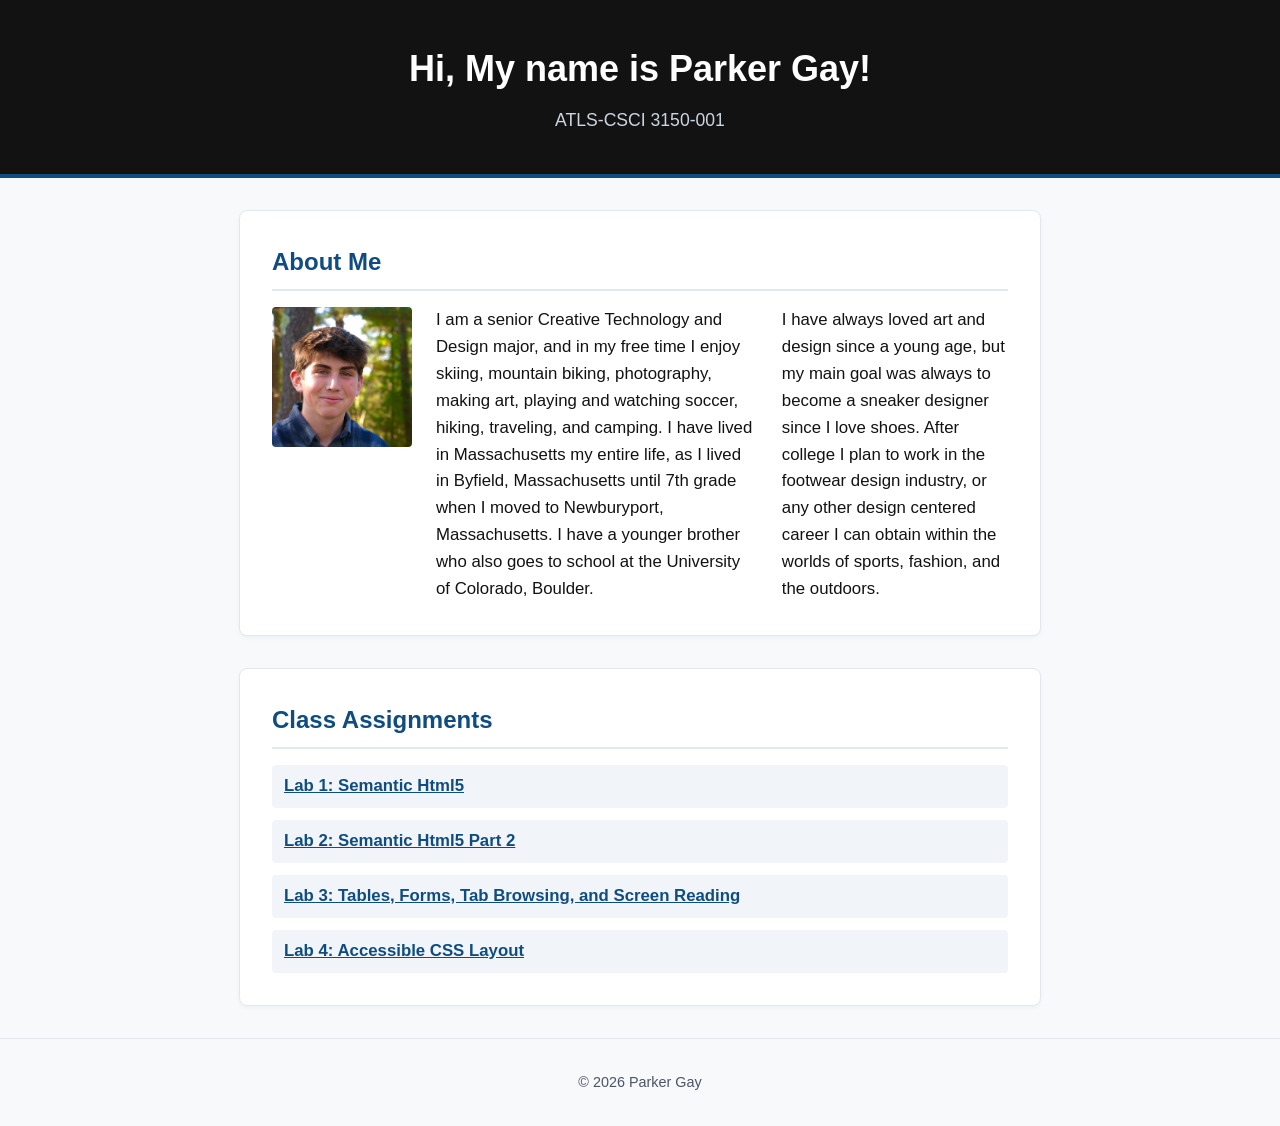
<file: index.html>
<!DOCTYPE html>
<html lang="en">
<head>
    <meta charset="UTF-8">
    <meta name="viewport" content="width=device-width, initial-scale=1.0">
    <title>Parker Gay Landing Site</title>

    <style>
        :root {
            --bg-color: #f8f9fa;
            --card-bg: #ffffff;
            --text-dark: #121212;
            --text-muted: #4a5568;
            --primary-blue: #0f4c81;
            --primary-blue-hover: #0a3256;
            --border-gray: #e2e8f0;
            --focus-ring: #2563eb;
        }

        * {
            box-sizing: border-box;
            margin: 0;
            padding: 0;
        }

        body {
            font-family: -apple-system, BlinkMacSystemFont, "Segoe UI", Roboto, Helvetica, Arial, sans-serif;
            line-height: 1.6;
            color: var(--text-dark);
            background-color: var(--bg-color);
        }

        .skip-link {
            position: absolute;
            top: -50px;
            left: 1rem;
            background: var(--text-dark);
            color: #ffffff;
            padding: 0.75rem 1.25rem;
            z-index: 100;
            text-decoration: none;
            font-weight: 600;
            border-radius: 4px;
            transition: top 0.2s ease-in-out;
        }

        .skip-link:focus {
            top: 1rem;
            outline: 3px solid var(--focus-ring);
        }

        a:focus, button:focus {
            outline: 3px solid var(--focus-ring);
            outline-offset: 3px;
        }

        .sr-only {
            position: absolute;
            width: 1px;
            height: 1px;
            padding: 0;
            margin: -1px;
            overflow: hidden;
            clip: rect(0, 0, 0, 0);
            white-space: nowrap;
            border: 0;
        }

        header {
            background-color: var(--text-dark);
            color: #ffffff;
            text-align: center;
            padding: 2.5rem 1rem;
            border-bottom: 4px solid var(--primary-blue);
        }

        h1 {
            font-size: 2.25rem;
            font-weight: 700;
            margin-bottom: 0.5rem;
        }

        header p {
            font-size: 1.1rem;
            color: #cbd5e0;
            font-weight: 500;
        }

        main {
            max-width: 850px;
            margin: 2rem auto;
            padding: 0 1.5rem;
            display: grid;
            grid-template-columns: 1fr;
            gap: 2rem;
        }

        section, nav {
            background: var(--card-bg);
            border: 1px solid var(--border-gray);
            border-radius: 8px;
            padding: 2rem;
            box-shadow: 0 2px 4px rgba(0, 0, 0, 0.04);
        }

        h2 {
            font-size: 1.5rem;
            color: var(--primary-blue);
            margin-bottom: 1rem;
            border-bottom: 2px solid var(--border-gray);
            padding-bottom: 0.5rem;
        }

        article {
            display: flex;
            flex-direction: column;
            gap: 1.5rem;
            align-items: flex-start;
        }

        article p {
            font-size: 1.05rem;
            color: var(--text-dark);
        }

        figure {
            margin: 0;
            flex-shrink: 0;
        }

        .profile-avatar {
            width: 140px;
            height: 140px;
            object-fit: cover;
            border-radius: 4px;
            background-color: var(--border-gray);
        }

        @media (min-width: 600px) {
            article {
                flex-direction: row;
                align-items: flex-start;
            }
        }

        nav ul {
            list-style: none;
            display: flex;
            flex-direction: column;
            gap: 0.75rem;
        }

        nav li a {
            display: block;
            color: var(--primary-blue);
            font-weight: 600;
            text-decoration: underline;
            font-size: 1.05rem;
            padding: 0.5rem 0.75rem;
            border-radius: 4px;
            background-color: #f1f5f9;
            transition: background-color 0.15s ease, color 0.15s ease;
        }

        nav li a:hover {
            background-color: var(--primary-blue);
            color: #ffffff;
            text-decoration: none;
        }

        footer {
            text-align: center;
            padding: 2rem 1rem;
            color: var(--text-muted);
            font-size: 0.9rem;
            border-top: 1px solid var(--border-gray);
            margin-top: 2rem;
        }
    </style>
</head>

<body>

    <a href="#main-content" class="skip-link">Skip to main content</a>

    <header>
        <h1>Hi, My name is Parker Gay!</h1>
        <p>ATLS-CSCI 3150-001</p>
    </header>

    <main id="main-content">

        <section aria-labelledby="about-heading">
            <h2 id="about-heading">About Me</h2>

            <article>
                <h3 class="sr-only">My Biography</h3>

                <figure>
                    <img src="ParkerGayPortrait.jpeg"
                         alt="Photo of me"
                         class="profile-avatar">
                </figure>

                <p>
                    I am a senior Creative Technology and Design major, and in my free time I enjoy skiing, mountain biking, photography, making art, playing and watching soccer, hiking, traveling, and camping. I have lived in Massachusetts my entire life, as I lived in Byfield, Massachusetts until 7th grade when I moved to Newburyport, Massachusetts. I have a younger brother who also goes to school at the University of Colorado, Boulder.
                </p>

                <p>
                    I have always loved art and design since a young age, but my main goal was always to become a sneaker designer since I love shoes. After college I plan to work in the footwear design industry, or any other design centered career I can obtain within the worlds of sports, fashion, and the outdoors.
                </p>
            </article>
        </section>

        <nav aria-label="Class Assignments Navigation">
            <h2>Class Assignments</h2>

            <ul>
                <li>
                    <a href="https://parkerg8165.github.io/universal-design/wikipediapage/">Lab 1: Semantic Html5</a>
                </li>

                <li>
                    <a href="wikipediapage/part2.html">Lab 2: Semantic Html5 Part 2</a>
                </li>

                <li>
                    <a href="Assignment5/index.html">Lab 3: Tables, Forms, Tab Browsing, and Screen Reading</a>
                </li>

                <li>
                    <a href="Assignment6/index.html">Lab 4: Accessible CSS Layout</a>
                </li>
            </ul>
        </nav>

    </main>

    <footer>
        <p>&copy; 2026 Parker Gay</p>
    </footer>

</body>
</html>
</file>
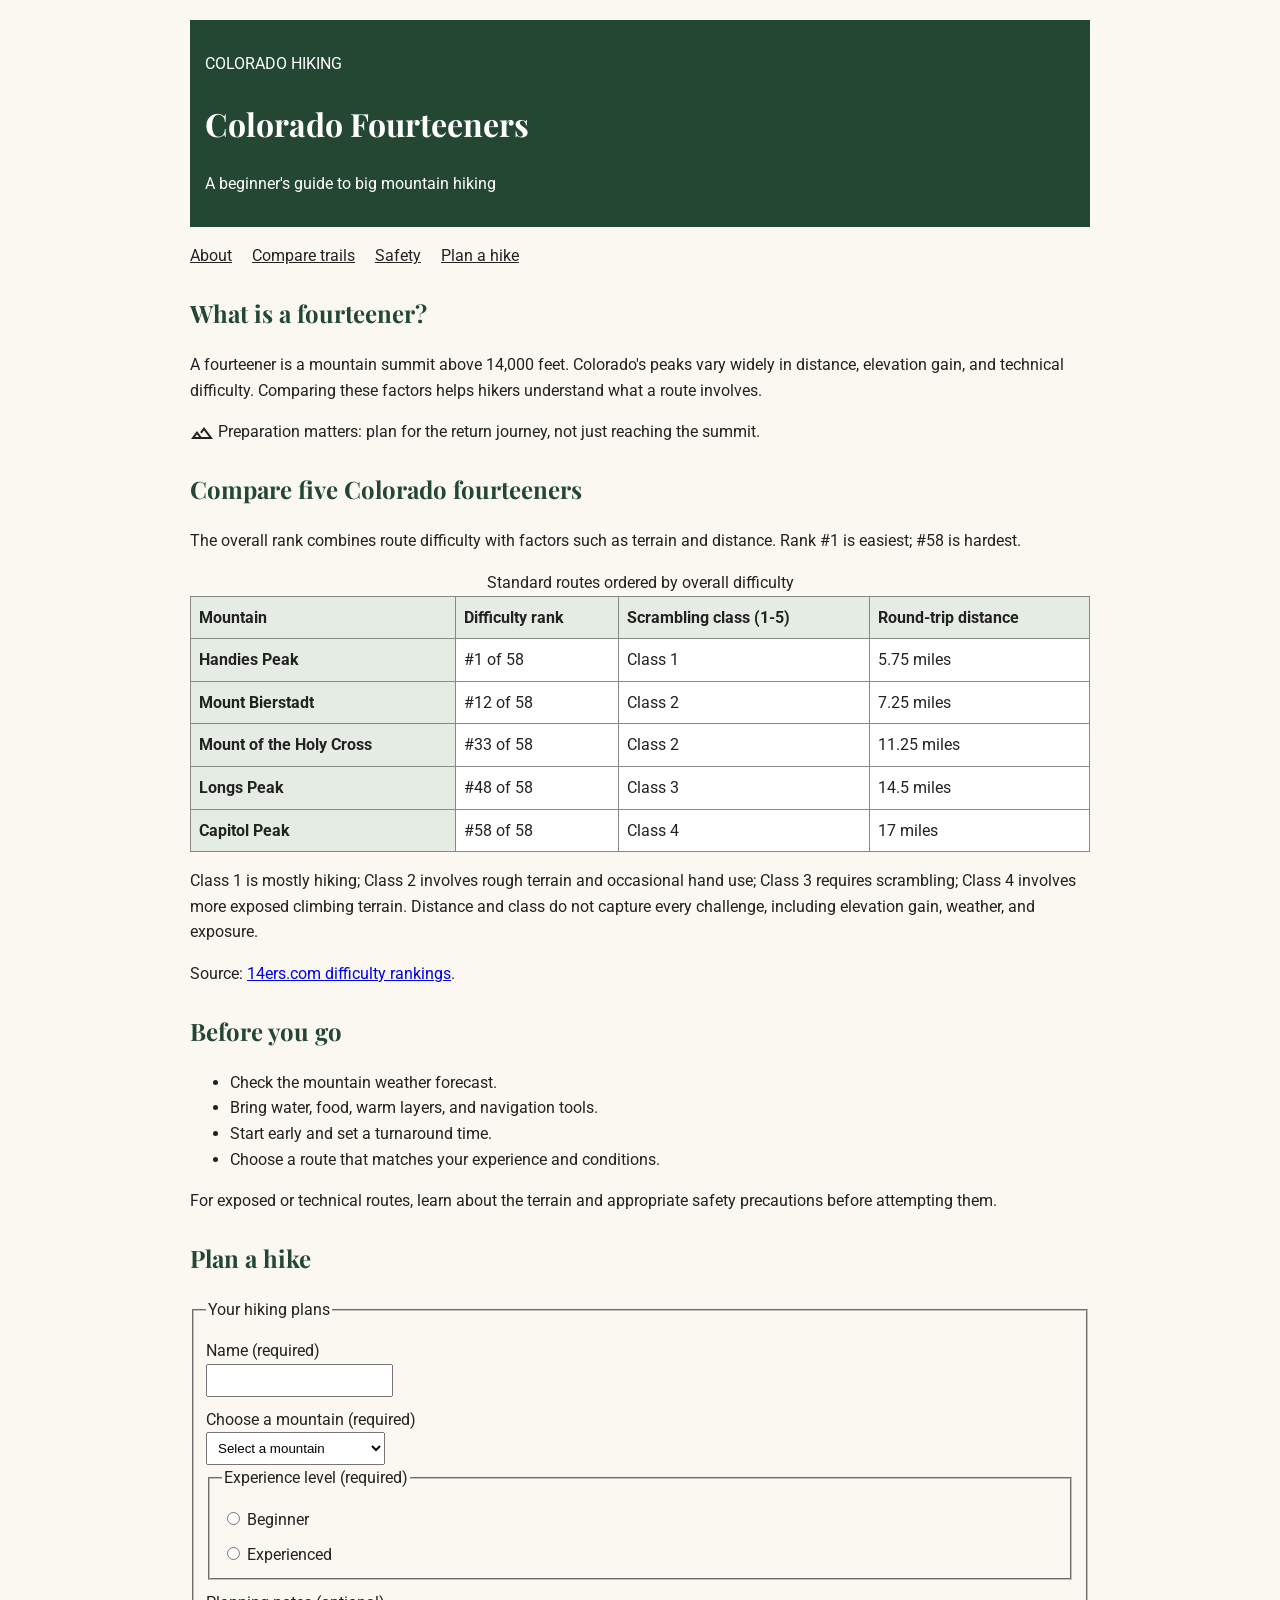
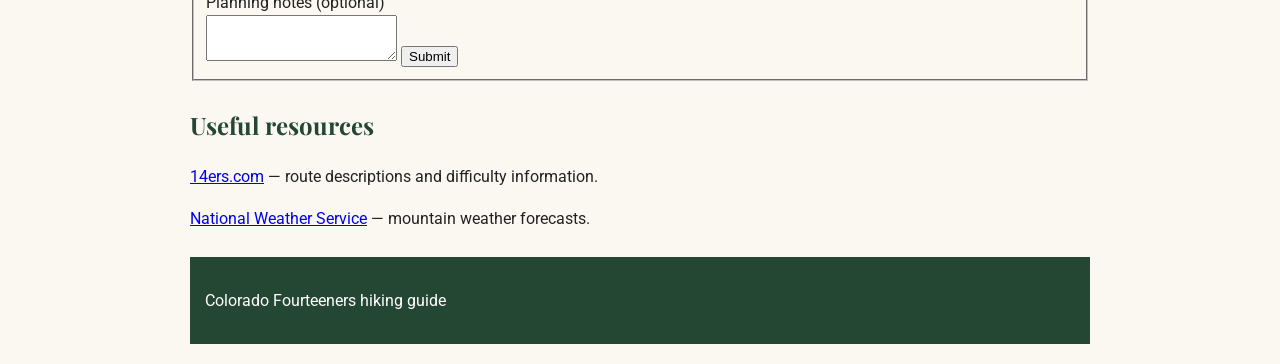
<file: Assignment 5/index.html>
<!DOCTYPE html>
<html lang="en">
<head>
<meta charset="UTF-8">
<meta name="viewport" content="width=device-width, initial-scale=1">
<title>Colorado Fourteeners</title>
<link href="https://fonts.googleapis.com/css2?family=Roboto&family=Playfair+Display&display=swap" rel="stylesheet">
<link href="https://fonts.googleapis.com/css2?family=Material+Symbols+Outlined" rel="stylesheet">
<style>
body { font-family:Roboto,sans-serif; max-width:900px; margin:auto; padding:20px; background:#faf8f1; color:#222; line-height:1.6; }
h1,h2 { font-family:"Playfair Display",serif; color:#244734; }
header,footer { background:#244734; color:white; padding:15px; }
header h1 { color:white; }
nav ul { display:flex; flex-wrap:wrap; gap:20px; padding:0; list-style:none; }
nav a { color:inherit; }
.skip { position:absolute; top:-100px; background:white; padding:10px; }
.skip:focus { top:0; }
.visually-hidden {
  position:absolute;
  width:1px;
  height:1px;
  padding:0;
  margin:-1px;
  overflow:hidden;
  clip-path:inset(50%);
  white-space:nowrap;
  border:0;
}
a:focus-visible,input:focus-visible,select:focus-visible,textarea:focus-visible,button:focus-visible { outline:3px solid #a04a00; }
section { margin:25px 0; }
table { border-collapse:collapse; width:100%; background:white; }
th,td { border:1px solid #888; padding:8px; text-align:left; }
th { background:#e5ece3; }
label { display:block; margin-top:10px; }
input,select,textarea { max-width:100%; padding:7px; }
.material-symbols-outlined { vertical-align:middle; }
@media(max-width:600px) {
  body { padding:10px; }
  table { font-size:0.85rem; }
  th,td { padding:5px; }
}
</style>
</head>
<body>
<a class="skip" href="#main">Skip to main content</a>

<header>
<p>COLORADO HIKING</p>
<h1>Colorado Fourteeners</h1>
<p>A beginner's guide to big mountain hiking</p>
</header>

<nav aria-label="Main navigation">
<h2 class="visually-hidden">Main navigation</h2>
<ul>
<li><a href="#about">About</a></li>
<li><a href="#trails">Compare trails</a></li>
<li><a href="#safety">Safety</a></li>
<li><a href="#planning">Plan a hike</a></li>
</ul>
</nav>

<main id="main" tabindex="-1">
<section id="about">
<h2>What is a fourteener?</h2>
<p>A fourteener is a mountain summit above 14,000 feet. Colorado's peaks vary widely in distance, elevation gain, and technical difficulty. Comparing these factors helps hikers understand what a route involves.</p>
<p><span class="material-symbols-outlined" aria-hidden="true">landscape</span> Preparation matters: plan for the return journey, not just reaching the summit.</p>
</section>

<section id="trails">
<h2>Compare five Colorado fourteeners</h2>
<p>The overall rank combines route difficulty with factors such as terrain and distance. Rank #1 is easiest; #58 is hardest.</p>
<table>
<caption>Standard routes ordered by overall difficulty</caption>
<thead>
<tr>
<th scope="col">Mountain</th>
<th scope="col">Difficulty rank</th>
<th scope="col">Scrambling class (1-5)</th>
<th scope="col">Round-trip distance</th>
</tr>
</thead>
<tbody>
<tr><th scope="row">Handies Peak</th><td>#1 of 58</td><td>Class 1</td><td>5.75 miles</td></tr>
<tr><th scope="row">Mount Bierstadt</th><td>#12 of 58</td><td>Class 2</td><td>7.25 miles</td></tr>
<tr><th scope="row">Mount of the Holy Cross</th><td>#33 of 58</td><td>Class 2</td><td>11.25 miles</td></tr>
<tr><th scope="row">Longs Peak</th><td>#48 of 58</td><td>Class 3</td><td>14.5 miles</td></tr>
<tr><th scope="row">Capitol Peak</th><td>#58 of 58</td><td>Class 4</td><td>17 miles</td></tr>
</tbody>
</table>
<p>Class 1 is mostly hiking; Class 2 involves rough terrain and occasional hand use; Class 3 requires scrambling; Class 4 involves more exposed climbing terrain. Distance and class do not capture every challenge, including elevation gain, weather, and exposure.</p>
<p>Source: <a href="https://www.14ers.com/routes_bydifficulty.php">14ers.com difficulty rankings</a>.</p>
</section>

<section id="safety">
<h2>Before you go</h2>
<ul>
<li>Check the mountain weather forecast.</li>
<li>Bring water, food, warm layers, and navigation tools.</li>
<li>Start early and set a turnaround time.</li>
<li>Choose a route that matches your experience and conditions.</li>
</ul>
<p>For exposed or technical routes, learn about the terrain and appropriate safety precautions before attempting them.</p>
</section>

<section id="planning">
<h2>Plan a hike</h2>
<form action="#planning" method="get">
<fieldset>
<legend>Your hiking plans</legend>
<label for="name">Name (required)</label>
<input id="name" name="name" autocomplete="name" required>

<label for="mountain">Choose a mountain (required)</label>
<select id="mountain" name="mountain" required>
<option value="">Select a mountain</option>
<option>Handies Peak</option>
<option>Mount Bierstadt</option>
<option>Mount of the Holy Cross</option>
<option>Longs Peak</option>
<option>Capitol Peak</option>
</select>

<fieldset>
<legend>Experience level (required)</legend>
<label><input type="radio" name="experience" value="beginner" required> Beginner</label>
<label><input type="radio" name="experience" value="experienced"> Experienced</label>
</fieldset>

<label for="notes">Planning notes (optional)</label>
<textarea id="notes" name="notes"></textarea>
<button type="submit">Submit</button>
</fieldset>
</form>
</section>

<section id="resources">
<h2>Useful resources</h2>
<p><a href="https://www.14ers.com/">14ers.com</a> — route descriptions and difficulty information.</p>
<p><a href="https://www.weather.gov/">National Weather Service</a> — mountain weather forecasts.</p>
</section>
</main>

<footer>
<p>Colorado Fourteeners hiking guide</p>
</footer>
</body>
</html>
</file>
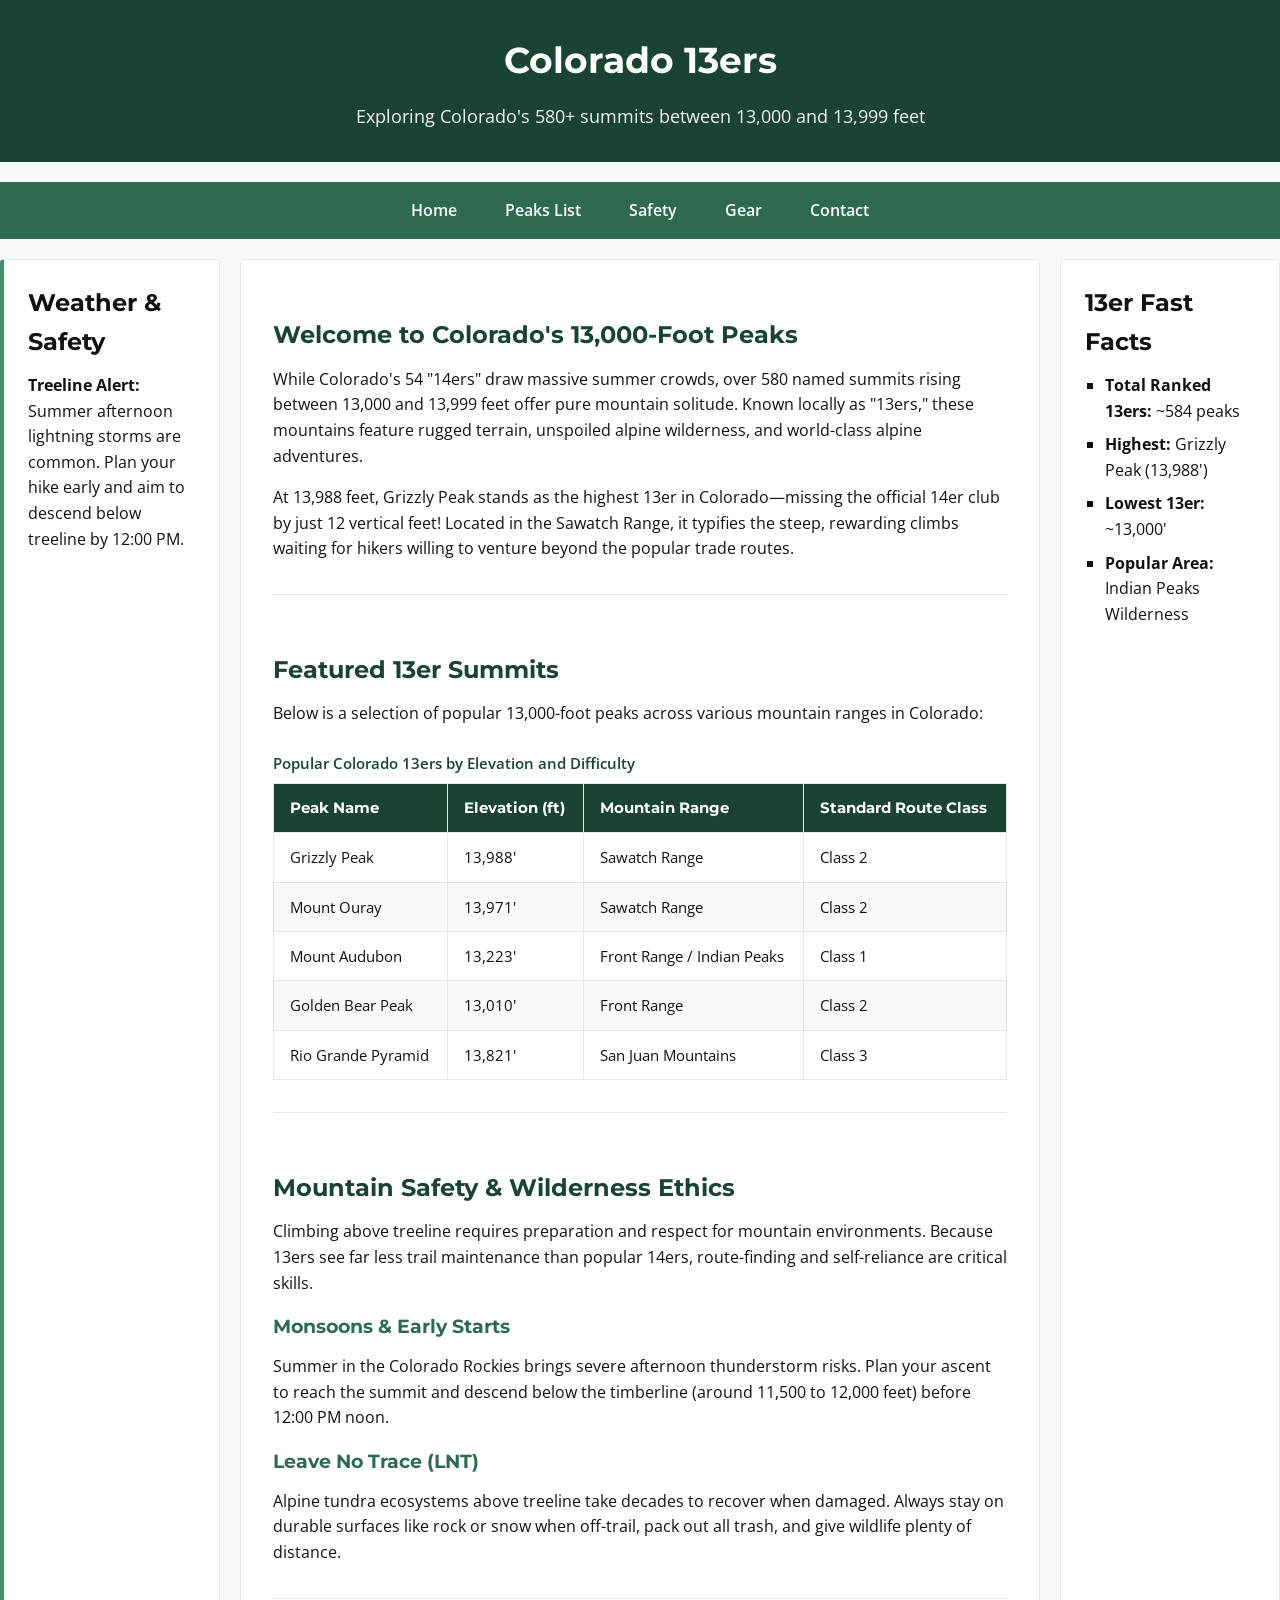
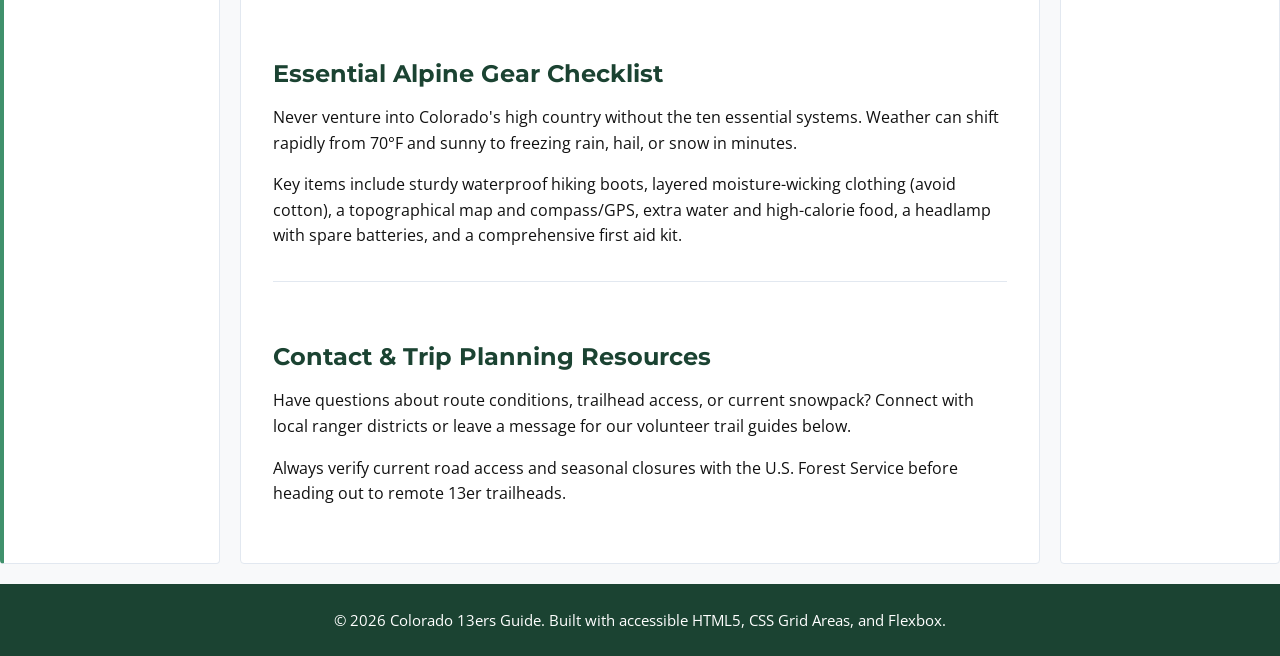
<file: Assignment 6/index.html>
<!DOCTYPE html>
<html lang="en">
<head>
    <meta charset="UTF-8">
    <meta name="viewport" content="width=device-width, initial-scale=1.0">
    <title>Colorado 13ers | Guide & Resource</title>
    <link rel="preconnect" href="https://fonts.googleapis.com">
    <link rel="preconnect" href="https://fonts.gstatic.com" crossorigin>
    <link href="https://fonts.googleapis.com/css2?family=Montserrat:wght@600;700&family=Open+Sans:wght@400;600&display=swap" rel="stylesheet">
    <link rel="stylesheet" href="styles.css">
</head>
<body>

    <header>
        <h1>Colorado 13ers</h1>
        <p>Exploring Colorado's 580+ summits between 13,000 and 13,999 feet</p>
    </header>

    <nav aria-label="Main Navigation">
        <h2 class="visually-hidden">Main Navigation</h2>
        <ul>
            <li><a href="#home">Home</a></li>
            <li><a href="#peaks">Peaks List</a></li>
            <li><a href="#safety">Safety</a></li>
            <li><a href="#gear">Gear</a></li>
            <li><a href="#contact">Contact</a></li>
        </ul>
    </nav>

    <main id="main-content">
        <section id="home">
            <h2>Welcome to Colorado's 13,000-Foot Peaks</h2>
            <p>While Colorado's 54 "14ers" draw massive summer crowds, over 580 named summits rising between 13,000 and 13,999 feet offer pure mountain solitude. Known locally as "13ers," these mountains feature rugged terrain, unspoiled alpine wilderness, and world-class alpine adventures.</p>
            
            <p>At 13,988 feet, Grizzly Peak stands as the highest 13er in Colorado—missing the official 14er club by just 12 vertical feet! Located in the Sawatch Range, it typifies the steep, rewarding climbs waiting for hikers willing to venture beyond the popular trade routes.</p>
        </section>

        <hr class="section-divider">

        <section id="peaks">
            <h2>Featured 13er Summits</h2>
            <p>Below is a selection of popular 13,000-foot peaks across various mountain ranges in Colorado:</p>
            
            <div class="table-container">
                <table>
                    <caption>Popular Colorado 13ers by Elevation and Difficulty</caption>
                    <thead>
                        <tr>
                            <th scope="col">Peak Name</th>
                            <th scope="col">Elevation (ft)</th>
                            <th scope="col">Mountain Range</th>
                            <th scope="col">Standard Route Class</th>
                        </tr>
                    </thead>
                    <tbody>
                        <tr>
                            <td>Grizzly Peak</td>
                            <td>13,988'</td>
                            <td>Sawatch Range</td>
                            <td>Class 2</td>
                        </tr>
                        <tr>
                            <td>Mount Ouray</td>
                            <td>13,971'</td>
                            <td>Sawatch Range</td>
                            <td>Class 2</td>
                        </tr>
                        <tr>
                            <td>Mount Audubon</td>
                            <td>13,223'</td>
                            <td>Front Range / Indian Peaks</td>
                            <td>Class 1</td>
                        </tr>
                        <tr>
                            <td>Golden Bear Peak</td>
                            <td>13,010'</td>
                            <td>Front Range</td>
                            <td>Class 2</td>
                        </tr>
                        <tr>
                            <td>Rio Grande Pyramid</td>
                            <td>13,821'</td>
                            <td>San Juan Mountains</td>
                            <td>Class 3</td>
                        </tr>
                    </tbody>
                </table>
            </div>
        </section>

        <hr class="section-divider">

        <section id="safety">
            <h2>Mountain Safety & Wilderness Ethics</h2>
            <p>Climbing above treeline requires preparation and respect for mountain environments. Because 13ers see far less trail maintenance than popular 14ers, route-finding and self-reliance are critical skills.</p>
            
            <h3>Monsoons & Early Starts</h3>
            <p>Summer in the Colorado Rockies brings severe afternoon thunderstorm risks. Plan your ascent to reach the summit and descend below the timberline (around 11,500 to 12,000 feet) before 12:00 PM noon.</p>
            
            <h3>Leave No Trace (LNT)</h3>
            <p>Alpine tundra ecosystems above treeline take decades to recover when damaged. Always stay on durable surfaces like rock or snow when off-trail, pack out all trash, and give wildlife plenty of distance.</p>
        </section>

        <hr class="section-divider">

        <section id="gear">
            <h2>Essential Alpine Gear Checklist</h2>
            <p>Never venture into Colorado's high country without the ten essential systems. Weather can shift rapidly from 70°F and sunny to freezing rain, hail, or snow in minutes.</p>
            <p>Key items include sturdy waterproof hiking boots, layered moisture-wicking clothing (avoid cotton), a topographical map and compass/GPS, extra water and high-calorie food, a headlamp with spare batteries, and a comprehensive first aid kit.</p>
        </section>

        <hr class="section-divider">

        <section id="contact">
            <h2>Contact & Trip Planning Resources</h2>
            <p>Have questions about route conditions, trailhead access, or current snowpack? Connect with local ranger districts or leave a message for our volunteer trail guides below.</p>
            <p>Always verify current road access and seasonal closures with the U.S. Forest Service before heading out to remote 13er trailheads.</p>
        </section>
    </main>

    <aside class="sidebar-left" aria-label="Safety Alerts">
        <h2>Weather & Safety</h2>
        <p><strong>Treeline Alert:</strong> Summer afternoon lightning storms are common. Plan your hike early and aim to descend below treeline by 12:00 PM.</p>
    </aside>

    <aside class="sidebar-right" aria-label="Peak Statistics">
        <h2>13er Fast Facts</h2>
        <ul>
            <li><strong>Total Ranked 13ers:</strong> ~584 peaks</li>
            <li><strong>Highest:</strong> Grizzly Peak (13,988')</li>
            <li><strong>Lowest 13er:</strong> ~13,000'</li>
            <li><strong>Popular Area:</strong> Indian Peaks Wilderness</li>
        </ul>
    </aside>

    <footer>
        <p>&copy; 2026 Colorado 13ers Guide. Built with accessible HTML5, CSS Grid Areas, and Flexbox.</p>
    </footer>

</body>
</html>
</file>
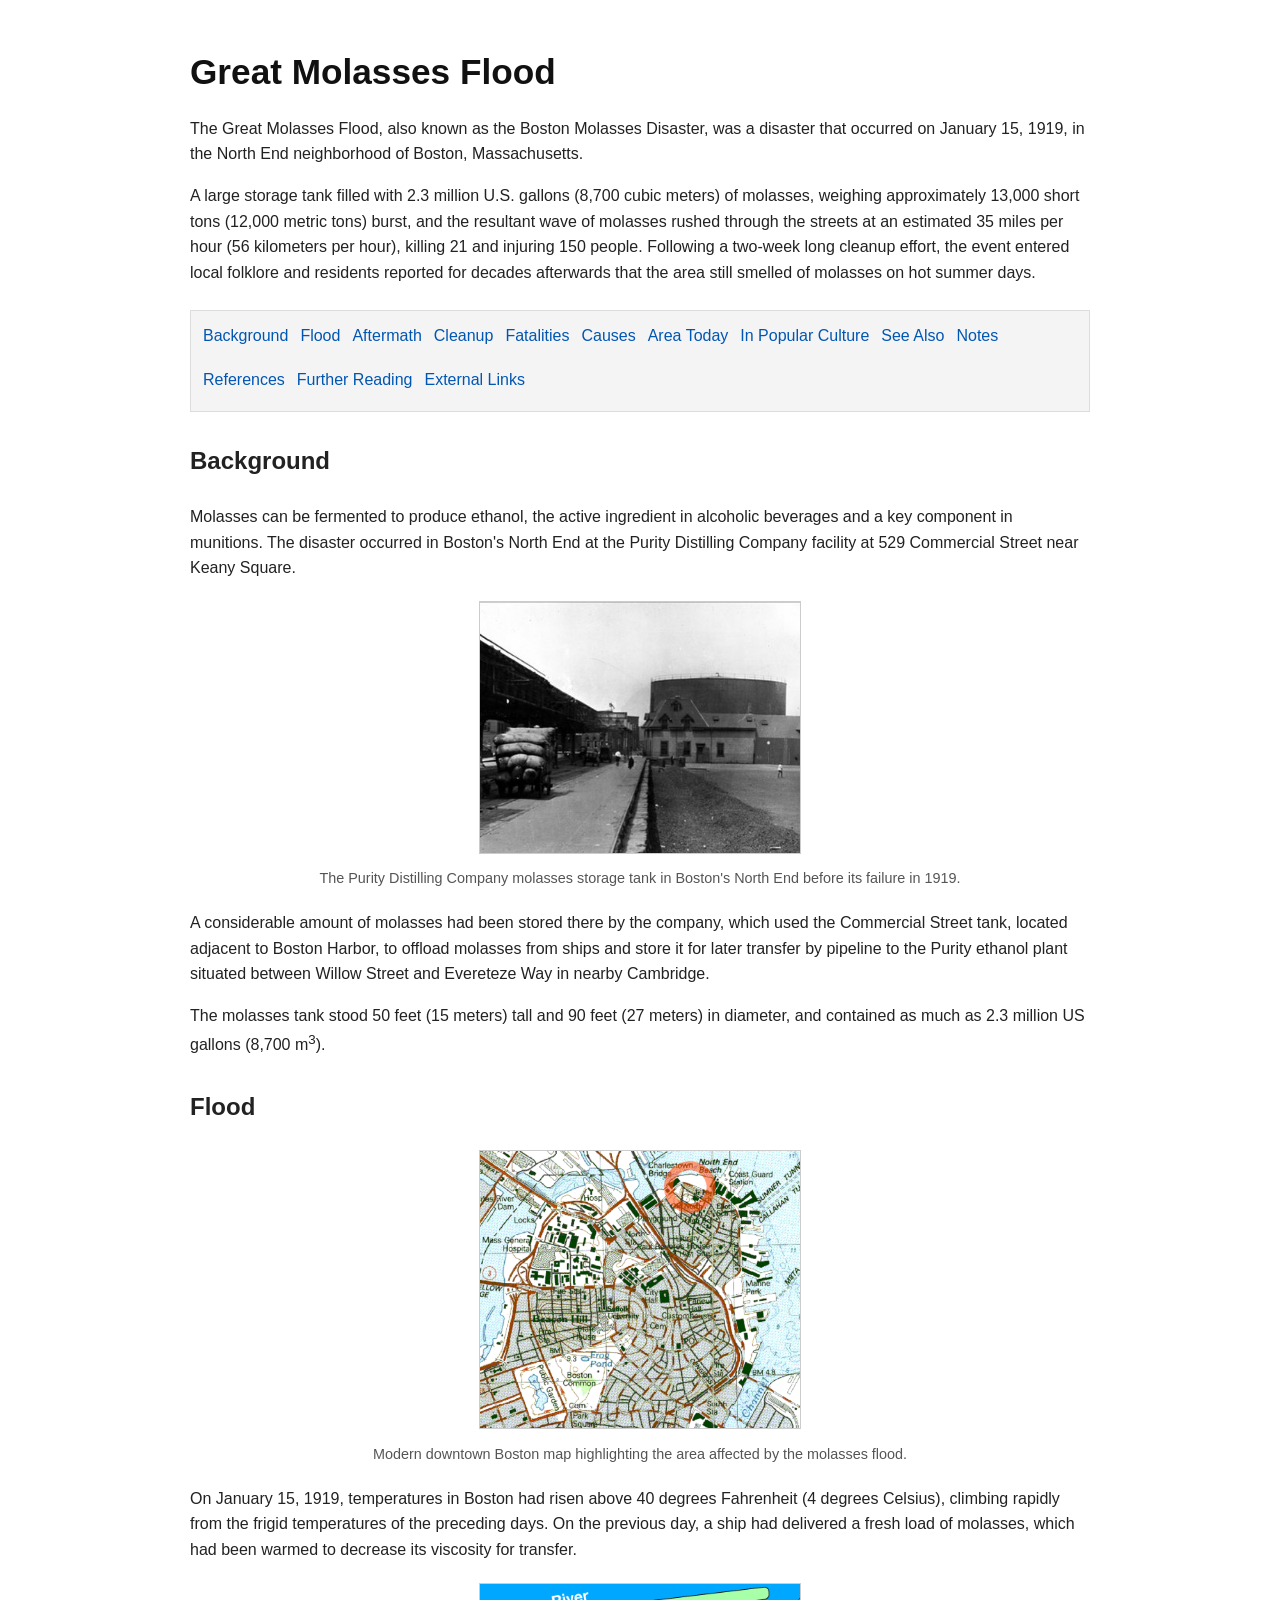
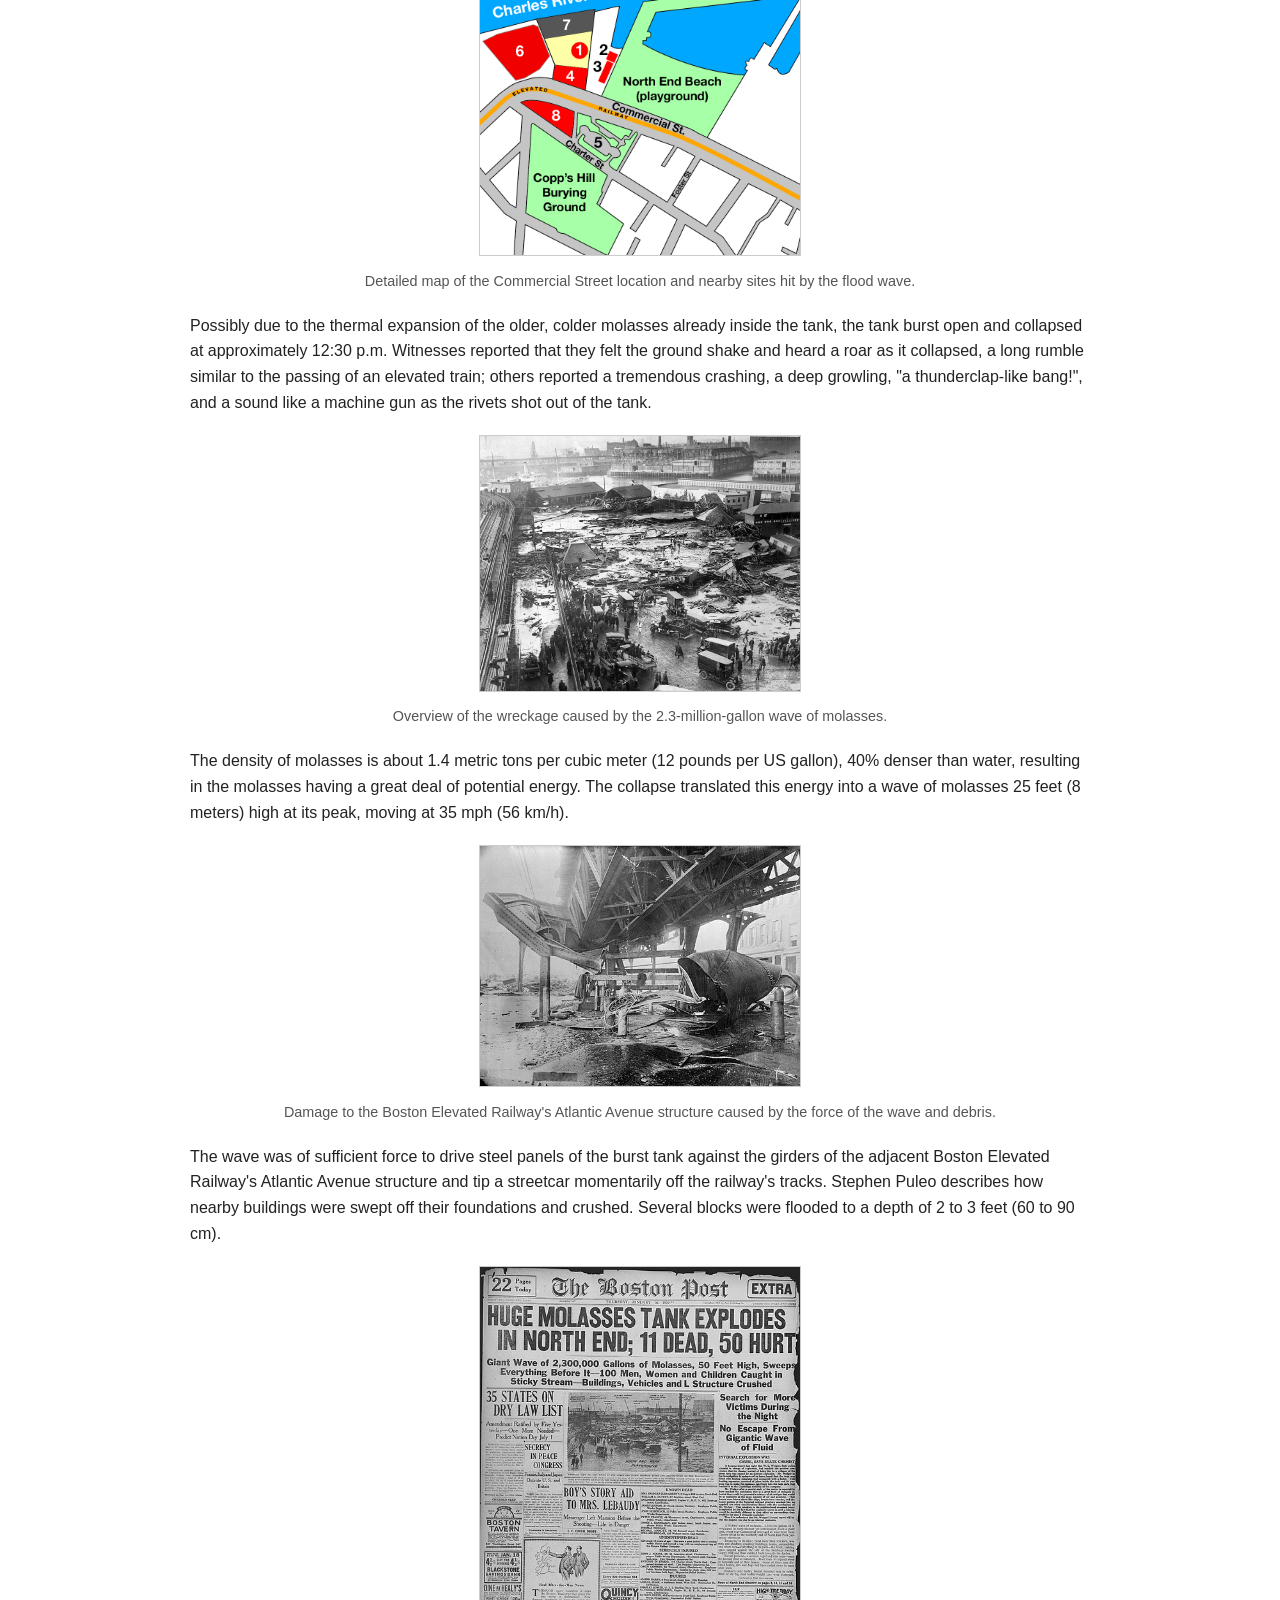
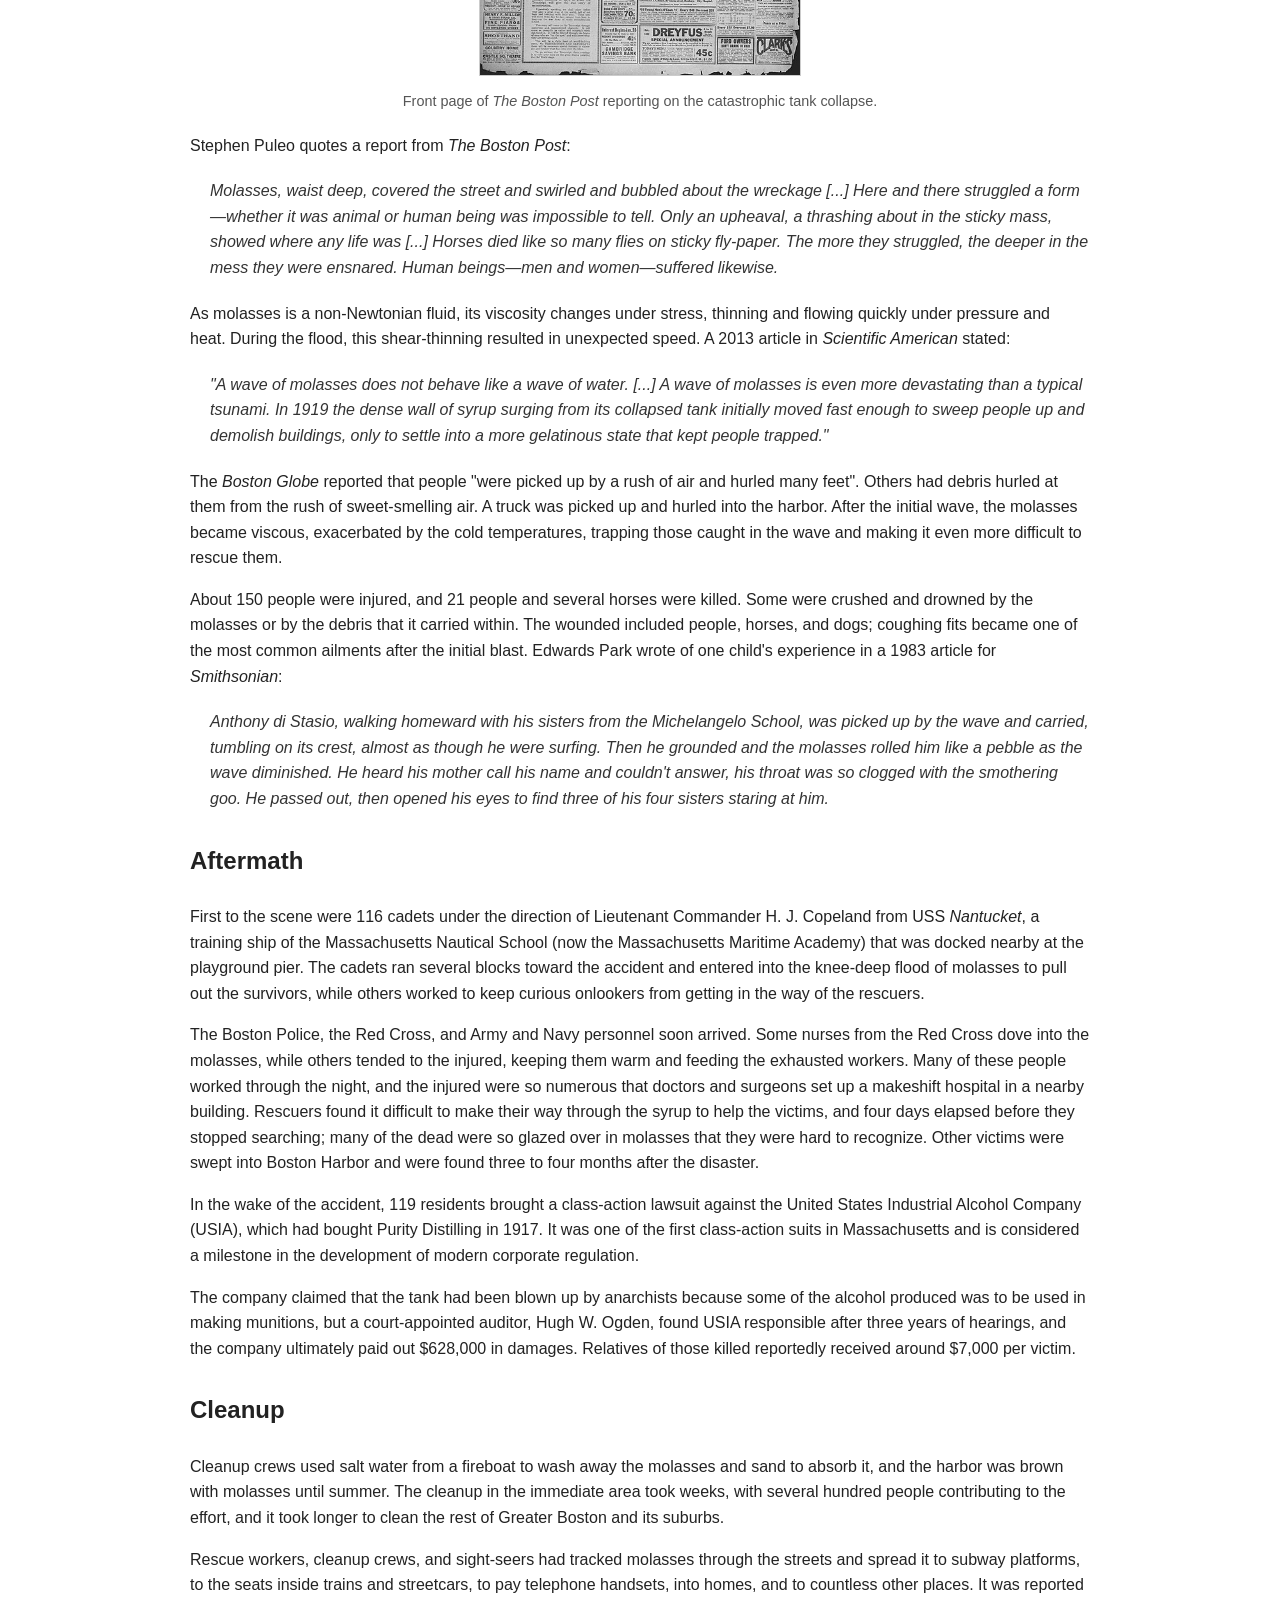
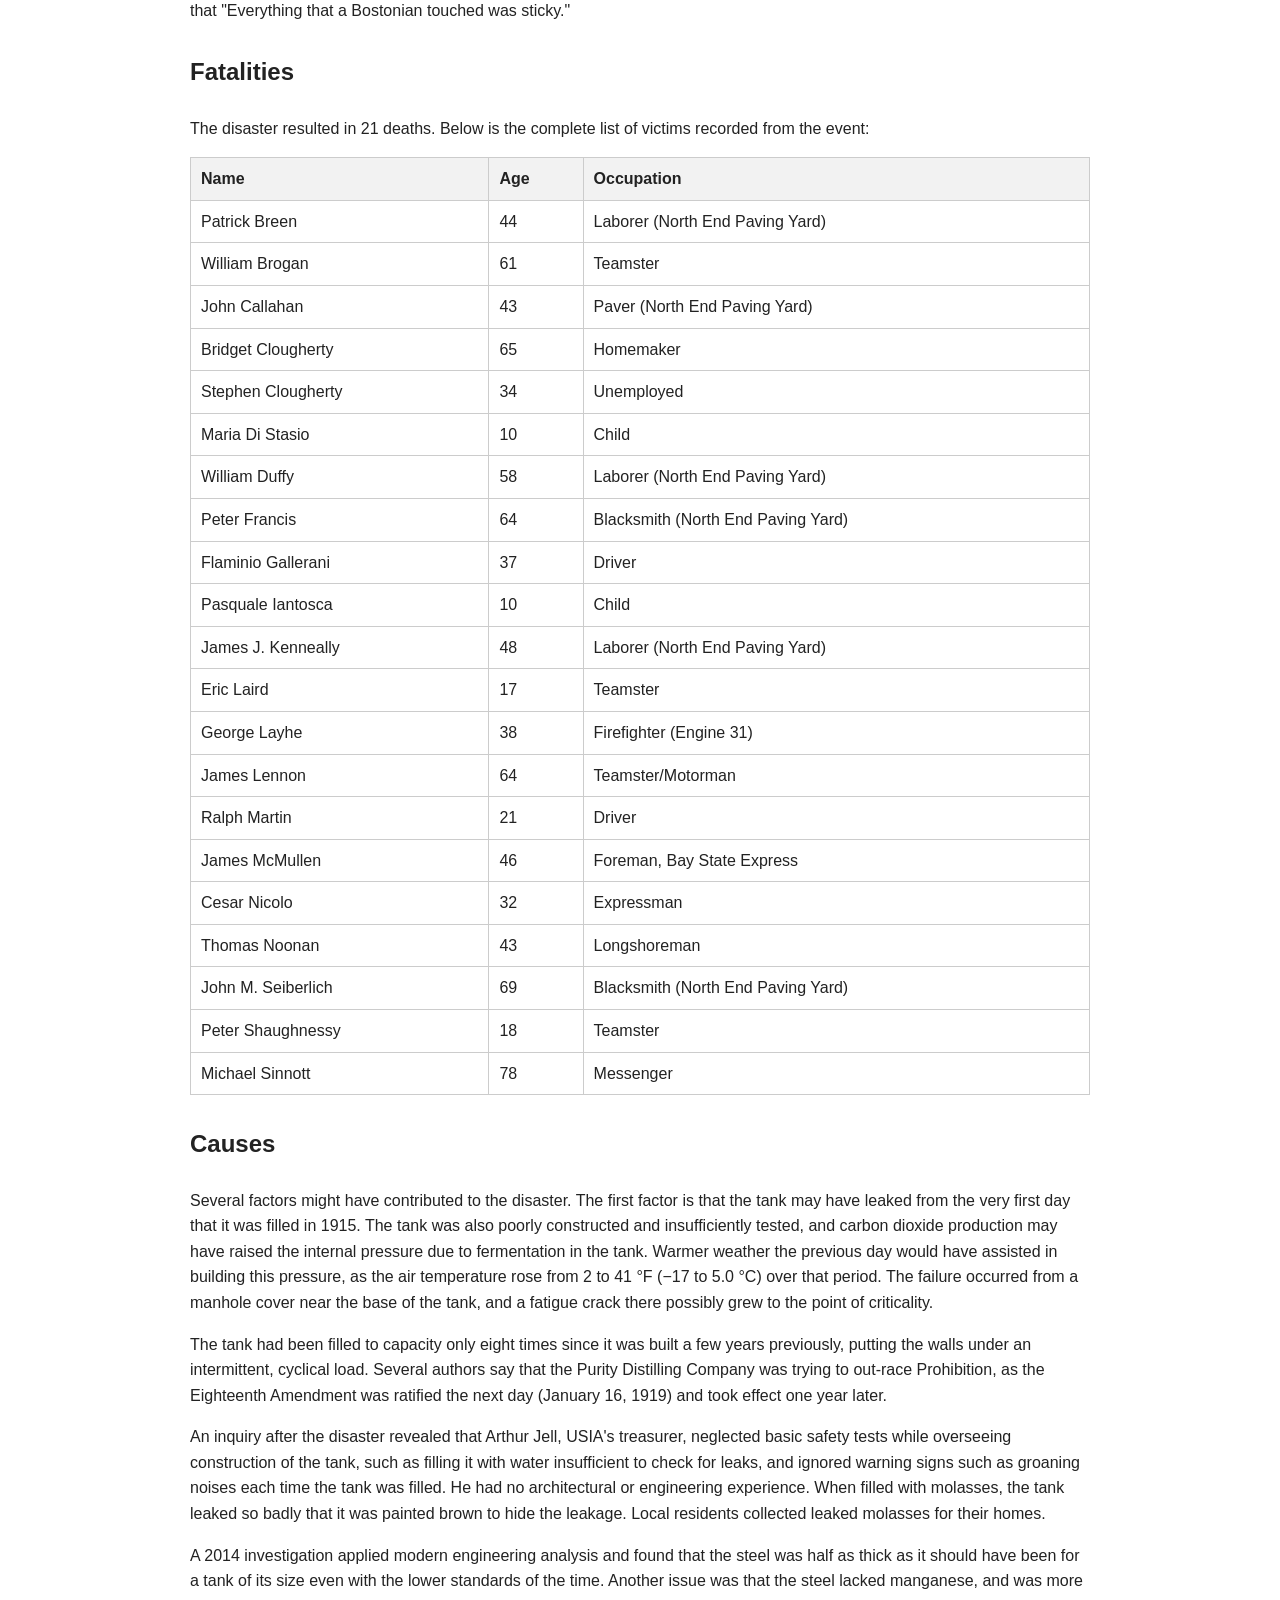
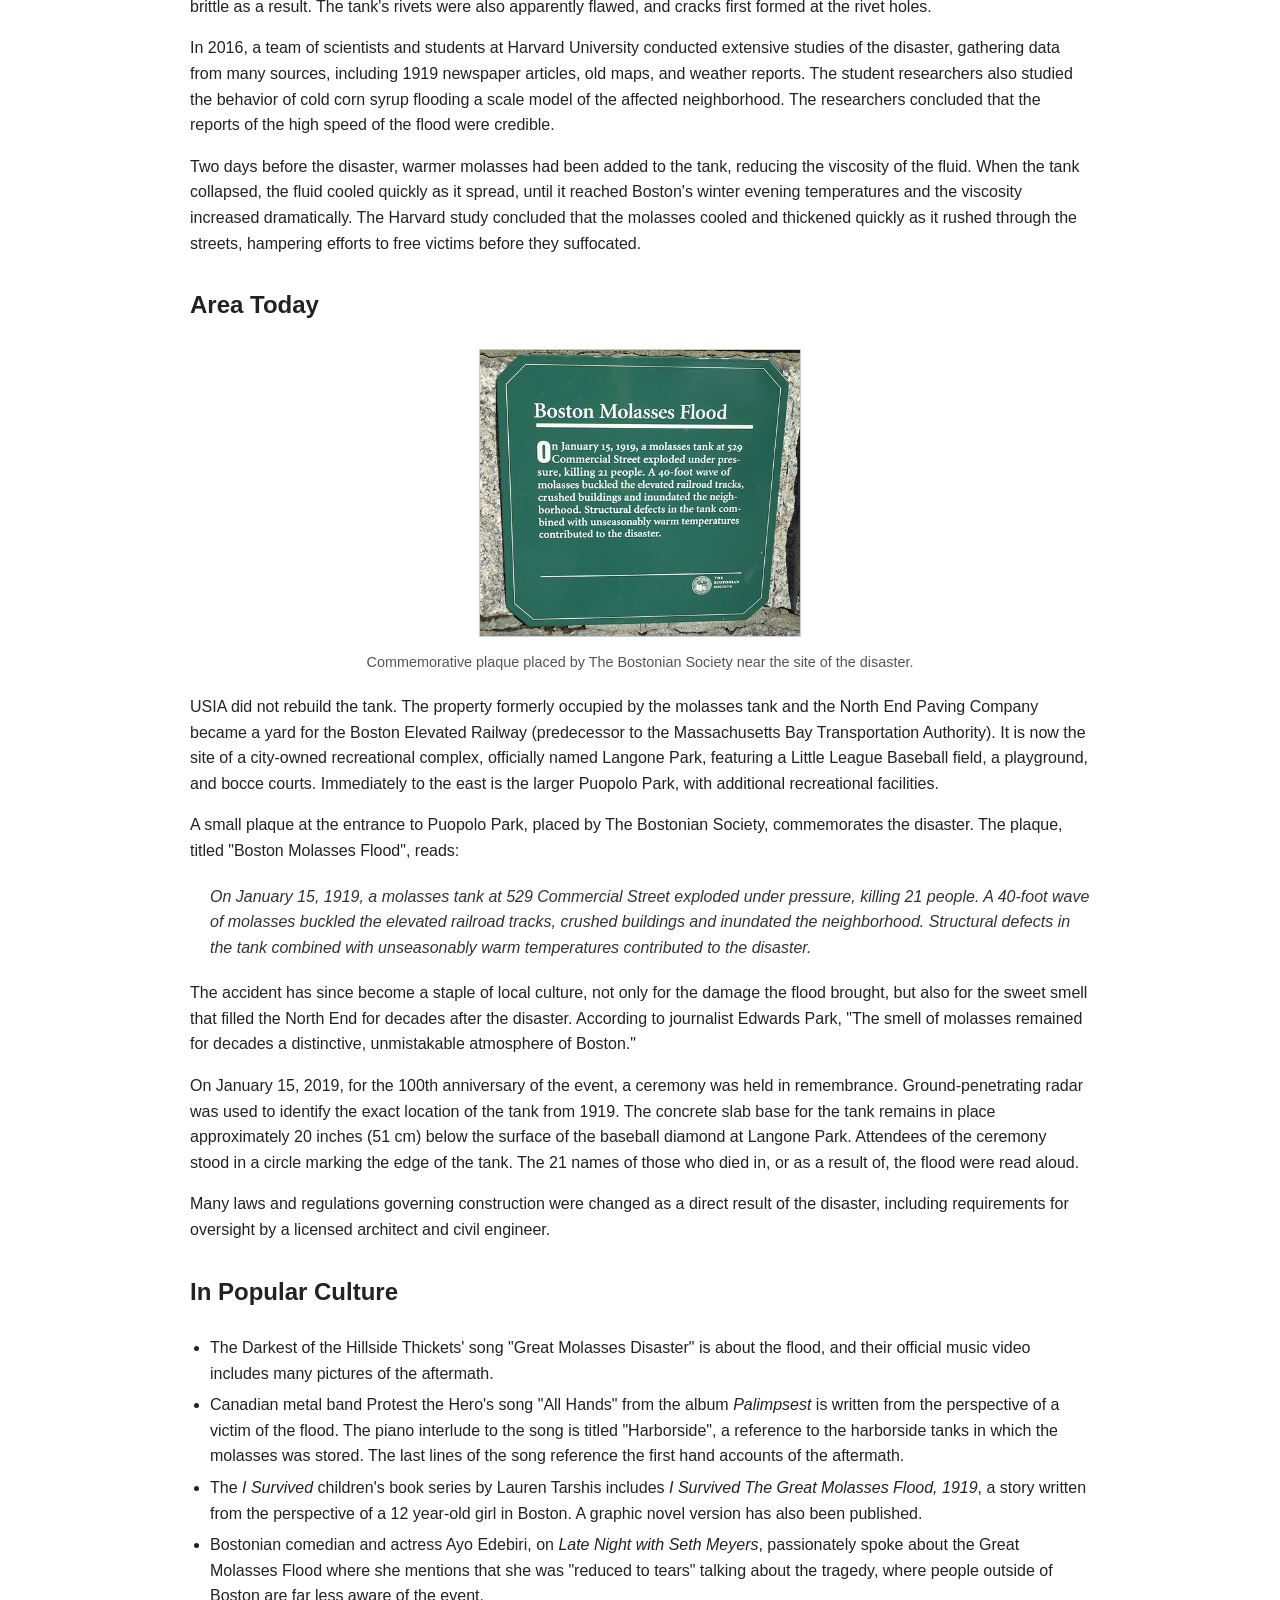
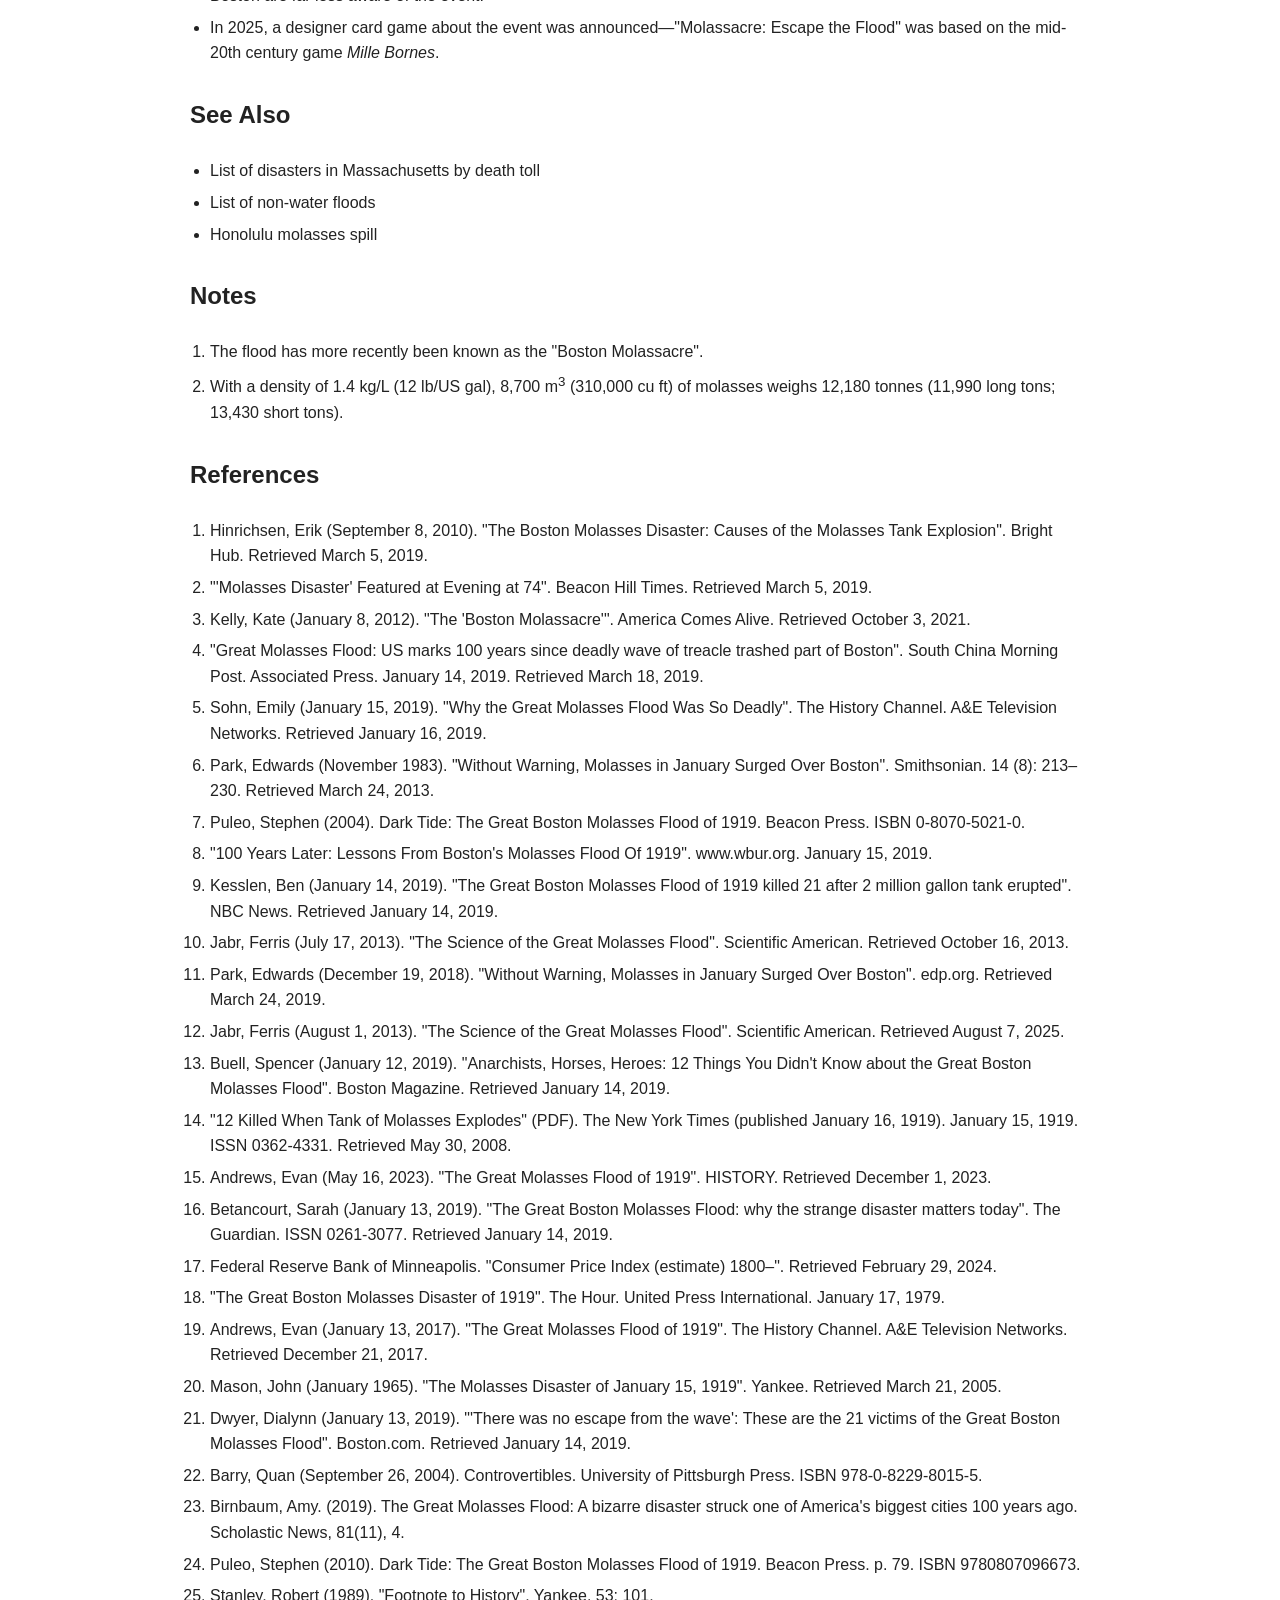
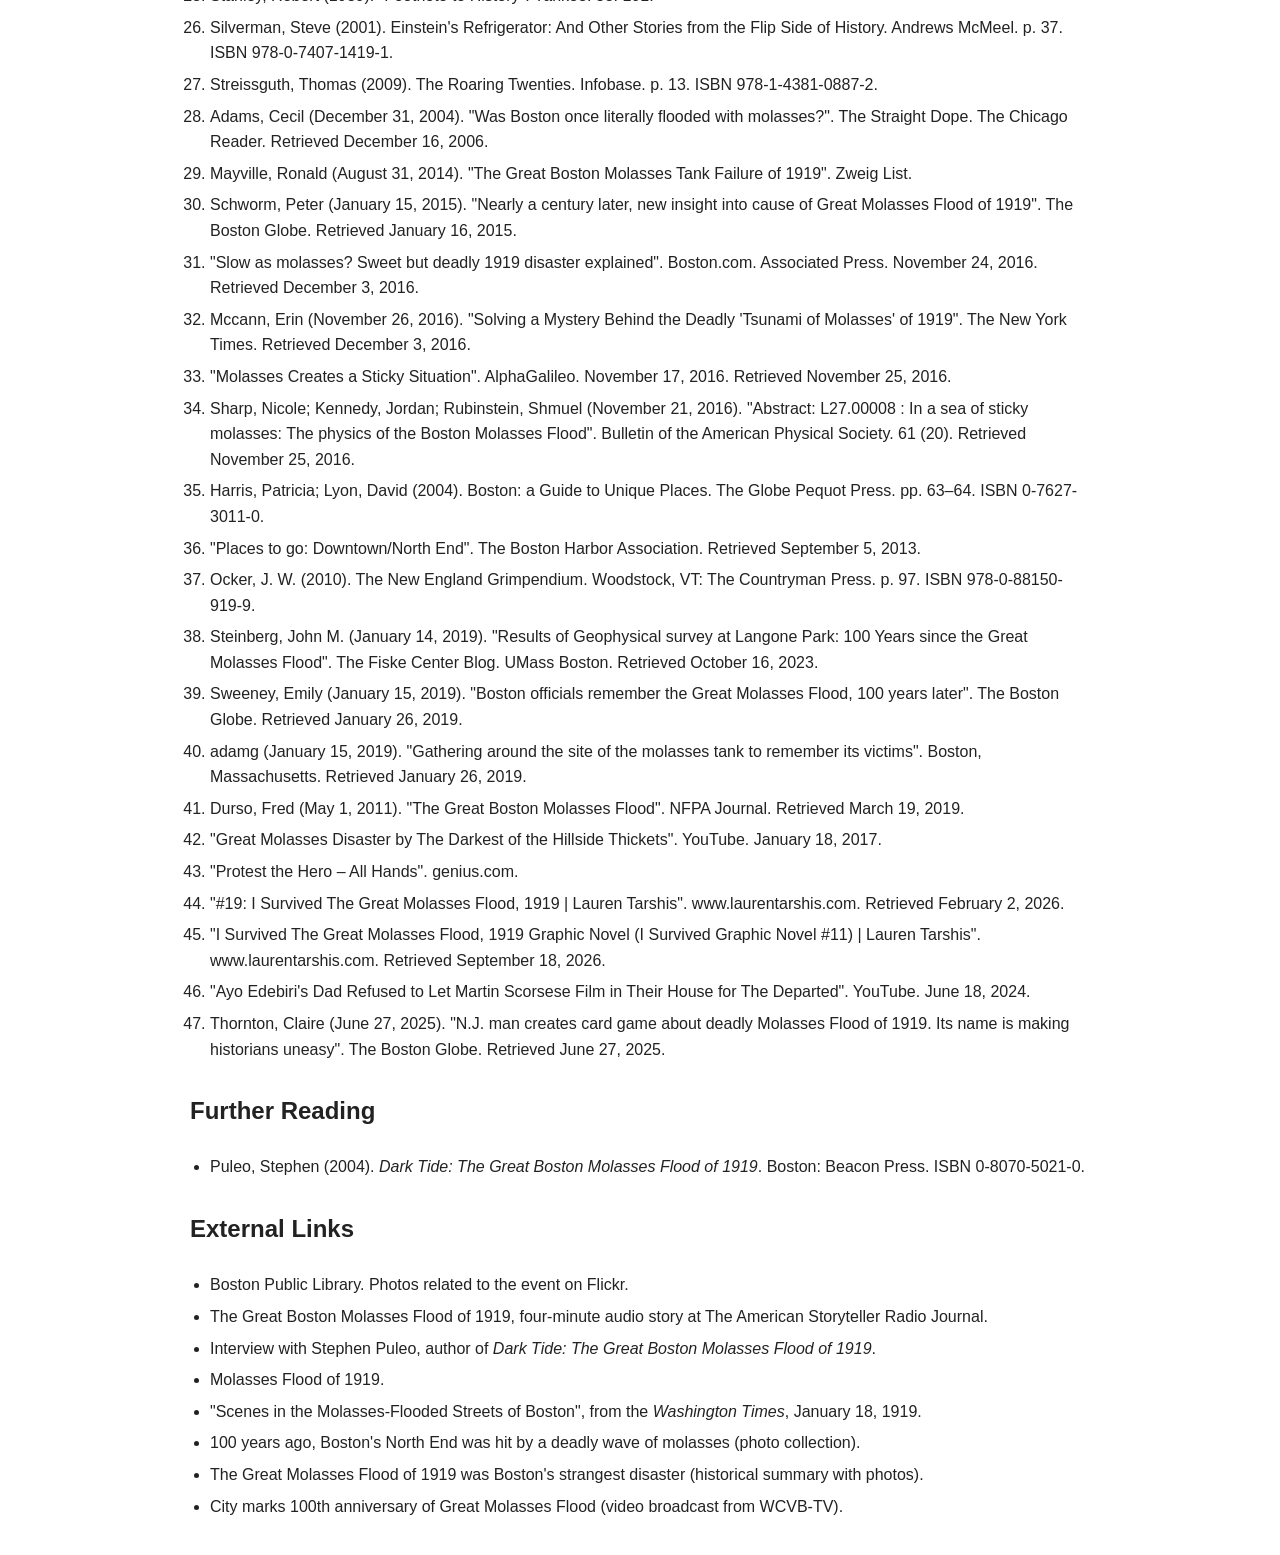
<file: wikipediapage/index.html>
<!DOCTYPE html>
<html lang="en">
<head>
    <meta charset="UTF-8">
    <title>Great Molasses Flood</title>
    <style>
        body {
            font-family: Arial, Helvetica, sans-serif;
            line-height: 1.6;
            max-width: 900px;
            margin: 0 auto;
            padding: 20px;
            background-color: #ffffff;
            color: #222222;
        }

        header {
            margin-bottom: 25px;
        }

        h1 {
            font-size: 2.2rem;
            color: #111111;
            margin-bottom: 10px;
        }

        h2 {
            font-size: 1.5rem;
            padding-bottom: 4px;
            margin-top: 30px;
            color: #222222;
        }

        nav {
            background-color: #f4f4f4;
            padding: 12px;
            margin-bottom: 25px;
            border: 1px solid #ddd;
        }

        nav ul {
            list-style: none;
            padding: 0;
            margin: 0;
            display: flex;
            flex-wrap: wrap;
            gap: 12px;
        }

        nav a {
            color: #0056b3;
            text-decoration: none;
        }

        nav a:hover {
            text-decoration: underline;
        }

        figure {
            margin: 20px 0;
            text-align: center;
        }

        figure img {
            max-width: 320px;
            width: 100%;
            height: auto;
            border: 1px solid #ccc;
            display: inline-block;
        }

        figcaption {
            font-size: 0.9rem;
            color: #555555;
            margin-top: 6px;
        }

        blockquote {
            margin: 20px 0 20px 20px;
            padding-left: 0;
            font-style: italic;
            color: #333333;
        }

        table {
            width: 100%;
            border-collapse: collapse;
            margin-top: 15px;
        }

        th, td {
            border: 1px solid #ccc;
            padding: 8px 10px;
            text-align: left;
        }

        th {
            background-color: #f2f2f2;
        }

        ul, ol {
            padding-left: 20px;
        }

        li {
            margin-bottom: 6px;
        }

        /* Hide only visually, but have it available for screen readers: */
        .sr-only {
            border: 0;
            clip: rect(0, 0, 0, 0);
            height: 1px;
            margin: -1px;
            overflow: hidden;
            padding: 0;
            position: absolute;
            white-space: nowrap;
            width: 1px;
        }
    </style>
</head>
<body>

    <header>
        <h1>Great Molasses Flood</h1>
        <h2 class="sr-only">Header Introduction</h2>

        <p>
            The Great Molasses Flood, also known as the Boston Molasses Disaster,
            was a disaster that occurred on January 15, 1919, in the North End
            neighborhood of Boston, Massachusetts.
        </p>

        <p>
            A large storage tank filled with 2.3 million U.S. gallons (8,700 cubic meters) of molasses,
            weighing approximately 13,000 short tons (12,000 metric tons) burst, and the resultant wave
            of molasses rushed through the streets at an estimated 35 miles per hour (56 kilometers per hour),
            killing 21 and injuring 150 people. Following a two-week long cleanup effort, the event entered
            local folklore and residents reported for decades afterwards that the area still smelled of molasses on hot summer days.
        </p>
    </header>
<nav aria-label="Main navigation">
    <h2 class="sr-only">Navigation Menu</h2>
    <ul>
        <li><a href="#background">Background</a></li>
        <li><a href="#flood">Flood</a></li>
        <li><a href="#aftermath">Aftermath</a></li>
        <li><a href="#cleanup">Cleanup</a></li>
        <li><a href="#fatalities">Fatalities</a></li>
        <li><a href="#causes">Causes</a></li>
        <li><a href="#area-today">Area Today</a></li>
        <li><a href="#popular-culture">In Popular Culture</a></li>
        <li><a href="#see-also">See Also</a></li>
        <li><a href="#notes">Notes</a></li>
        <li><a href="#references">References</a></li>
        <li><a href="#further-reading">Further Reading</a></li>
        <li><a href="#external-links">External Links</a></li>
    </ul>
</nav>
    <main>

        <section id="background">
            <h2>Background</h2>

            <p>
                Molasses can be fermented to produce ethanol, the active ingredient in alcoholic beverages
                and a key component in munitions. The disaster occurred in Boston's North End at the
                Purity Distilling Company facility at 529 Commercial Street near Keany Square.
            </p>

            <figure>
                <img src="images/NorthEndTank.jpg" alt="Purity Distilling Company molasses tank in the North End prior to the flood">
                <figcaption>
                    The Purity Distilling Company molasses storage tank in Boston's North End before its failure in 1919.
                </figcaption>
            </figure>

            <p>
                A considerable amount of molasses had been stored there by the company, which used the Commercial Street
                tank, located adjacent to Boston Harbor, to offload molasses from ships and store it for later transfer
                by pipeline to the Purity ethanol plant situated between Willow Street and Evereteze Way in nearby Cambridge.
            </p>

            <p>
                The molasses tank stood 50 feet (15 meters) tall and 90 feet (27 meters) in diameter, and contained as much as 2.3 million US gallons (8,700 m<sup>3</sup>).
            </p>
        </section>

        <section id="flood">
            <h2>Flood</h2>

            <figure>
                <img src="images/BostonAreaMap.png" alt="Map of downtown Boston showing the location of the North End flood area">
                <figcaption>
                    Modern downtown Boston map highlighting the area affected by the molasses flood.
                </figcaption>
            </figure>

            <p>
                On January 15, 1919, temperatures in Boston had risen above 40 degrees Fahrenheit (4 degrees Celsius),
                climbing rapidly from the frigid temperatures of the preceding days. On the previous day, a ship had delivered
                a fresh load of molasses, which had been warmed to decrease its viscosity for transfer.
            </p>

            <figure>
                <img src="images/BostonDetailMap.png" alt="Detailed site plan map of the North End molasses flood area">
                <figcaption>
                    Detailed map of the Commercial Street location and nearby sites hit by the flood wave.
                </figcaption>
            </figure>

            <p>
                Possibly due to the thermal expansion of the older, colder molasses already inside the tank, the tank burst
                open and collapsed at approximately 12:30 p.m. Witnesses reported that they felt the ground shake and heard a
                roar as it collapsed, a long rumble similar to the passing of an elevated train; others reported a tremendous
                crashing, a deep growling, "a thunderclap-like bang!", and a sound like a machine gun as the rivets shot out of the tank.
            </p>

            <figure>
                <img src="images/BostonMolassesDisaster.jpg" alt="Overview of the devastation and wreckage after the molasses tank burst">
                <figcaption>
                    Overview of the wreckage caused by the 2.3-million-gallon wave of molasses.
                </figcaption>
            </figure>

            <p>
                The density of molasses is about 1.4 metric tons per cubic meter (12 pounds per US gallon), 40% denser than water,
                resulting in the molasses having a great deal of potential energy. The collapse translated this energy into a wave
                of molasses 25 feet (8 meters) high at its peak, moving at 35 mph (56 km/h).
            </p>

            <figure>
                <img src="images/TrainStructure.jpg" alt="Damaged structure of the Atlantic Avenue Elevated railway line after the collapse">
                <figcaption>
                    Damage to the Boston Elevated Railway's Atlantic Avenue structure caused by the force of the wave and debris.
                </figcaption>
            </figure>

            <p>
                The wave was of sufficient force to drive steel panels of the burst tank against the girders of the adjacent
                Boston Elevated Railway's Atlantic Avenue structure and tip a streetcar momentarily off the railway's tracks.
                Stephen Puleo describes how nearby buildings were swept off their foundations and crushed. Several blocks were
                flooded to a depth of 2 to 3 feet (60 to 90 cm).
            </p>

            <figure>
                <img src="images/BostonPost.jpg" alt="Front page of The Boston Post newspaper reporting on the Great Molasses Flood">
                <figcaption>
                    Front page of <em>The Boston Post</em> reporting on the catastrophic tank collapse.
                </figcaption>
            </figure>

            <p>
                Stephen Puleo quotes a report from <em>The Boston Post</em>:
            </p>

            <blockquote>
                <p>
                    Molasses, waist deep, covered the street and swirled and bubbled about the wreckage [...] Here and there struggled a form—whether
                    it was animal or human being was impossible to tell. Only an upheaval, a thrashing about in the sticky mass, showed where
                    any life was [...] Horses died like so many flies on sticky fly-paper. The more they struggled, the deeper in the mess they were ensnared.
                    Human beings—men and women—suffered likewise.
                </p>
            </blockquote>

            <p>
                As molasses is a non-Newtonian fluid, its viscosity changes under stress, thinning and flowing quickly under pressure and heat.
                During the flood, this shear-thinning resulted in unexpected speed. A 2013 article in <em>Scientific American</em> stated:
            </p>

            <blockquote>
                <p>
                    "A wave of molasses does not behave like a wave of water. [...] A wave of molasses is even more devastating than a typical tsunami.
                    In 1919 the dense wall of syrup surging from its collapsed tank initially moved fast enough to sweep people up and demolish buildings,
                    only to settle into a more gelatinous state that kept people trapped."
                </p>
            </blockquote>

            <p>
                The <em>Boston Globe</em> reported that people "were picked up by a rush of air and hurled many feet". Others had debris hurled at them from
                the rush of sweet-smelling air. A truck was picked up and hurled into the harbor. After the initial wave, the molasses became viscous,
                exacerbated by the cold temperatures, trapping those caught in the wave and making it even more difficult to rescue them.
            </p>

            <p>
                About 150 people were injured, and 21 people and several horses were killed. Some were crushed and drowned by the molasses or by the debris that it carried within.
                The wounded included people, horses, and dogs; coughing fits became one of the most common ailments after the initial blast.
                Edwards Park wrote of one child's experience in a 1983 article for <em>Smithsonian</em>:
            </p>

            <blockquote>
                <p>
                    Anthony di Stasio, walking homeward with his sisters from the Michelangelo School, was picked up by the wave and carried, tumbling on its crest,
                    almost as though he were surfing. Then he grounded and the molasses rolled him like a pebble as the wave diminished. He heard his mother call his
                    name and couldn't answer, his throat was so clogged with the smothering goo. He passed out, then opened his eyes to find three of his four sisters staring at him.
                </p>
            </blockquote>
        </section>

        <section id="aftermath">
            <h2>Aftermath</h2>

            <p>
                First to the scene were 116 cadets under the direction of Lieutenant Commander H. J. Copeland from USS <em>Nantucket</em>, a training ship of the
                Massachusetts Nautical School (now the Massachusetts Maritime Academy) that was docked nearby at the playground pier.
                The cadets ran several blocks toward the accident and entered into the knee-deep flood of molasses to pull out the survivors,
                while others worked to keep curious onlookers from getting in the way of the rescuers.
            </p>

            <p>
                The Boston Police, the Red Cross, and Army and Navy personnel soon arrived. Some nurses from the Red Cross dove into the molasses,
                while others tended to the injured, keeping them warm and feeding the exhausted workers. Many of these people worked through the night,
                and the injured were so numerous that doctors and surgeons set up a makeshift hospital in a nearby building.
                Rescuers found it difficult to make their way through the syrup to help the victims, and four days elapsed before they stopped searching;
                many of the dead were so glazed over in molasses that they were hard to recognize. Other victims were swept into Boston Harbor and were found three to four months after the disaster.
            </p>

            <p>
                In the wake of the accident, 119 residents brought a class-action lawsuit against the United States Industrial Alcohol Company (USIA),
                which had bought Purity Distilling in 1917. It was one of the first class-action suits in Massachusetts and is considered a milestone
                in the development of modern corporate regulation.
            </p>

            <p>
                The company claimed that the tank had been blown up by anarchists because some of the alcohol produced was to be used in making munitions,
                but a court-appointed auditor, Hugh W. Ogden, found USIA responsible after three years of hearings, and the company ultimately paid out $628,000 in damages.
                Relatives of those killed reportedly received around $7,000 per victim.
            </p>
        </section>

        <section id="cleanup">
            <h2>Cleanup</h2>

            <p>
                Cleanup crews used salt water from a fireboat to wash away the molasses and sand to absorb it, and the harbor was brown with molasses until summer.
                The cleanup in the immediate area took weeks, with several hundred people contributing to the effort, and it took longer to clean the rest of Greater Boston and its suburbs.
            </p>

            <p>
                Rescue workers, cleanup crews, and sight-seers had tracked molasses through the streets and spread it to subway platforms, to the seats inside trains
                and streetcars, to pay telephone handsets, into homes, and to countless other places. It was reported that "Everything that a Bostonian touched was sticky."
            </p>
        </section>

        <section id="fatalities">
            <h2>Fatalities</h2>

            <p>
                The disaster resulted in 21 deaths. Below is the complete list of victims recorded from the event:
            </p>

            <table>
                <thead>
                    <tr>
                        <th>Name</th>
                        <th>Age</th>
                        <th>Occupation</th>
                    </tr>
                </thead>
                <tbody>
                    <tr><td>Patrick Breen</td><td>44</td><td>Laborer (North End Paving Yard)</td></tr>
                    <tr><td>William Brogan</td><td>61</td><td>Teamster</td></tr>
                    <tr><td>John Callahan</td><td>43</td><td>Paver (North End Paving Yard)</td></tr>
                    <tr><td>Bridget Clougherty</td><td>65</td><td>Homemaker</td></tr>
                    <tr><td>Stephen Clougherty</td><td>34</td><td>Unemployed</td></tr>
                    <tr><td>Maria Di Stasio</td><td>10</td><td>Child</td></tr>
                    <tr><td>William Duffy</td><td>58</td><td>Laborer (North End Paving Yard)</td></tr>
                    <tr><td>Peter Francis</td><td>64</td><td>Blacksmith (North End Paving Yard)</td></tr>
                    <tr><td>Flaminio Gallerani</td><td>37</td><td>Driver</td></tr>
                    <tr><td>Pasquale Iantosca</td><td>10</td><td>Child</td></tr>
                    <tr><td>James J. Kenneally</td><td>48</td><td>Laborer (North End Paving Yard)</td></tr>
                    <tr><td>Eric Laird</td><td>17</td><td>Teamster</td></tr>
                    <tr><td>George Layhe</td><td>38</td><td>Firefighter (Engine 31)</td></tr>
                    <tr><td>James Lennon</td><td>64</td><td>Teamster/Motorman</td></tr>
                    <tr><td>Ralph Martin</td><td>21</td><td>Driver</td></tr>
                    <tr><td>James McMullen</td><td>46</td><td>Foreman, Bay State Express</td></tr>
                    <tr><td>Cesar Nicolo</td><td>32</td><td>Expressman</td></tr>
                    <tr><td>Thomas Noonan</td><td>43</td><td>Longshoreman</td></tr>
                    <tr><td>John M. Seiberlich</td><td>69</td><td>Blacksmith (North End Paving Yard)</td></tr>
                    <tr><td>Peter Shaughnessy</td><td>18</td><td>Teamster</td></tr>
                    <tr><td>Michael Sinnott</td><td>78</td><td>Messenger</td></tr>
                </tbody>
            </table>
        </section>

        <section id="causes">
            <h2>Causes</h2>

            <p>
                Several factors might have contributed to the disaster. The first factor is that the tank may have leaked from the very first day that it was filled in 1915.
                The tank was also poorly constructed and insufficiently tested, and carbon dioxide production may have raised the internal pressure due to fermentation in the tank.
                Warmer weather the previous day would have assisted in building this pressure, as the air temperature rose from 2 to 41 °F (−17 to 5.0 °C) over that period.
                The failure occurred from a manhole cover near the base of the tank, and a fatigue crack there possibly grew to the point of criticality.
            </p>

            <p>
                The tank had been filled to capacity only eight times since it was built a few years previously, putting the walls under an intermittent, cyclical load.
                Several authors say that the Purity Distilling Company was trying to out-race Prohibition, as the Eighteenth Amendment was ratified the next day
                (January 16, 1919) and took effect one year later.
            </p>

            <p>
                An inquiry after the disaster revealed that Arthur Jell, USIA's treasurer, neglected basic safety tests while overseeing construction of the tank,
                such as filling it with water insufficient to check for leaks, and ignored warning signs such as groaning noises each time the tank was filled.
                He had no architectural or engineering experience. When filled with molasses, the tank leaked so badly that it was painted brown to hide the leakage.
                Local residents collected leaked molasses for their homes.
            </p>

            <p>
                A 2014 investigation applied modern engineering analysis and found that the steel was half as thick as it should have been for a tank of its size even with
                the lower standards of the time. Another issue was that the steel lacked manganese, and was more brittle as a result. The tank's rivets were also apparently flawed,
                and cracks first formed at the rivet holes.
            </p>

            <p>
                In 2016, a team of scientists and students at Harvard University conducted extensive studies of the disaster, gathering data from many sources,
                including 1919 newspaper articles, old maps, and weather reports. The student researchers also studied the behavior of cold corn syrup flooding a scale model
                of the affected neighborhood. The researchers concluded that the reports of the high speed of the flood were credible.
            </p>

            <p>
                Two days before the disaster, warmer molasses had been added to the tank, reducing the viscosity of the fluid. When the tank collapsed,
                the fluid cooled quickly as it spread, until it reached Boston's winter evening temperatures and the viscosity increased dramatically.
                The Harvard study concluded that the molasses cooled and thickened quickly as it rushed through the streets, hampering efforts to free victims before they suffocated.
            </p>
        </section>

        <section id="area-today">
            <h2>Area Today</h2>

            <figure>
                <img src="images/MolassesFloodMarker.jpg" alt="Boston Molasses Flood commemorative plaque located at Puopolo Park">
                <figcaption>
                    Commemorative plaque placed by The Bostonian Society near the site of the disaster.
                </figcaption>
            </figure>

            <p>
                USIA did not rebuild the tank. The property formerly occupied by the molasses tank and the North End Paving Company became a yard for the
                Boston Elevated Railway (predecessor to the Massachusetts Bay Transportation Authority). It is now the site of a city-owned recreational complex,
                officially named Langone Park, featuring a Little League Baseball field, a playground, and bocce courts. Immediately to the east is the larger
                Puopolo Park, with additional recreational facilities.
            </p>

            <p>
                A small plaque at the entrance to Puopolo Park, placed by The Bostonian Society, commemorates the disaster. The plaque, titled "Boston Molasses Flood", reads:
            </p>

            <blockquote>
                <p>
                    On January 15, 1919, a molasses tank at 529 Commercial Street exploded under pressure, killing 21 people. A 40-foot wave of molasses
                    buckled the elevated railroad tracks, crushed buildings and inundated the neighborhood. Structural defects in the tank combined with
                    unseasonably warm temperatures contributed to the disaster.
                </p>
            </blockquote>

            <p>
                The accident has since become a staple of local culture, not only for the damage the flood brought, but also for the sweet smell that filled the North End for decades after the disaster.
                According to journalist Edwards Park, "The smell of molasses remained for decades a distinctive, unmistakable atmosphere of Boston."
            </p>

            <p>
                On January 15, 2019, for the 100th anniversary of the event, a ceremony was held in remembrance. Ground-penetrating radar was used to identify the exact location of the tank from 1919.
                The concrete slab base for the tank remains in place approximately 20 inches (51 cm) below the surface of the baseball diamond at Langone Park.
                Attendees of the ceremony stood in a circle marking the edge of the tank. The 21 names of those who died in, or as a result of, the flood were read aloud.
            </p>

            <p>
                Many laws and regulations governing construction were changed as a direct result of the disaster, including requirements for oversight by a licensed architect and civil engineer.
            </p>
        </section>

        <section id="popular-culture">
            <h2>In Popular Culture</h2>

            <ul>
                <li>The Darkest of the Hillside Thickets' song "Great Molasses Disaster" is about the flood, and their official music video includes many pictures of the aftermath.</li>
                <li>Canadian metal band Protest the Hero's song "All Hands" from the album <em>Palimpsest</em> is written from the perspective of a victim of the flood. The piano interlude to the song is titled "Harborside", a reference to the harborside tanks in which the molasses was stored. The last lines of the song reference the first hand accounts of the aftermath.</li>
                <li>The <em>I Survived</em> children's book series by Lauren Tarshis includes <em>I Survived The Great Molasses Flood, 1919</em>, a story written from the perspective of a 12 year-old girl in Boston. A graphic novel version has also been published.</li>
                <li>Bostonian comedian and actress Ayo Edebiri, on <em>Late Night with Seth Meyers</em>, passionately spoke about the Great Molasses Flood where she mentions that she was "reduced to tears" talking about the tragedy, where people outside of Boston are far less aware of the event.</li>
                <li>In 2025, a designer card game about the event was announced—"Molassacre: Escape the Flood" was based on the mid-20th century game <em>Mille Bornes</em>.</li>
            </ul>
        </section>

        <section id="see-also">
            <h2>See Also</h2>

            <ul>
                <li>List of disasters in Massachusetts by death toll</li>
                <li>List of non-water floods</li>
                <li>Honolulu molasses spill</li>
            </ul>
        </section>

        <section id="notes">
            <h2>Notes</h2>

            <ol>
                <li>The flood has more recently been known as the "Boston Molassacre".</li>
                <li>With a density of 1.4 kg/L (12 lb/US gal), 8,700 m<sup>3</sup> (310,000 cu ft) of molasses weighs 12,180 tonnes (11,990 long tons; 13,430 short tons).</li>
            </ol>
        </section>

        <section id="references">
            <h2>References</h2>

            <ol>
                <li>Hinrichsen, Erik (September 8, 2010). "The Boston Molasses Disaster: Causes of the Molasses Tank Explosion". Bright Hub. Retrieved March 5, 2019.</li>
                <li>"'Molasses Disaster' Featured at Evening at 74". Beacon Hill Times. Retrieved March 5, 2019.</li>
                <li>Kelly, Kate (January 8, 2012). "The 'Boston Molassacre'". America Comes Alive. Retrieved October 3, 2021.</li>
                <li>"Great Molasses Flood: US marks 100 years since deadly wave of treacle trashed part of Boston". South China Morning Post. Associated Press. January 14, 2019. Retrieved March 18, 2019.</li>
                <li>Sohn, Emily (January 15, 2019). "Why the Great Molasses Flood Was So Deadly". The History Channel. A&amp;E Television Networks. Retrieved January 16, 2019.</li>
                <li>Park, Edwards (November 1983). "Without Warning, Molasses in January Surged Over Boston". Smithsonian. 14 (8): 213–230. Retrieved March 24, 2013.</li>
                <li>Puleo, Stephen (2004). Dark Tide: The Great Boston Molasses Flood of 1919. Beacon Press. ISBN 0-8070-5021-0.</li>
                <li>"100 Years Later: Lessons From Boston's Molasses Flood Of 1919". www.wbur.org. January 15, 2019.</li>
                <li>Kesslen, Ben (January 14, 2019). "The Great Boston Molasses Flood of 1919 killed 21 after 2 million gallon tank erupted". NBC News. Retrieved January 14, 2019.</li>
                <li>Jabr, Ferris (July 17, 2013). "The Science of the Great Molasses Flood". Scientific American. Retrieved October 16, 2013.</li>
                <li>Park, Edwards (December 19, 2018). "Without Warning, Molasses in January Surged Over Boston". edp.org. Retrieved March 24, 2019.</li>
                <li>Jabr, Ferris (August 1, 2013). "The Science of the Great Molasses Flood". Scientific American. Retrieved August 7, 2025.</li>
                <li>Buell, Spencer (January 12, 2019). "Anarchists, Horses, Heroes: 12 Things You Didn't Know about the Great Boston Molasses Flood". Boston Magazine. Retrieved January 14, 2019.</li>
                <li>"12 Killed When Tank of Molasses Explodes" (PDF). The New York Times (published January 16, 1919). January 15, 1919. ISSN 0362-4331. Retrieved May 30, 2008.</li>
                <li>Andrews, Evan (May 16, 2023). "The Great Molasses Flood of 1919". HISTORY. Retrieved December 1, 2023.</li>
                <li>Betancourt, Sarah (January 13, 2019). "The Great Boston Molasses Flood: why the strange disaster matters today". The Guardian. ISSN 0261-3077. Retrieved January 14, 2019.</li>
                <li>Federal Reserve Bank of Minneapolis. "Consumer Price Index (estimate) 1800–". Retrieved February 29, 2024.</li>
                <li>"The Great Boston Molasses Disaster of 1919". The Hour. United Press International. January 17, 1979.</li>
                <li>Andrews, Evan (January 13, 2017). "The Great Molasses Flood of 1919". The History Channel. A&amp;E Television Networks. Retrieved December 21, 2017.</li>
                <li>Mason, John (January 1965). "The Molasses Disaster of January 15, 1919". Yankee. Retrieved March 21, 2005.</li>
                <li>Dwyer, Dialynn (January 13, 2019). "'There was no escape from the wave': These are the 21 victims of the Great Boston Molasses Flood". Boston.com. Retrieved January 14, 2019.</li>
                <li>Barry, Quan (September 26, 2004). Controvertibles. University of Pittsburgh Press. ISBN 978-0-8229-8015-5.</li>
                <li>Birnbaum, Amy. (2019). The Great Molasses Flood: A bizarre disaster struck one of America's biggest cities 100 years ago. Scholastic News, 81(11), 4.</li>
                <li>Puleo, Stephen (2010). Dark Tide: The Great Boston Molasses Flood of 1919. Beacon Press. p. 79. ISBN 9780807096673.</li>
                <li>Stanley, Robert (1989). "Footnote to History". Yankee. 53: 101.</li>
                <li>Silverman, Steve (2001). Einstein's Refrigerator: And Other Stories from the Flip Side of History. Andrews McMeel. p. 37. ISBN 978-0-7407-1419-1.</li>
                <li>Streissguth, Thomas (2009). The Roaring Twenties. Infobase. p. 13. ISBN 978-1-4381-0887-2.</li>
                <li>Adams, Cecil (December 31, 2004). "Was Boston once literally flooded with molasses?". The Straight Dope. The Chicago Reader. Retrieved December 16, 2006.</li>
                <li>Mayville, Ronald (August 31, 2014). "The Great Boston Molasses Tank Failure of 1919". Zweig List.</li>
                <li>Schworm, Peter (January 15, 2015). "Nearly a century later, new insight into cause of Great Molasses Flood of 1919". The Boston Globe. Retrieved January 16, 2015.</li>
                <li>"Slow as molasses? Sweet but deadly 1919 disaster explained". Boston.com. Associated Press. November 24, 2016. Retrieved December 3, 2016.</li>
                <li>Mccann, Erin (November 26, 2016). "Solving a Mystery Behind the Deadly 'Tsunami of Molasses' of 1919". The New York Times. Retrieved December 3, 2016.</li>
                <li>"Molasses Creates a Sticky Situation". AlphaGalileo. November 17, 2016. Retrieved November 25, 2016.</li>
                <li>Sharp, Nicole; Kennedy, Jordan; Rubinstein, Shmuel (November 21, 2016). "Abstract: L27.00008 : In a sea of sticky molasses: The physics of the Boston Molasses Flood". Bulletin of the American Physical Society. 61 (20). Retrieved November 25, 2016.</li>
                <li>Harris, Patricia; Lyon, David (2004). Boston: a Guide to Unique Places. The Globe Pequot Press. pp. 63–64. ISBN 0-7627-3011-0.</li>
                <li>"Places to go: Downtown/North End". The Boston Harbor Association. Retrieved September 5, 2013.</li>
                <li>Ocker, J. W. (2010). The New England Grimpendium. Woodstock, VT: The Countryman Press. p. 97. ISBN 978-0-88150-919-9.</li>
                <li>Steinberg, John M. (January 14, 2019). "Results of Geophysical survey at Langone Park: 100 Years since the Great Molasses Flood". The Fiske Center Blog. UMass Boston. Retrieved October 16, 2023.</li>
                <li>Sweeney, Emily (January 15, 2019). "Boston officials remember the Great Molasses Flood, 100 years later". The Boston Globe. Retrieved January 26, 2019.</li>
                <li>adamg (January 15, 2019). "Gathering around the site of the molasses tank to remember its victims". Boston, Massachusetts. Retrieved January 26, 2019.</li>
                <li>Durso, Fred (May 1, 2011). "The Great Boston Molasses Flood". NFPA Journal. Retrieved March 19, 2019.</li>
                <li>"Great Molasses Disaster by The Darkest of the Hillside Thickets". YouTube. January 18, 2017.</li>
                <li>"Protest the Hero – All Hands". genius.com.</li>
                <li>"#19: I Survived The Great Molasses Flood, 1919 | Lauren Tarshis". www.laurentarshis.com. Retrieved February 2, 2026.</li>
                <li>"I Survived The Great Molasses Flood, 1919 Graphic Novel (I Survived Graphic Novel #11) | Lauren Tarshis". www.laurentarshis.com. Retrieved September 18, 2026.</li>
                <li>"Ayo Edebiri's Dad Refused to Let Martin Scorsese Film in Their House for The Departed". YouTube. June 18, 2024.</li>
                <li>Thornton, Claire (June 27, 2025). "N.J. man creates card game about deadly Molasses Flood of 1919. Its name is making historians uneasy". The Boston Globe. Retrieved June 27, 2025.</li>
            </ol>
        </section>

        <section id="further-reading">
            <h2>Further Reading</h2>

            <ul>
                <li>Puleo, Stephen (2004). <em>Dark Tide: The Great Boston Molasses Flood of 1919</em>. Boston: Beacon Press. ISBN 0-8070-5021-0.</li>
            </ul>
        </section>

        <section id="external-links">
            <h2>External Links</h2>

            <ul>
                <li>Boston Public Library. Photos related to the event on Flickr.</li>
                <li>The Great Boston Molasses Flood of 1919, four-minute audio story at The American Storyteller Radio Journal.</li>
                <li>Interview with Stephen Puleo, author of <em>Dark Tide: The Great Boston Molasses Flood of 1919</em>.</li>
                <li>Molasses Flood of 1919.</li>
                <li>"Scenes in the Molasses-Flooded Streets of Boston", from the <em>Washington Times</em>, January 18, 1919.</li>
                <li>100 years ago, Boston's North End was hit by a deadly wave of molasses (photo collection).</li>
                <li>The Great Molasses Flood of 1919 was Boston's strangest disaster (historical summary with photos).</li>
                <li>City marks 100th anniversary of Great Molasses Flood (video broadcast from WCVB-TV).</li>
            </ul>
        </section>

    </main>

</body>
</html>
</file>
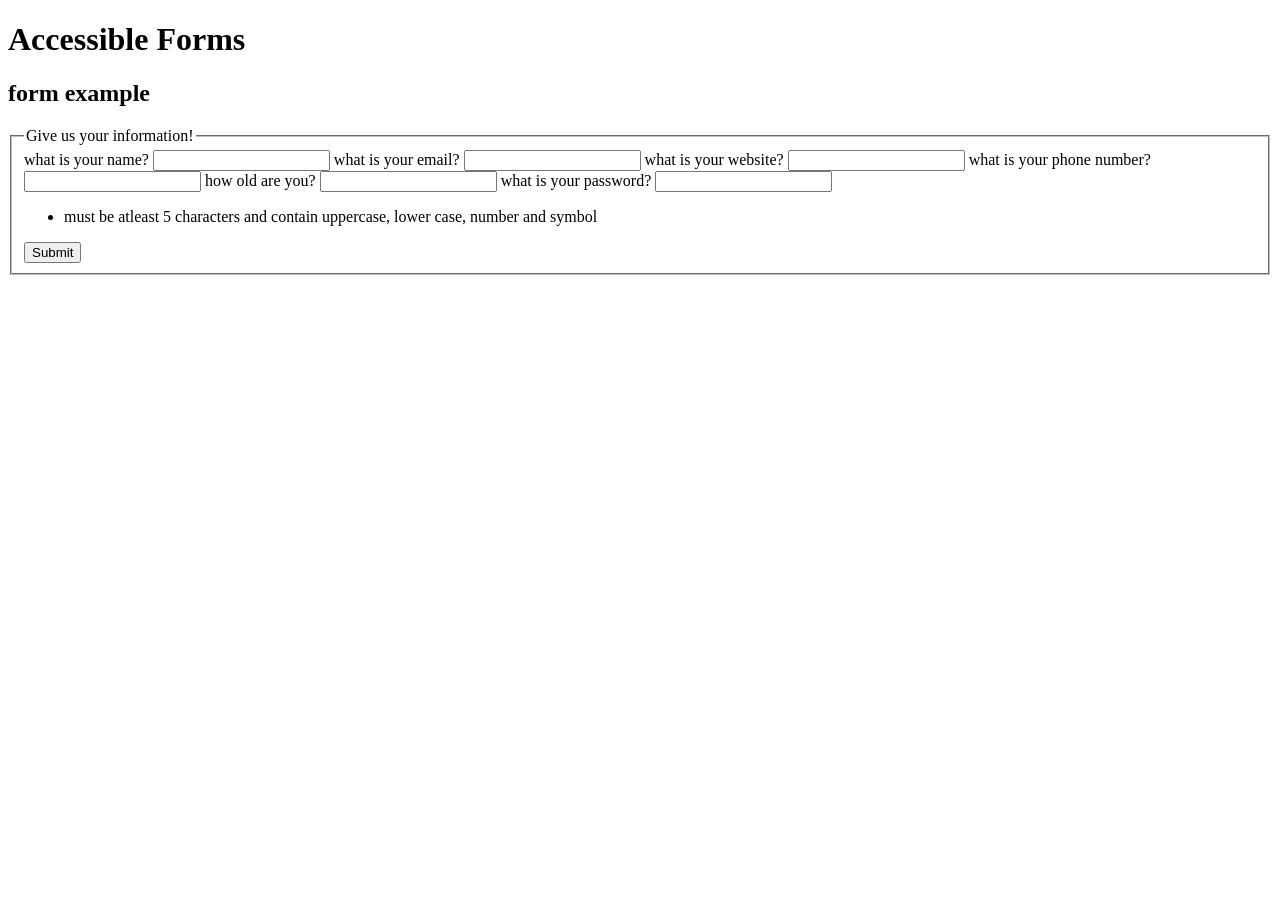
<file: forms.html>
<!DOCTYPE html>
<html lang="en">
<head>
    <meta charset="UTF-8">
    <meta name="viewport" content="width=device-width, initial-scale=1.0">
    <title>Forms</title>
</head>
<body>
    <header>
        <h1>Accessible Forms</h1>
    </header>
    <main>
        <section>
            <h2>form example</h2>
            <form action="myform" method="post">
                <fieldset>
                    <legend>Give us your information!</legend>
                    <label for="username">
                        what is your name?
                        <input type="text" id="username" required>
                    </label>

                    <label for="email">
                        what is your email?
                        <input type="email" id="email" required>
                    </label>

                    <label for="website">
                        what is your website?
                        <input type="url" id="website">
                    </label>

                     <label for="phone">
                        what is your phone number?
                        <input type="tel" id="phone" minlength="7">
                    </label>

                     <label for="age">
                        how old are you?
                        <input type="number" id="age" minlength="0" maxlength="120">
                    </label>

                     <label for="password">
                        what is your password?
                        <input type="text" id="password" maxlength="20" minlength="5" pattern="^(?=.*[a-z])(?=.*[A-Z])(?=.*\d)(?=.*[@$!%*?&])[A-Za-z\d@$!%*?&]{5,20}$" required>
                    </label>
                    <ul class="inputRequirements">
                        <li>must be atleast 5 characters and contain uppercase, lower case, number and symbol</li>
                    </ul>

                    <input type="submit">
                </fieldset>
            </form>
        </section>
    </main>
</body>
</html>
</file>
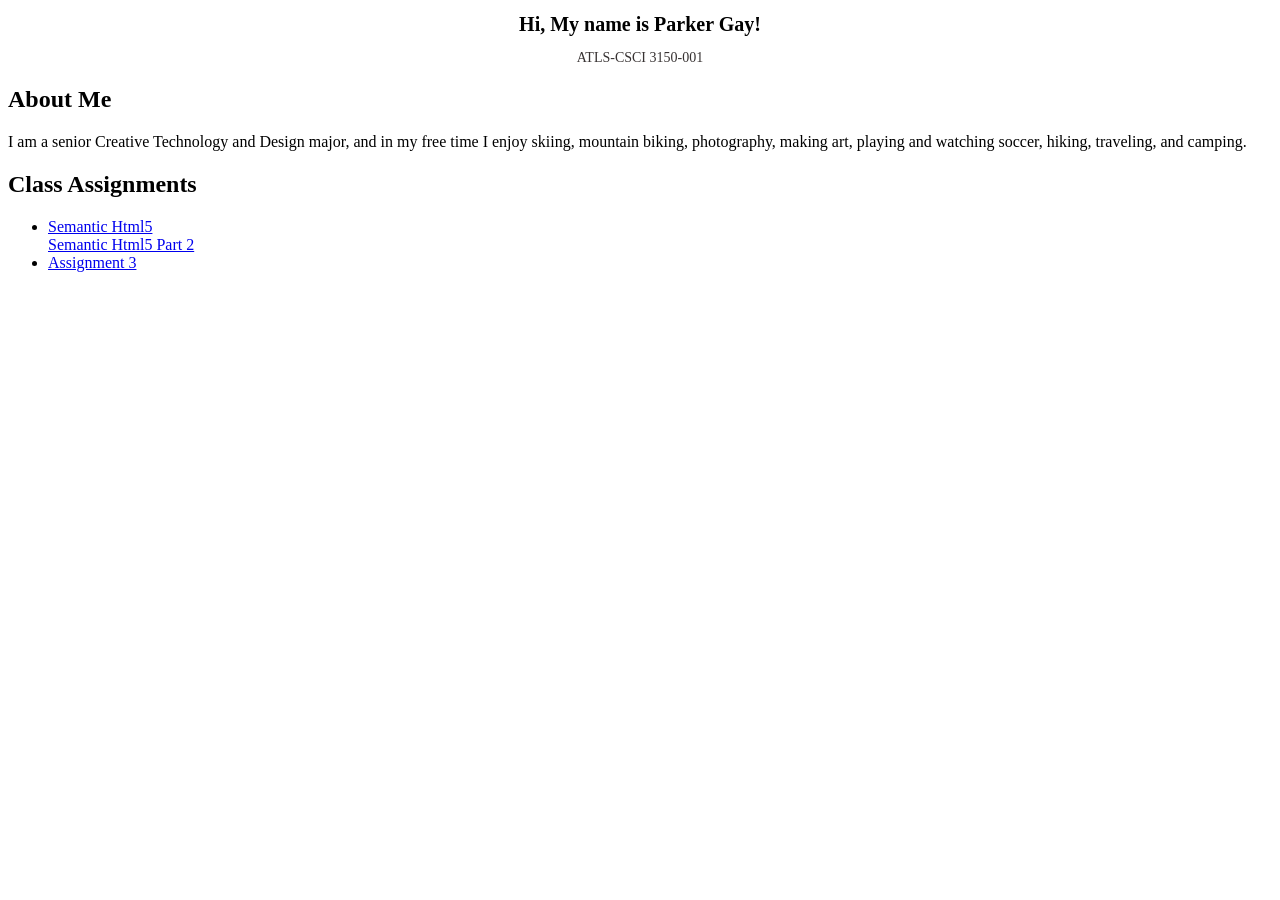
<file: Landingsite.html>
<!DOCTYPE html>
<html lang="en">

<head>
    <title>Parker Gay Landing Site</title>
</head>

<body>

<header>
    <h1 style="color: black; font-size: 20px; font-family: Helvetica Neue; text-align: center">
        <strong>Hi, My name is Parker Gay!</strong>
    </h1>
    <p style="color: rgb(55, 50, 50); font-size: 14px; font-family: Helvetica Neue; text-align: center">
        ATLS-CSCI 3150-001
    </p>
</header>

<main>

    <section>
        <h2>About Me</h2>
        <p>
            I am a senior Creative Technology and Design major, and in my free time I enjoy skiing, mountain biking, photography, making art, playing and watching soccer, hiking, traveling, and camping.
        </p>
    </section>

    <nav>
        <h2>Class Assignments</h2>
        <ul>
          <li><a href="https://parkerg8165.github.io/universal-design/wikipediapage/">Semantic Html5</a></li>
          <a href="wikipediapage/part2.html">Semantic Html5 Part 2</a>
            <li><a href="#">Assignment 3</a></li>
        </ul>
    </nav>

</main>

</body>
</html>
</file>
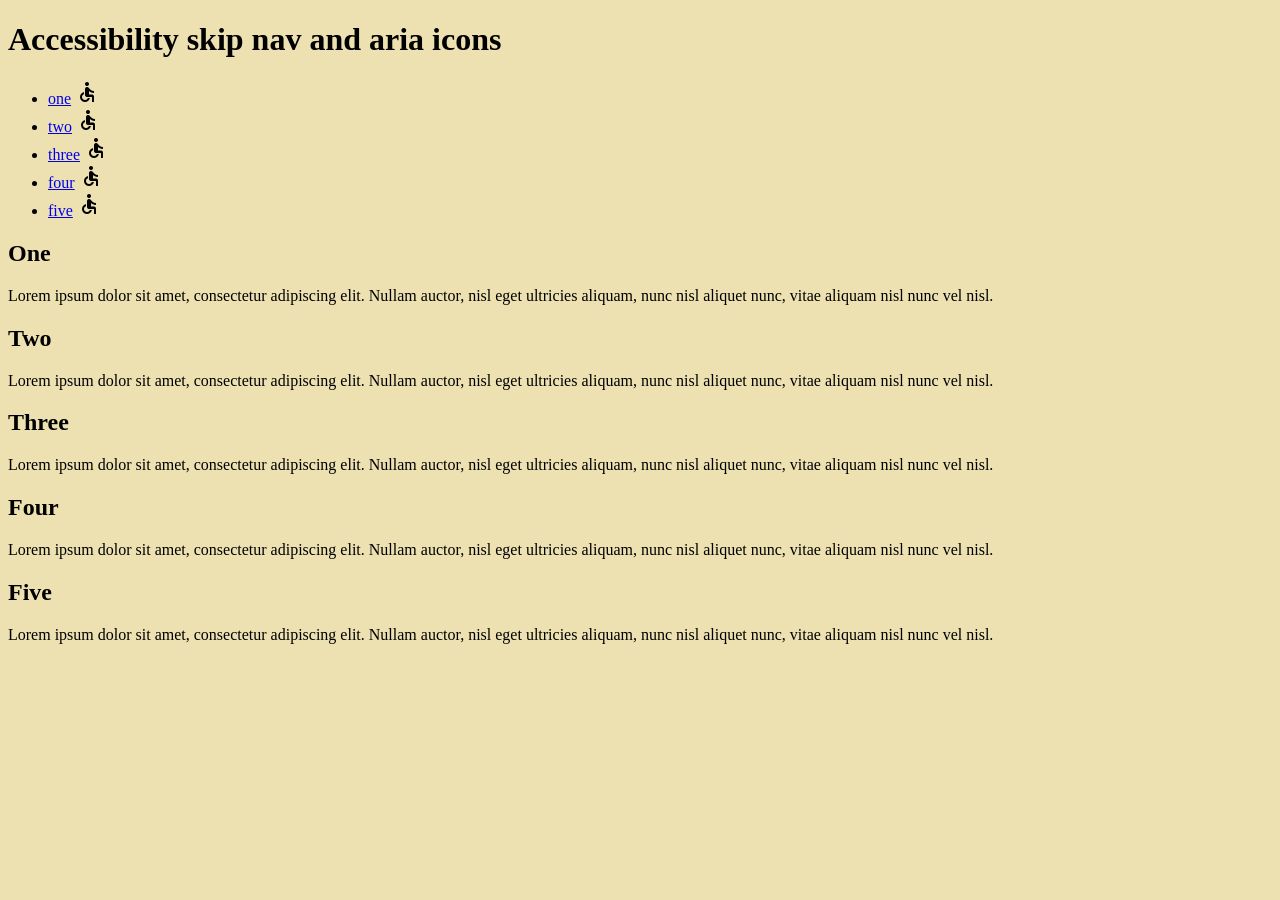
<file: skip-nav-icons.html>
<!DOCTYPE html>
<html lang="en">
<head>
    <meta charset="UTF-8">
    <meta name="viewport" content="width=device-width, initial-scale=1.0">
    <title>Accessibility skip nav and aria icons</title>
</head>
<body>
   <header>
    <h1>Accessibility skip nav and aria icons</h1>
    <link href="css/skip-nav-icons.css" rel="stylesheet">
   </header> 
   <nav>
    <ul>
        <li><a href="#one">one</a> <span aria-hidden="true" class="material-icons">accessible</span></li>
        <li><a href="#two">two</a> <span aria-hidden="true" class="material-icons">accessible</span></li>
        <li><a href="#three">three</a> <span aria-hidden="true" class="material-icons">accessible</span></li>
        <li><a href="#four">four</a> <span aria-hidden="true" class="material-icons">accessible</span></li>
        <li><a href="#five">five</a> <span aria-hidden="true" class="material-icons">accessible</span></li>
    </ul>
   </nav>
   <main id="maincontent">
    <section id="one">
        <h2>One</h2>
        <p>Lorem ipsum dolor sit amet, consectetur adipiscing elit. Nullam auctor, nisl eget ultricies aliquam, nunc nisl aliquet nunc, vitae aliquam nisl nunc vel nisl.</p>
    </section>
    <section id="two">
        <h2>Two</h2>
        <p>Lorem ipsum dolor sit amet, consectetur adipiscing elit. Nullam auctor, nisl eget ultricies aliquam, nunc nisl aliquet nunc, vitae aliquam nisl nunc vel nisl.</p>
    </section>
    <section id="three">
        <h2>Three</h2>
        <p>Lorem ipsum dolor sit amet, consectetur adipiscing elit. Nullam auctor, nisl eget ultricies aliquam, nunc nisl aliquet nunc, vitae aliquam nisl nunc vel nisl.</p>
    </section>
    <section id="four">
        <h2>Four</h2>
        <p>Lorem ipsum dolor sit amet, consectetur adipiscing elit. Nullam auctor, nisl eget ultricies aliquam, nunc nisl aliquet nunc, vitae aliquam nisl nunc vel nisl.</p>
    </section>
    <section id="five">
        <h2>Five</h2>
        <p>Lorem ipsum dolor sit amet, consectetur adipiscing elit. Nullam auctor, nisl eget ultricies aliquam, nunc nisl aliquet nunc, vitae aliquam nisl nunc vel nisl.</p>
    </section>
   </main>
</body>
</html>
</file>
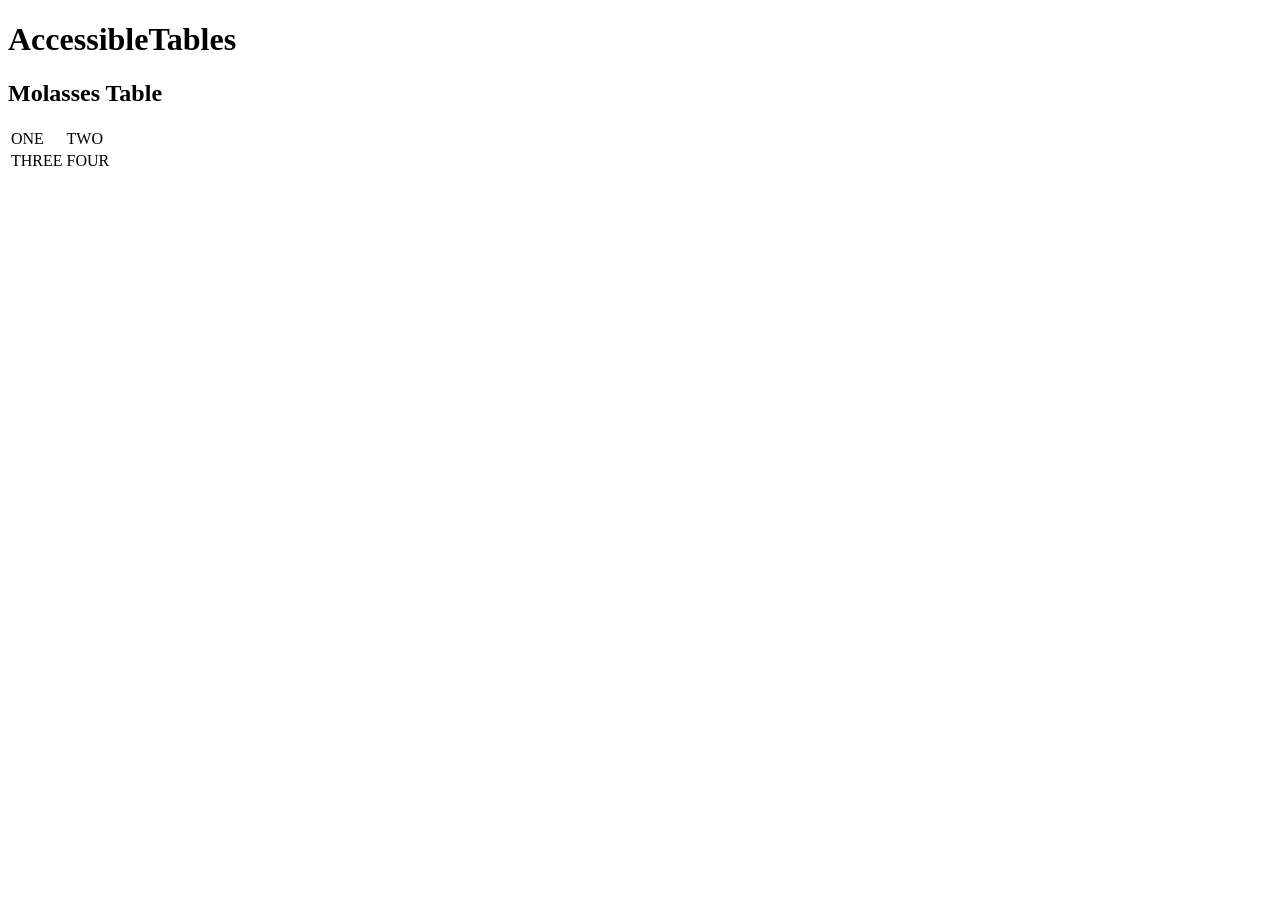
<file: tables.html>
<!DOCTYPE html>
<html lang="en">
<head>
    <meta charset="UTF-8">
    <meta name="viewport" content="width=<device-width>, initial-scale=1.0">
    <title>Document</title>
</head>
<body>
    <header>
        <h1>AccessibleTables</h1>
    </header>
    <main>
        <section>
            <h2>Molasses Table</h2>
            <table>
                <tr>
                    <td>ONE</td>
                    <td>TWO</td>
                </tr>
                  <tr>
                    <td>THREE</td>
                    <td>FOUR</td>
                </tr>
            </table>
        </section>
    </main>
</body>
</html>
</file>
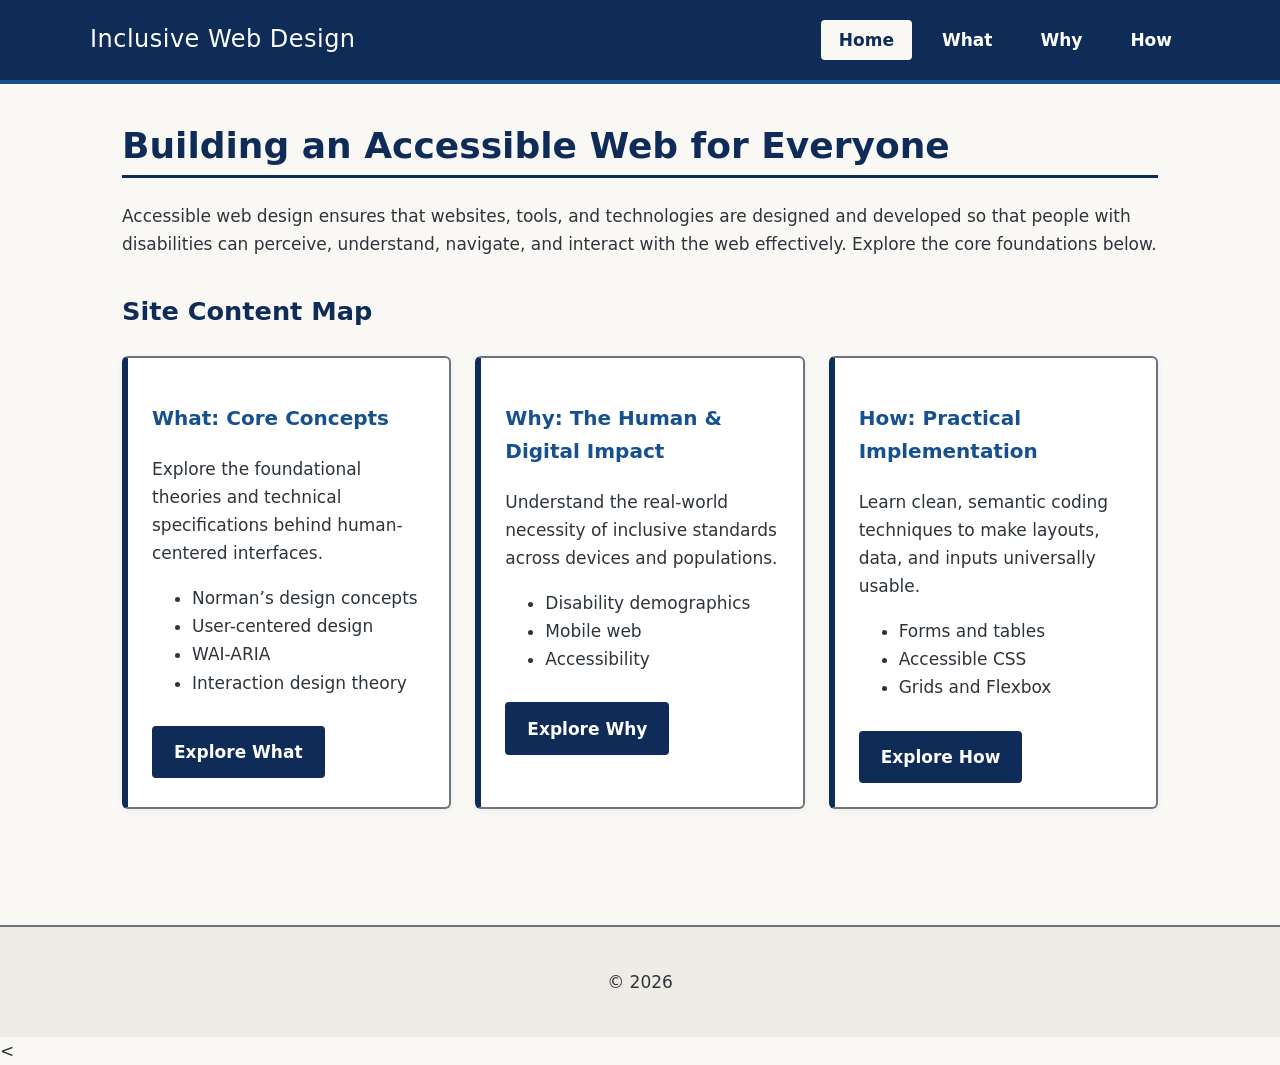
<file: final-project/final.html>
<!DOCTYPE html>
<html lang="en">
<head>
  <meta charset="UTF-8">
  <meta name="viewport" content="width=device-width, initial-scale=1.0">
  <title>Home | Inclusive Web Design Guide</title>
  <link rel="stylesheet" href="final.css">
</head>
<body>
  <a href="#main-content" class="skip-link">Skip to main content</a>

  <header>
    <div class="header-container">
      <p class="site-title"><a href="#home" data-route="home">Inclusive Web Design</a></p>
      <nav aria-label="Main Navigation">
        <ul>
          <li><a href="#home" data-route="home" aria-current="page">Home</a></li>
          <li><a href="#what" data-route="what">What</a></li>
          <li><a href="#why" data-route="why">Why</a></li>
          <li><a href="#how" data-route="how">How</a></li>
        </ul>
      </nav>
    </div>
  </header>

  <main id="main-content">
    
    <!--HOME-->
    <div id="page-home" class="page-view">
      <h1 tabindex="-1">Building an Accessible Web for Everyone</h1>
      <p>
        Accessible web design ensures that websites, tools, and technologies are designed and developed so that people with disabilities can perceive, understand, navigate, and interact with the web effectively. Explore the core foundations below.
      </p>

      <section aria-labelledby="content-map-heading">
        <h2 id="content-map-heading">Site Content Map</h2>
        <div class="grid-container">
          <article class="card">
            <h3>What: Core Concepts</h3>
            <p>Explore the foundational theories and technical specifications behind human-centered interfaces.</p>
            <ul>
              <li>Norman’s design concepts</li>
              <li>User-centered design</li>
              <li>WAI-ARIA</li>
              <li>Interaction design theory</li>
            </ul>
            <a href="#what" data-route="what" class="btn">Explore What</a>
          </article>

          <article class="card">
            <h3>Why: The Human &amp; Digital Impact</h3>
            <p>Understand the real-world necessity of inclusive standards across devices and populations.</p>
            <ul>
              <li>Disability demographics</li>
              <li>Mobile web</li>
              <li>Accessibility</li>
            </ul>
            <a href="#why" data-route="why" class="btn">Explore Why</a>
          </article>

          <article class="card">
            <h3>How: Practical Implementation</h3>
            <p>Learn clean, semantic coding techniques to make layouts, data, and inputs universally usable.</p>
            <ul>
              <li>Forms and tables</li>
              <li>Accessible CSS</li>
              <li>Grids and Flexbox</li>
            </ul>
            <a href="#how" data-route="how" class="btn">Explore How</a>
          </article>
        </div>
      </section>
    </div>

    <!--WHAT-->
    <div id="page-what" class="page-view" hidden>
      <h1 tabindex="-1">What: Foundational Concepts &amp; Standards</h1>
      <p>Understanding how humans perceive and interact with digital interfaces starts with established design principles and assistive specifications.</p>

      <section class="topic-section" aria-labelledby="norman-heading">
        <h2 id="norman-heading">Norman’s Design Concepts</h2>
        <p>
          Introduced by cognitive scientist Don Norman, these principles explain how users intuitively understand physical and digital objects:
        </p>
        <ul>
          <li><strong>Affordances:</strong> The possible actions an object allows (e.g., a button affords clicking or pressing).</li>
          <li><strong>Signifiers:</strong> Visual or auditory cues that communicate where the action should take place (e.g., underlines on links, contrast borders on buttons).</li>
          <li><strong>Feedback:</strong> Immediate, clear responses confirming that an action occurred (e.g., focus rings, form submission alerts).</li>
          <li><strong>Conceptual Models:</strong> Designing interfaces that match the user’s mental expectation of how a system works.</li>
        </ul>
      </section>

      <section class="topic-section" aria-labelledby="ucd-heading">
        <h2 id="ucd-heading">User-Centered Design (UCD)</h2>
        <p>
          User-Centered Design is an iterative design framework that places real users—including people with visual, auditory, motor, and cognitive disabilities—at the center of every stage of product development. Rather than forcing users to adapt to technology, UCD relies on user research, usability testing, and continuous feedback to build intuitive experiences.
        </p>
      </section>

      <section class="topic-section" aria-labelledby="aria-heading">
        <h2 id="aria-heading">WAI-ARIA</h2>
        <p>
          <strong>Web Accessibility Initiative – Accessible Rich Internet Applications (WAI-ARIA)</strong> is a technical specification published by the W3C. It bridges accessibility gaps in dynamic web content and custom UI components (such as tabs, modals, and live regions) by supplying semantic <em>roles</em>, <em>states</em>, and <em>properties</em> to assistive technologies like screen readers when native HTML is insufficient.
        </p>
      </section>

      <section class="topic-section" aria-labelledby="ixd-heading">
        <h2 id="ixd-heading">Interaction Design Theory</h2>
        <p>
          Interaction Design (IxD) focuses on the dialogue between a person and a system. Key dimensions include words, visual representations, physical objects/space (such as touchscreens or keyboards), time, and behavior. Strong IxD minimizes cognitive load, prevents user errors, and ensures predictable navigation pathways across all input methods.
        </p>
      </section>
    </div>

    <!--WHY-->
    <div id="page-why" class="page-view" hidden>
      <h1 tabindex="-1">Why: Demographics, Mobile &amp; Inclusion</h1>
      <p>Designing accessibly is not an edge-case consideration—it directly impacts billions of users and improves usability across every device.</p>

      <section class="topic-section" aria-labelledby="demographics-heading">
        <h2 id="demographics-heading">Disability Demographics</h2>
        <p>
          According to the World Health Organization (WHO), over <strong>1.3 billion people</strong>—roughly 16% of the global population—experience significant disability. In the United States alone, more than 1 in 4 adults live with a disability affecting mobility, cognition, hearing, or vision. Furthermore, disabilities can be:
        </p>
        <ul>
          <li><strong>Permanent:</strong> Blindness, deafness, or limb loss.</li>
          <li><strong>Temporary:</strong> A broken arm, ear infection, or recovery from eye surgery.</li>
          <li><strong>Situational:</strong> Reading a screen in bright sunlight, holding a baby in one arm, or watching video in a noisy environment.</li>
        </ul>
      </section>

      <section class="topic-section" aria-labelledby="mobile-heading">
        <h2 id="mobile-heading">Mobile Web</h2>
        <p>
          The majority of global web traffic originates on mobile devices. Mobile browsing shares direct overlap with accessibility principles: small viewports require reflowable layouts without horizontal scrolling, touchscreens demand generous target sizes and spacing, and outdoor environments require high color contrast to remain legible.
        </p>
      </section>

      <section class="topic-section" aria-labelledby="accessibility-heading">
        <h2 id="accessibility-heading">Accessibility as a Core Standard</h2>
        <p>
          Web accessibility is both a civil right and a catalyst for better engineering. Adherence to the Web Content Accessibility Guidelines (WCAG) reduces legal risk, strengthens search engine optimization (SEO) through clean semantic markup, and delivers faster, clearer interfaces for every visitor regardless of ability or device.
        </p>
      </section>
    </div>

    <!--HOW-->
    <div id="page-how" class="page-view" hidden>
      <h1 tabindex="-1">How: Accessible Code &amp; Layout Techniques</h1>
      <p>Practical HTML and CSS patterns ensure assistive technologies can parse content accurately while keeping visual layouts clean and responsive.</p>

      <section class="topic-section" aria-labelledby="forms-tables-heading">
        <h2 id="forms-tables-heading">Forms and Tables</h2>
        <p>
          Data tables and user input forms require explicit programmatic relationships so screen readers can announce headers and labels accurately.
        </p>
        <ul>
          <li><strong>Tables:</strong> Always include a <code>&lt;caption&gt;</code>, use <code>&lt;th&gt;</code> elements for headers, and define <code>scope="col"</code> or <code>scope="row"</code>.</li>
          <li><strong>Forms:</strong> Pair every input with a visible <code>&lt;label&gt;</code> using matching <code>for</code> and <code>id</code> attributes, and group related controls with <code>&lt;fieldset&gt;</code> and <code>&lt;legend&gt;</code>.</li>
        </ul>

        <div class="table-wrapper">
          <table>
            <caption>Palette Contrast Ratios Against Cream Background (#FAF8F5)</caption>
            <thead>
              <tr>
                <th scope="col">Color Role</th>
                <th scope="col">Hex Code</th>
                <th scope="col">Contrast Ratio</th>
                <th scope="col">WCAG Rating</th>
              </tr>
            </thead>
            <tbody>
              <tr>
                <th scope="row">Deep Navy Blue</th>
                <td>#0F2C59</td>
                <td>13.5 : 1</td>
                <td>AAA (Pass)</td>
              </tr>
              <tr>
                <th scope="row">Charcoal Grey</th>
                <td>#2D343A</td>
                <td>11.8 : 1</td>
                <td>AAA (Pass)</td>
              </tr>
              <tr>
                <th scope="row">Ocean Accent Blue</th>
                <td>#16508E</td>
                <td>7.6 : 1</td>
                <td>AAA (Pass)</td>
              </tr>
            </tbody>
          </table>
        </div>

        <h3>Accessible Form Example</h3>
        <form action="#" method="post" onsubmit="event.preventDefault(); alert('Form submitted accessibly!');">
          <div class="form-group">
            <label for="user-name">Full Name (Required)</label>
            <input type="text" id="user-name" name="user-name" required autocomplete="name">
          </div>
          <div class="form-group">
            <label for="user-email">Email Address (Required)</label>
            <input type="email" id="user-email" name="user-email" required autocomplete="email">
          </div>
          <button type="submit">Send Feedback</button>
        </form>
      </section>

      <section class="topic-section" aria-labelledby="css-heading">
        <h2 id="css-heading">Accessible CSS</h2>
        <p>
          CSS controls visual presentation without altering document semantics. Best practices include:
        </p>
        <ul>
          <li><strong>Color Contrast:</strong> Maintain at least a 4.5:1 contrast ratio for body text and 3:1 for large text and UI borders. Never convey meaning by color alone.</li>
          <li><strong>Visible Focus States:</strong> Never remove browser outlines without providing a high-contrast <code>:focus-visible</code> replacement for keyboard users.</li>
          <li><strong>Relative Units &amp; Motion:</strong> Use <code>rem</code> and <code>em</code> units so text scales smoothly when users zoom to 200%, and wrap animations in <code>@media (prefers-reduced-motion: reduce)</code>.</li>
        </ul>
      </section>

      <section class="topic-section" aria-labelledby="layout-heading">
        <h2 id="layout-heading">Grids and Flexbox</h2>
        <p>
          Modern CSS Grid and Flexbox replace brittle HTML table layouts while supporting responsive reflow across screen sizes. However, visual order must match DOM source order—avoid using CSS <code>order</code> or <code>flex-direction: row-reverse</code> to rearrange interactive elements, as keyboard focus follows the HTML source order rather than the visual layout.
        </p>
      </section>
    </div>

  </main>

  <footer>
    <p>&copy; 2026</p>
  </footer>

  <
  <script>
    const routes = {
      home: { id: 'page-home', title: 'Home | Inclusive Web Design Guide' },
      what: { id: 'page-what', title: 'What | Inclusive Web Design Guide' },
      why:  { id: 'page-why',  title: 'Why | Inclusive Web Design Guide' },
      how:  { id: 'page-how',  title: 'How | Inclusive Web Design Guide' }
    };

    function showPage(routeName, moveFocus = true) {
      const target = routes[routeName] ? routeName : 'home';


      Object.entries(routes).forEach(([name, info]) => {
        const el = document.getElementById(info.id);
        el.hidden = (name !== target);
      });


      document.querySelectorAll('nav a[data-route]').forEach(link => {
        if (link.dataset.route === target) {
          link.setAttribute('aria-current', 'page');
        } else {
          link.removeAttribute('aria-current');
        }
      });

   
      document.title = routes[target].title;
      window.scrollTo(0, 0);


      if (moveFocus) {
        const heading = document.querySelector(`#${routes[target].id} h1`);
        if (heading) heading.focus();
      }
    }


    document.querySelectorAll('a[data-route]').forEach(link => {
      link.addEventListener('click', (e) => {
        e.preventDefault();
        const route = link.dataset.route;
        history.pushState(null, '', `#${route}`);
        showPage(route, true);
      });
    });


    window.addEventListener('hashchange', () => {
      const hash = window.location.hash.replace('#', '');
      showPage(hash, true);
    });


    window.addEventListener('DOMContentLoaded', () => {
      const initialHash = window.location.hash.replace('#', '');
      if (initialHash && routes[initialHash]) {
        showPage(initialHash, false);
      }
    });
  </script>
</body>
</html>
</file>
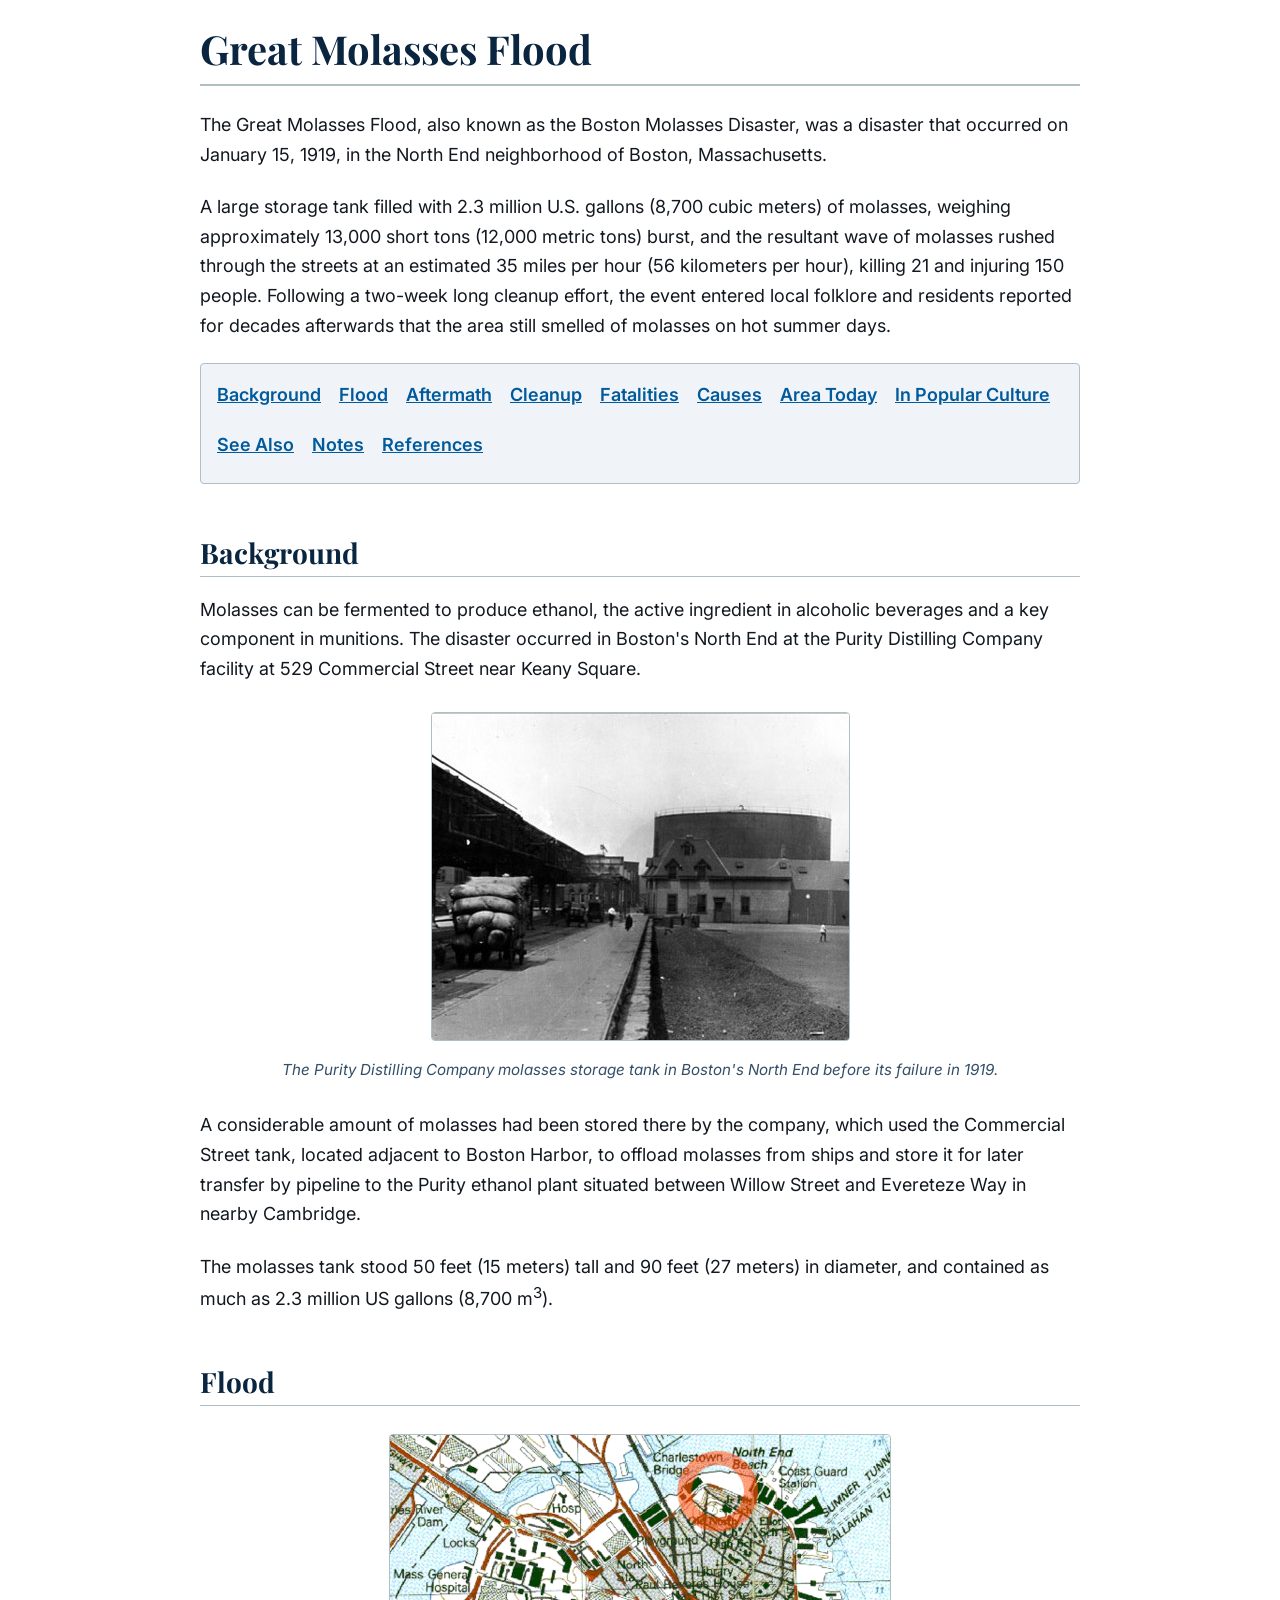
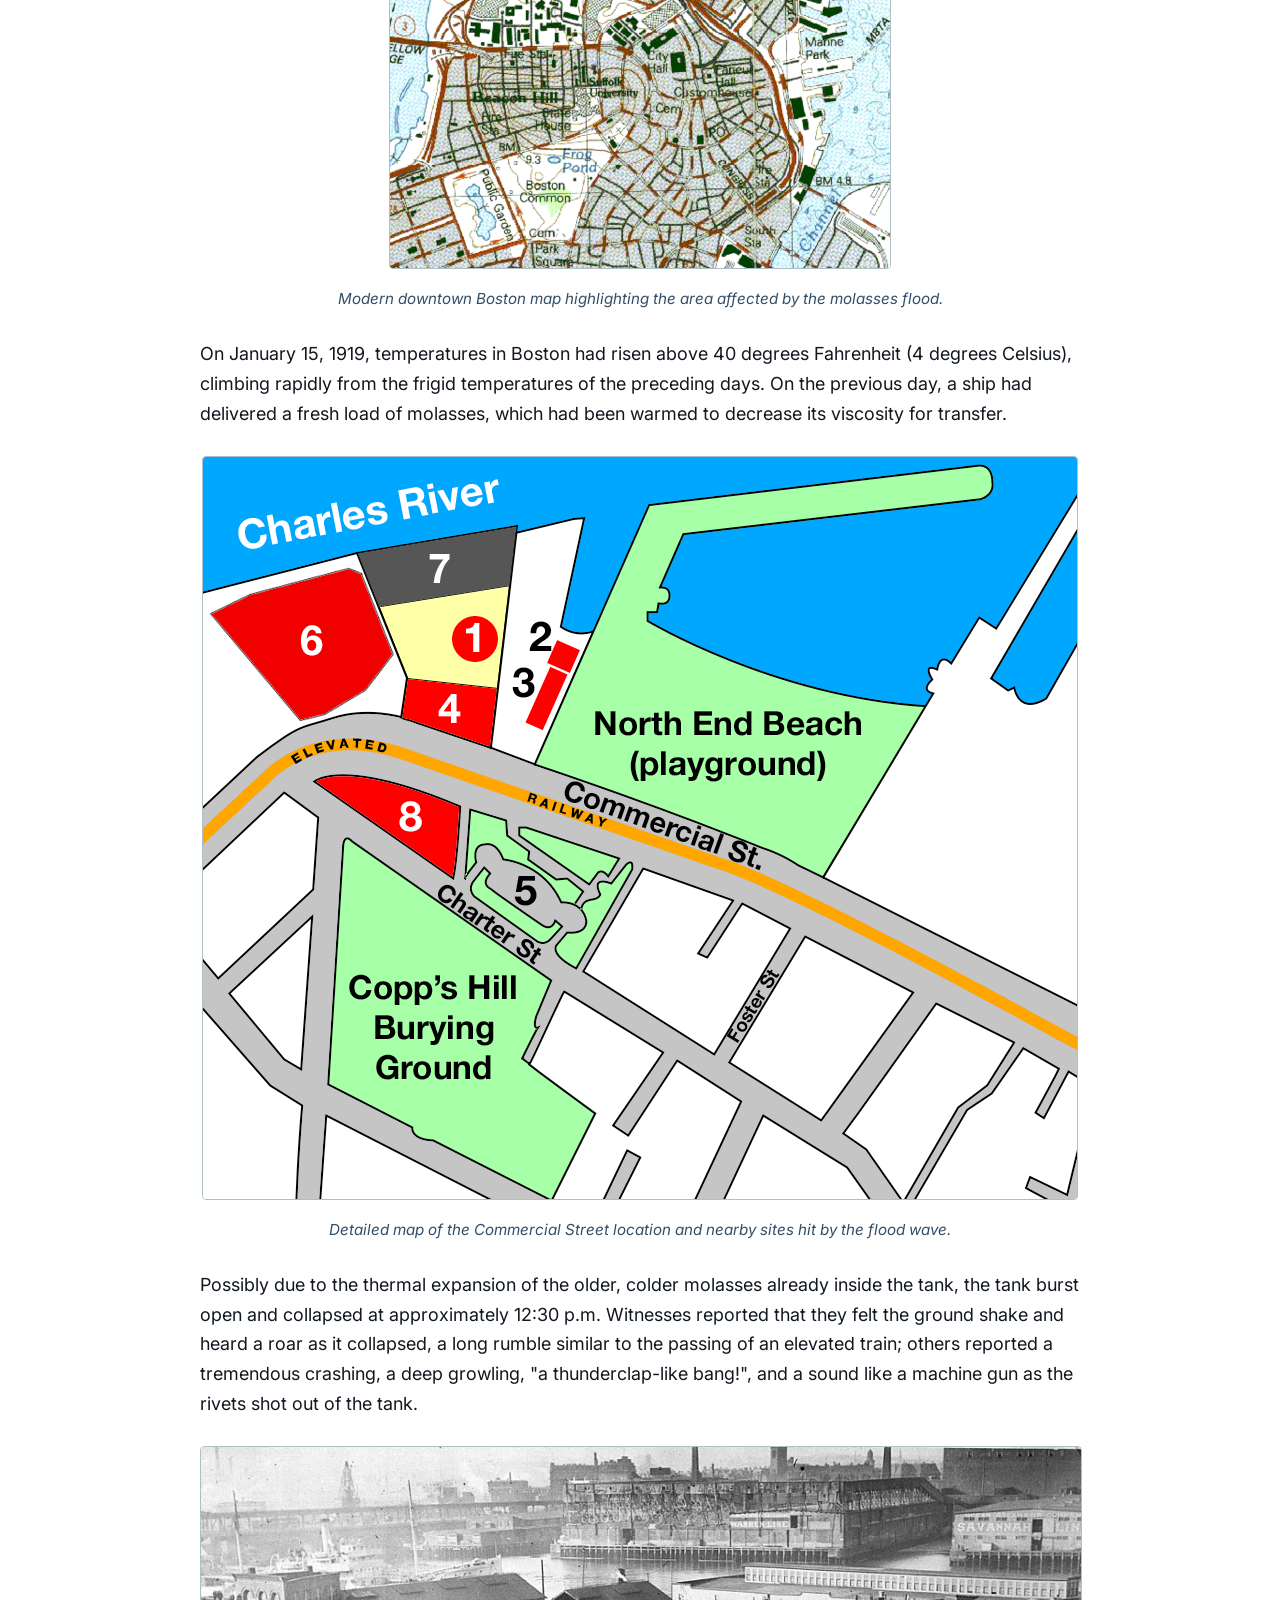
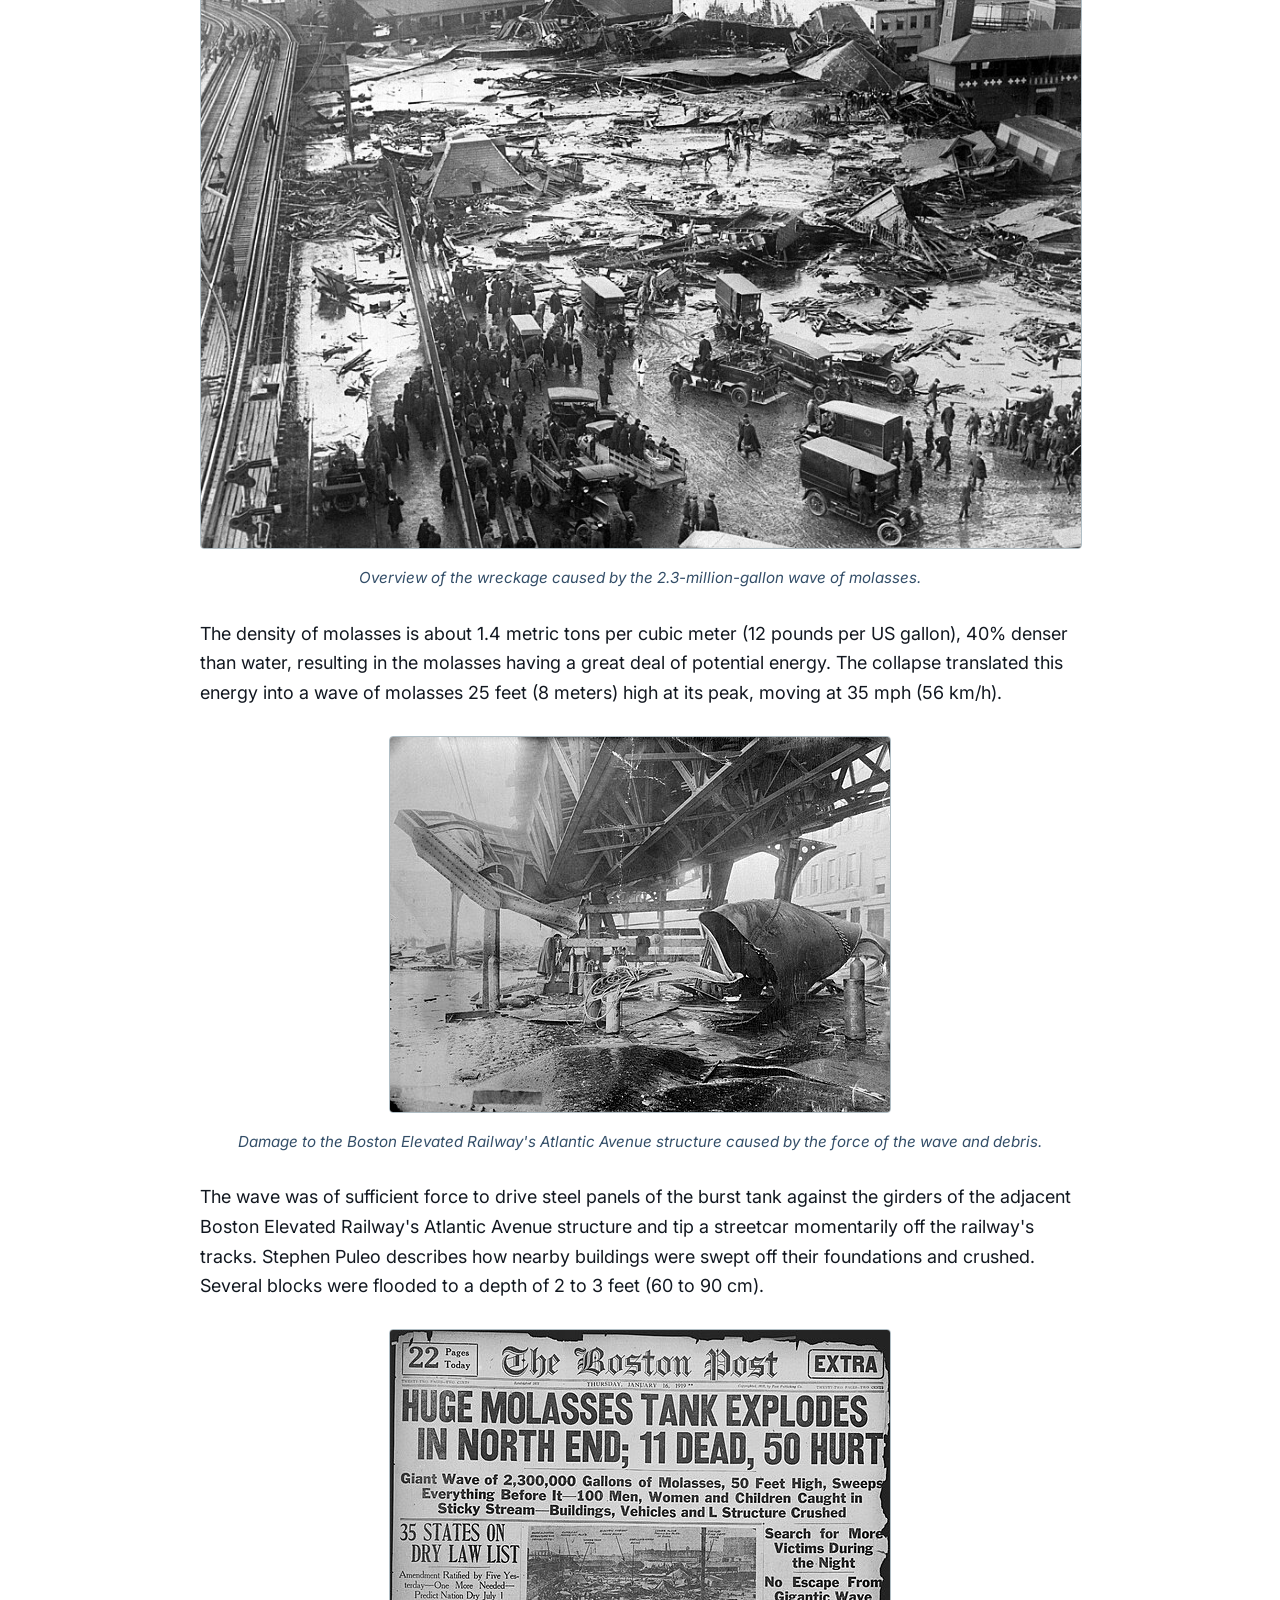
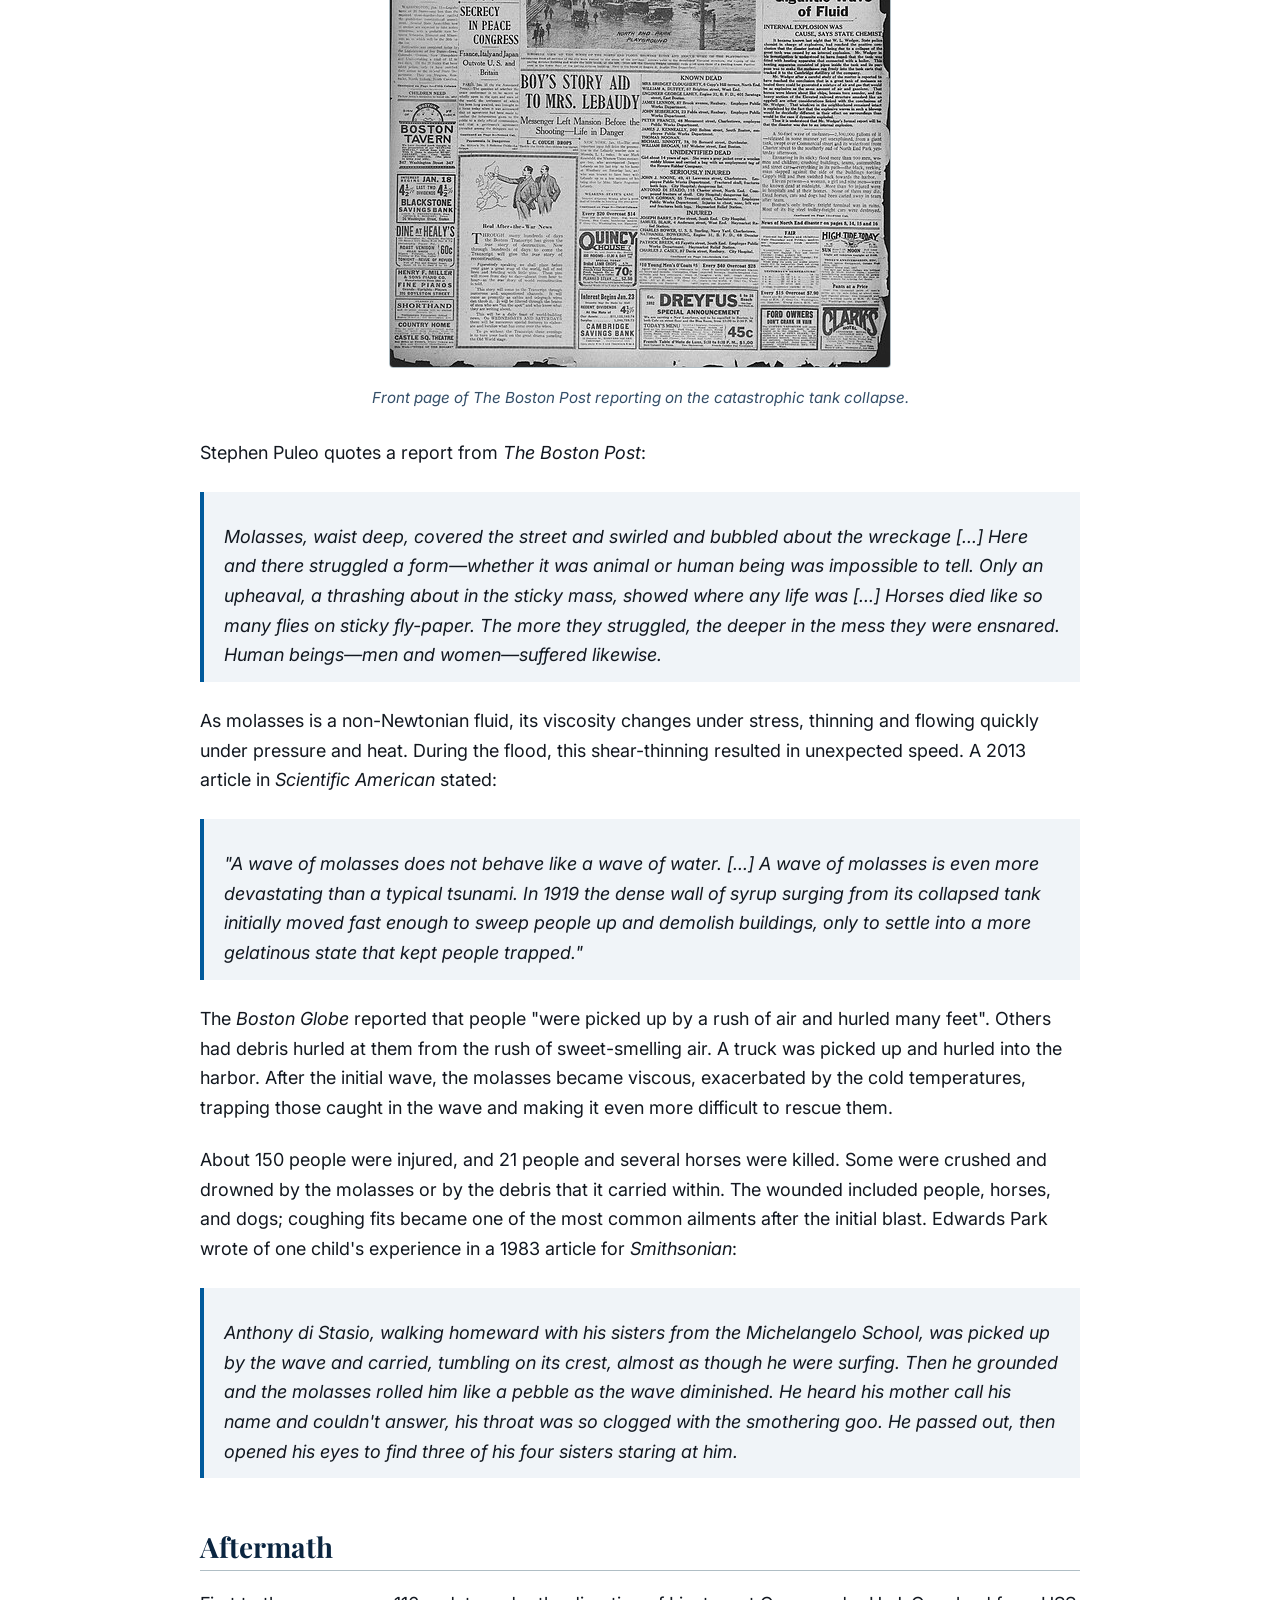
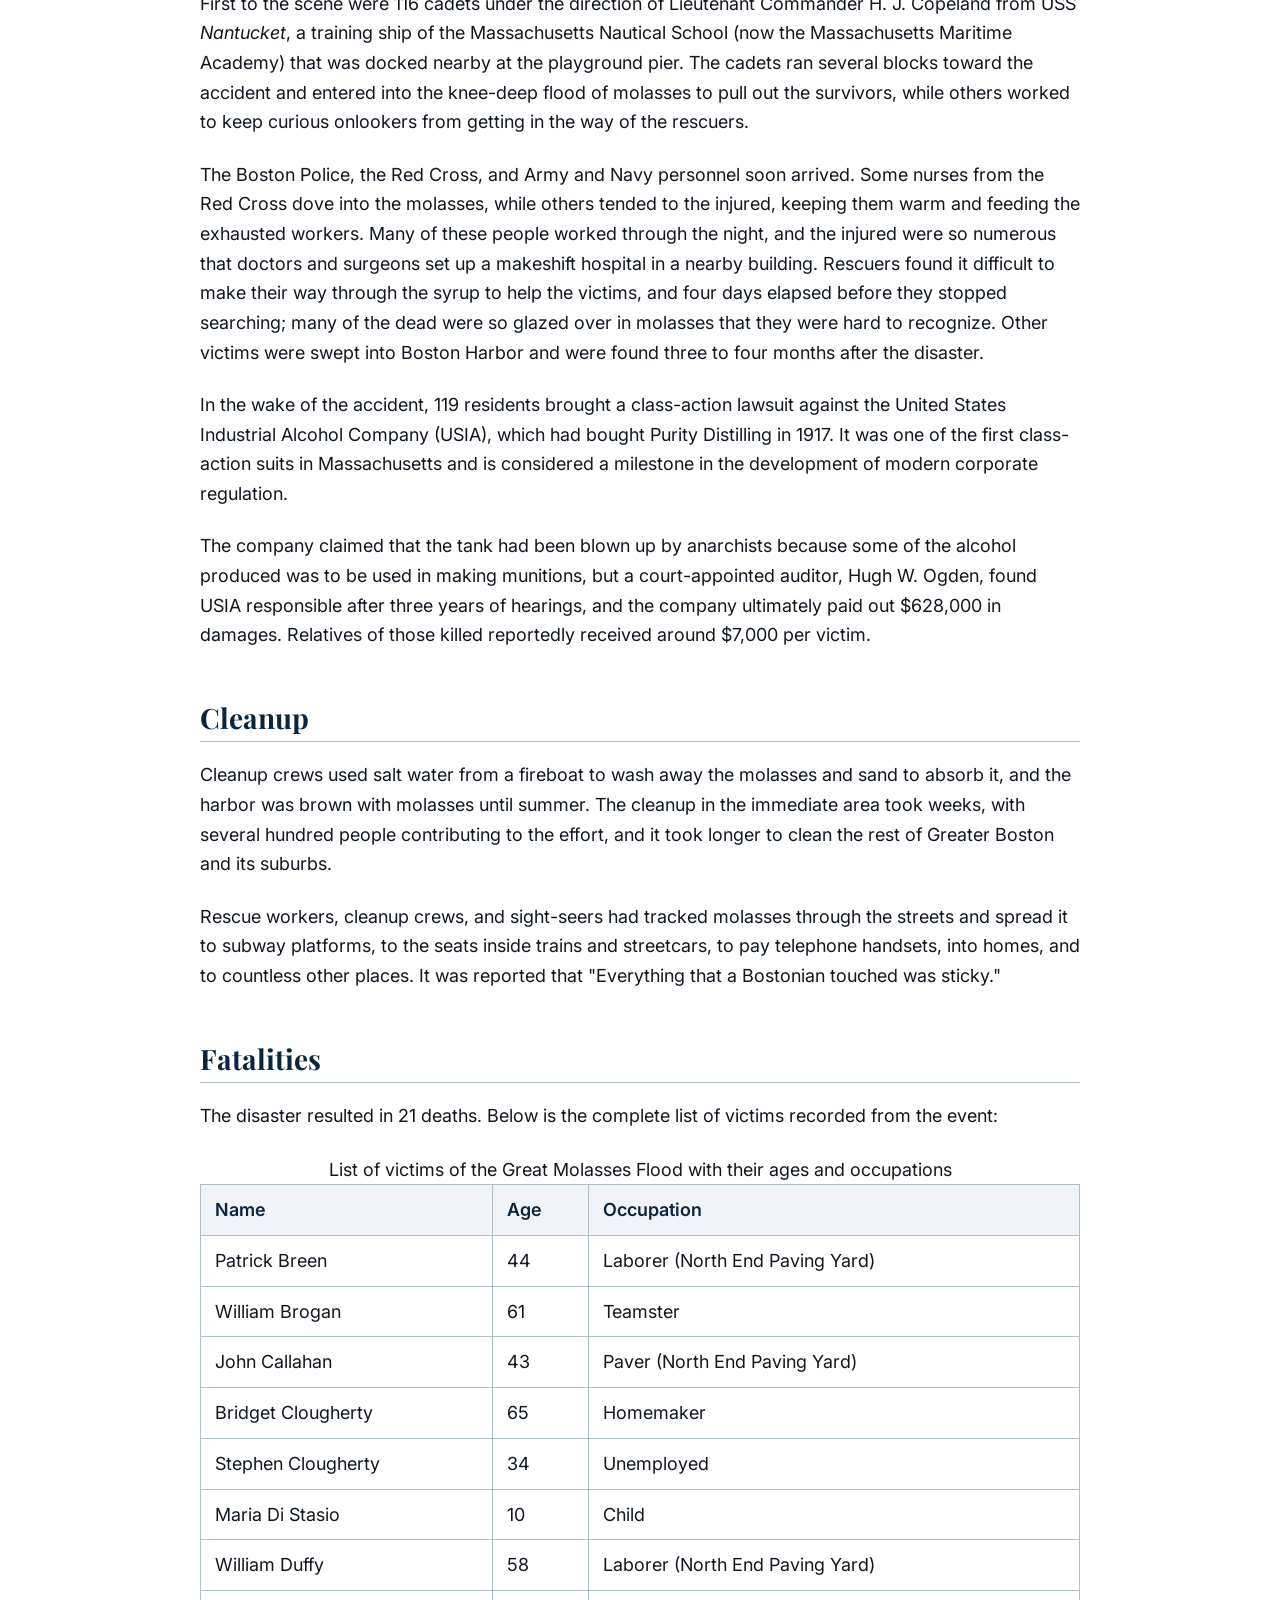
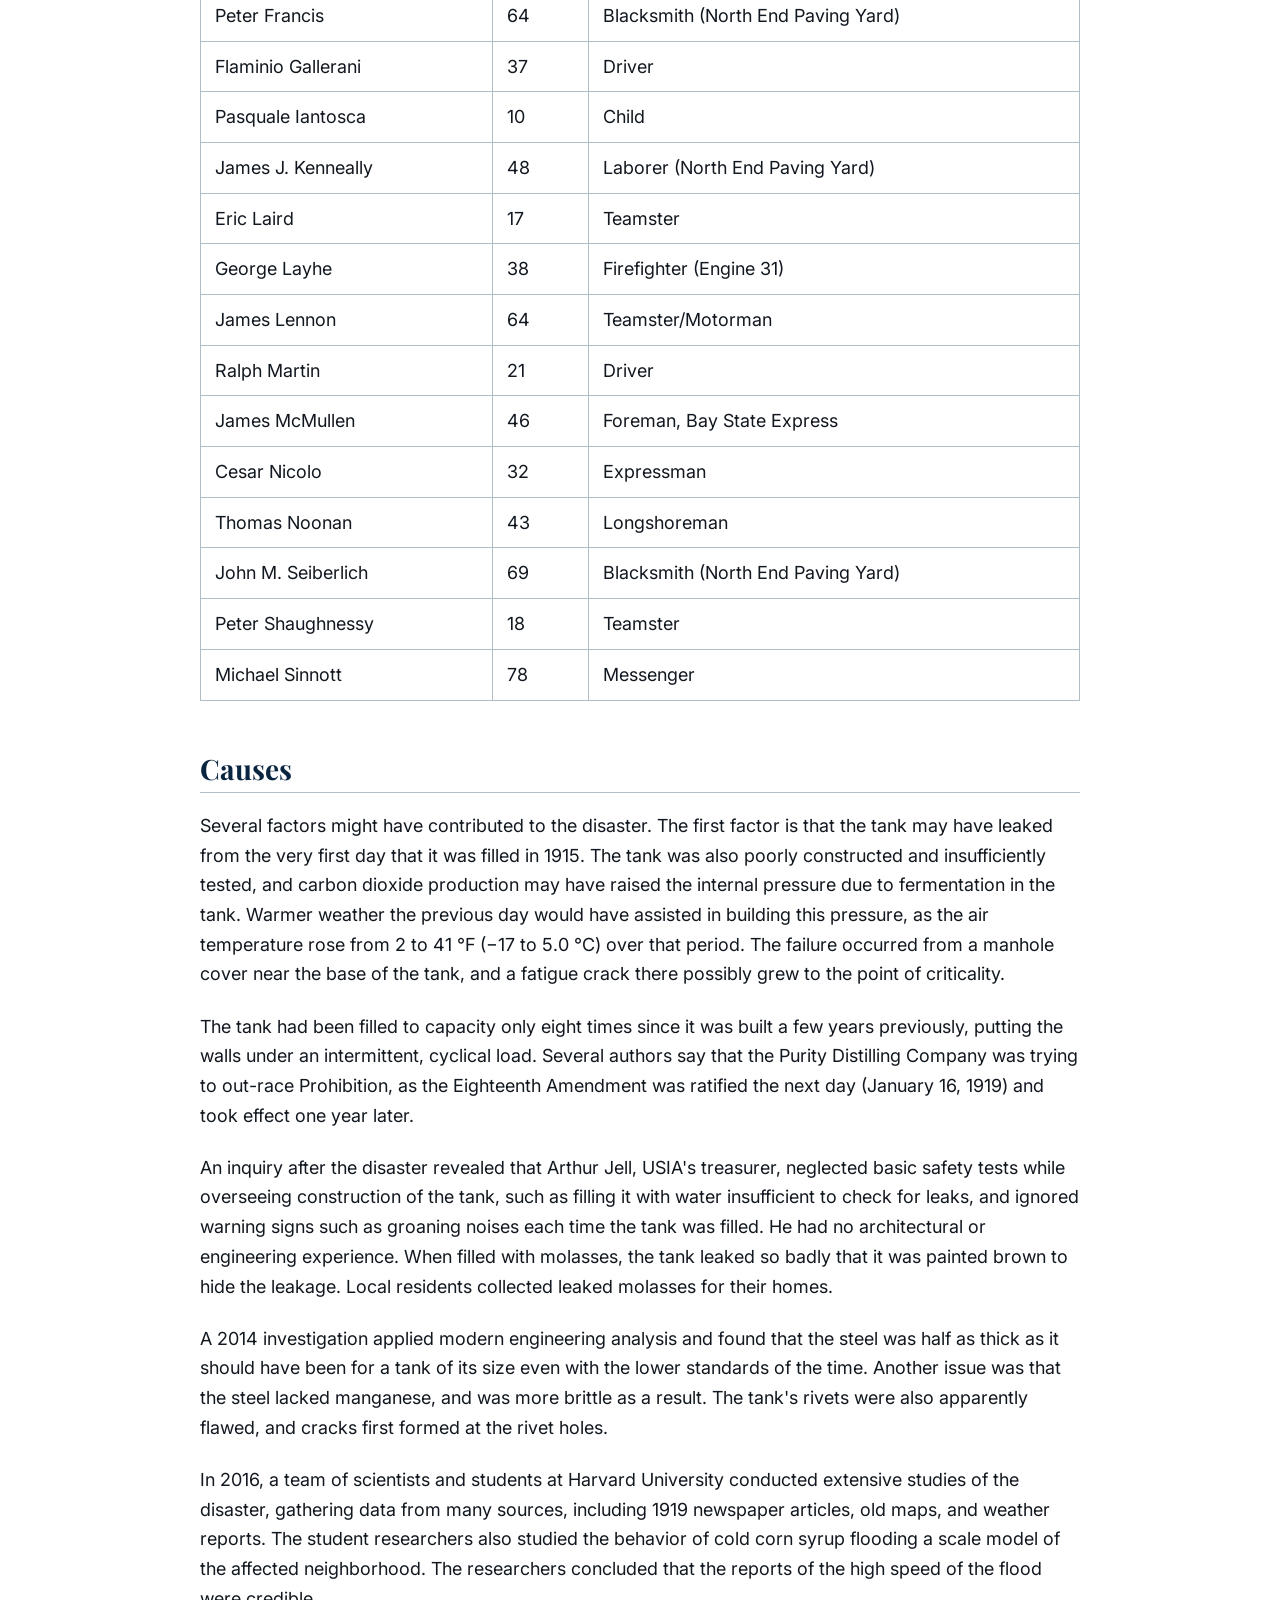
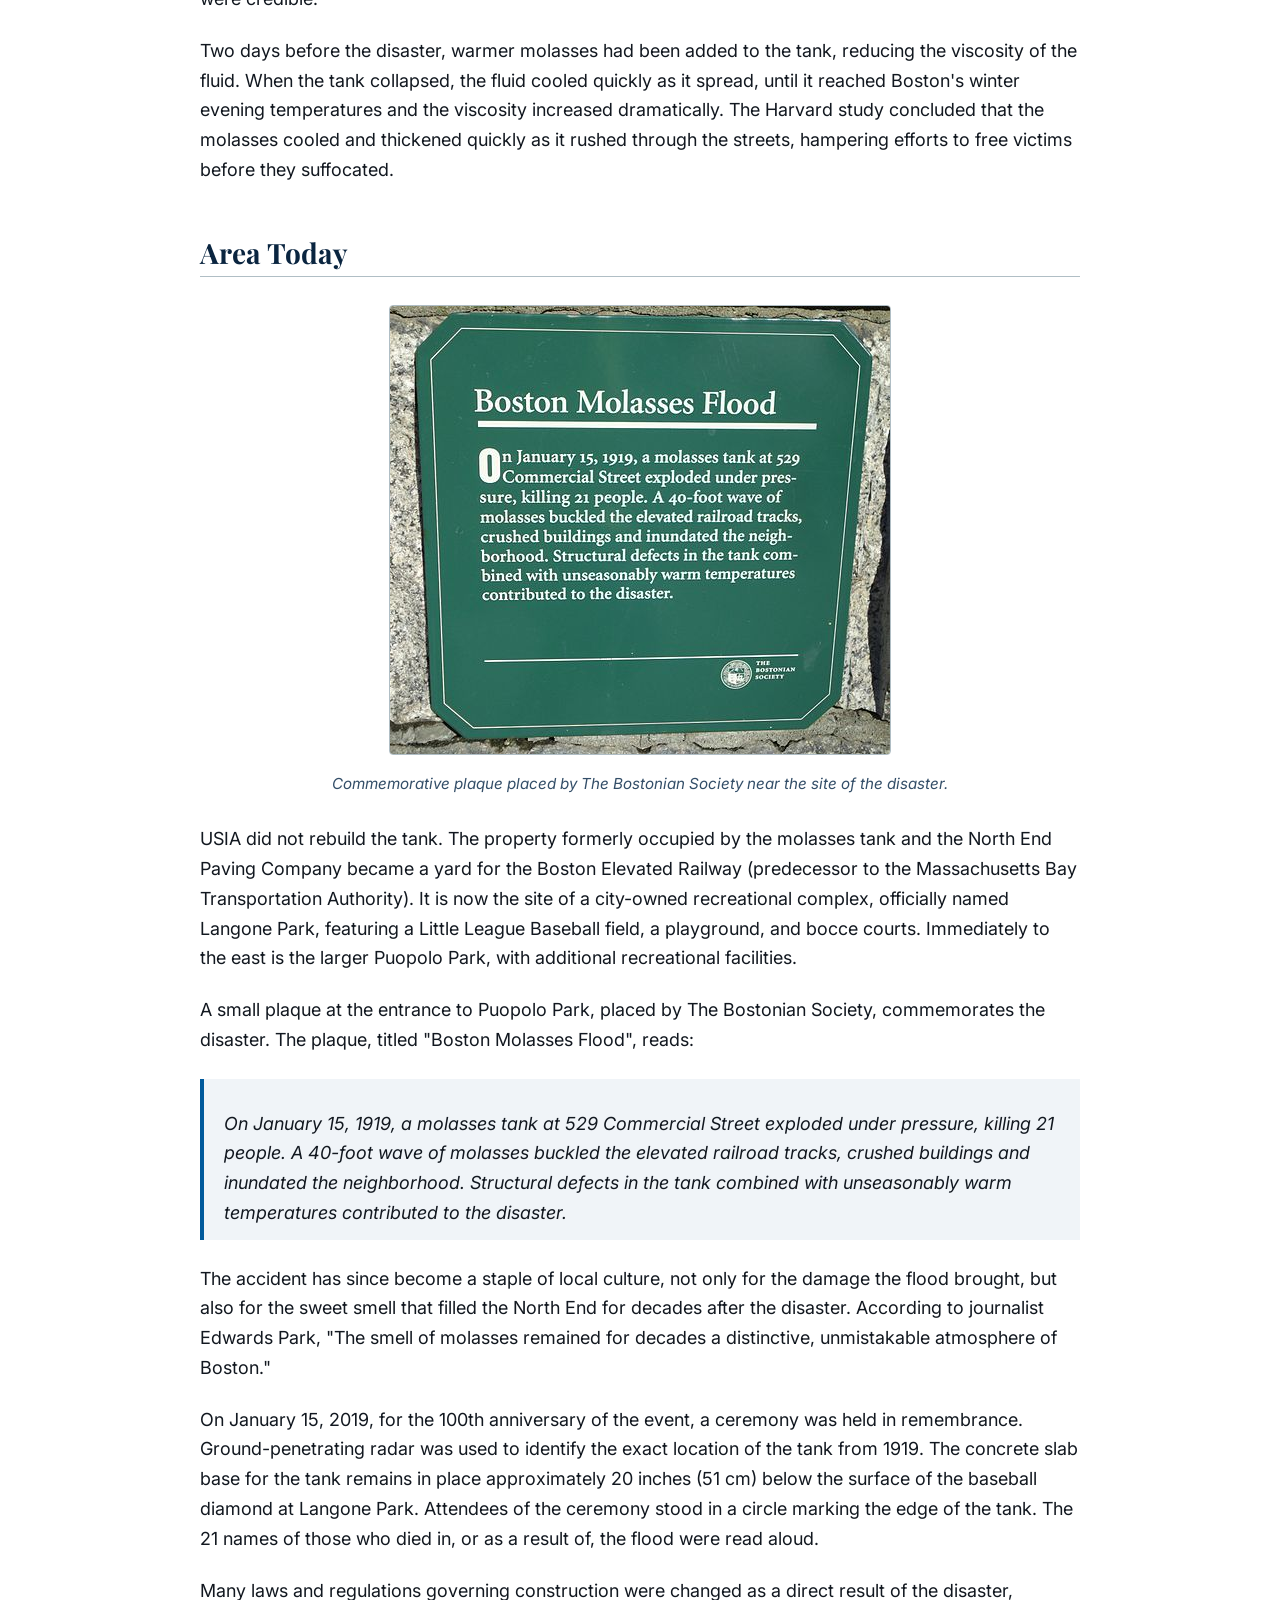
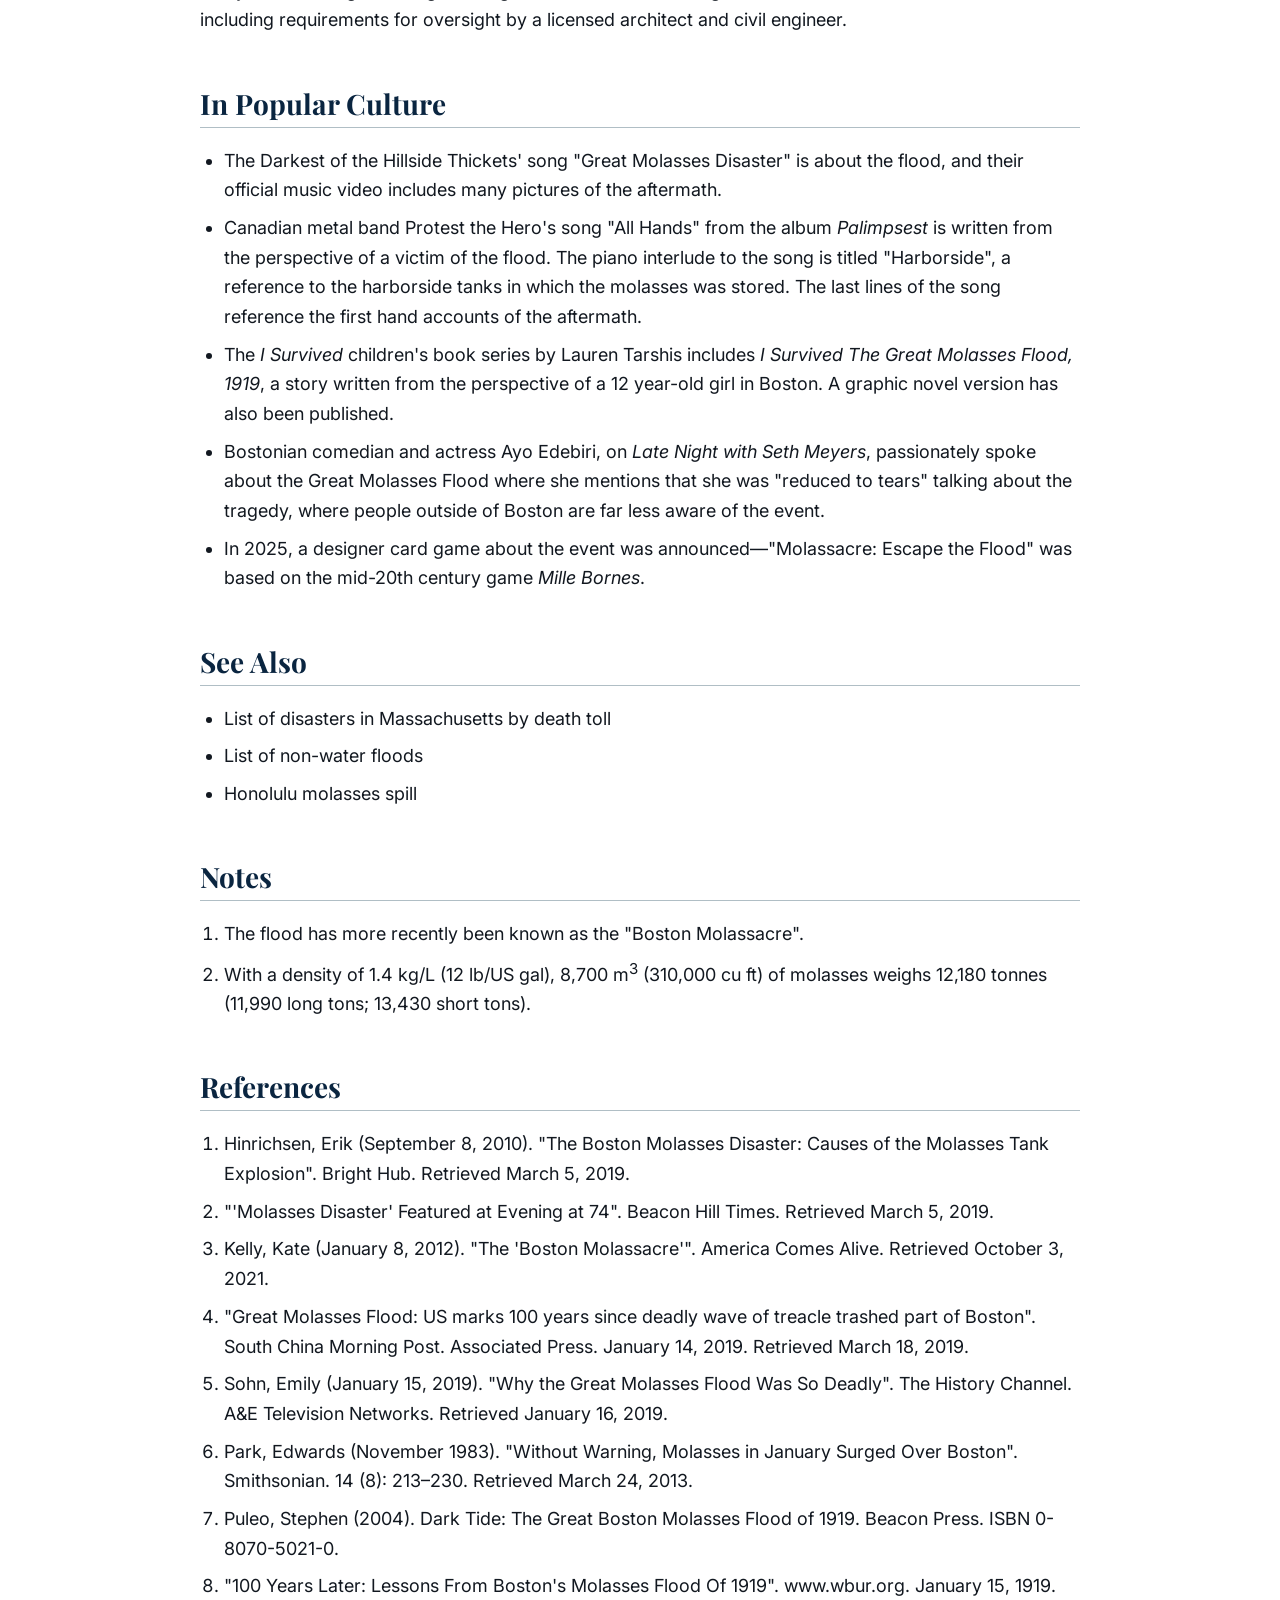
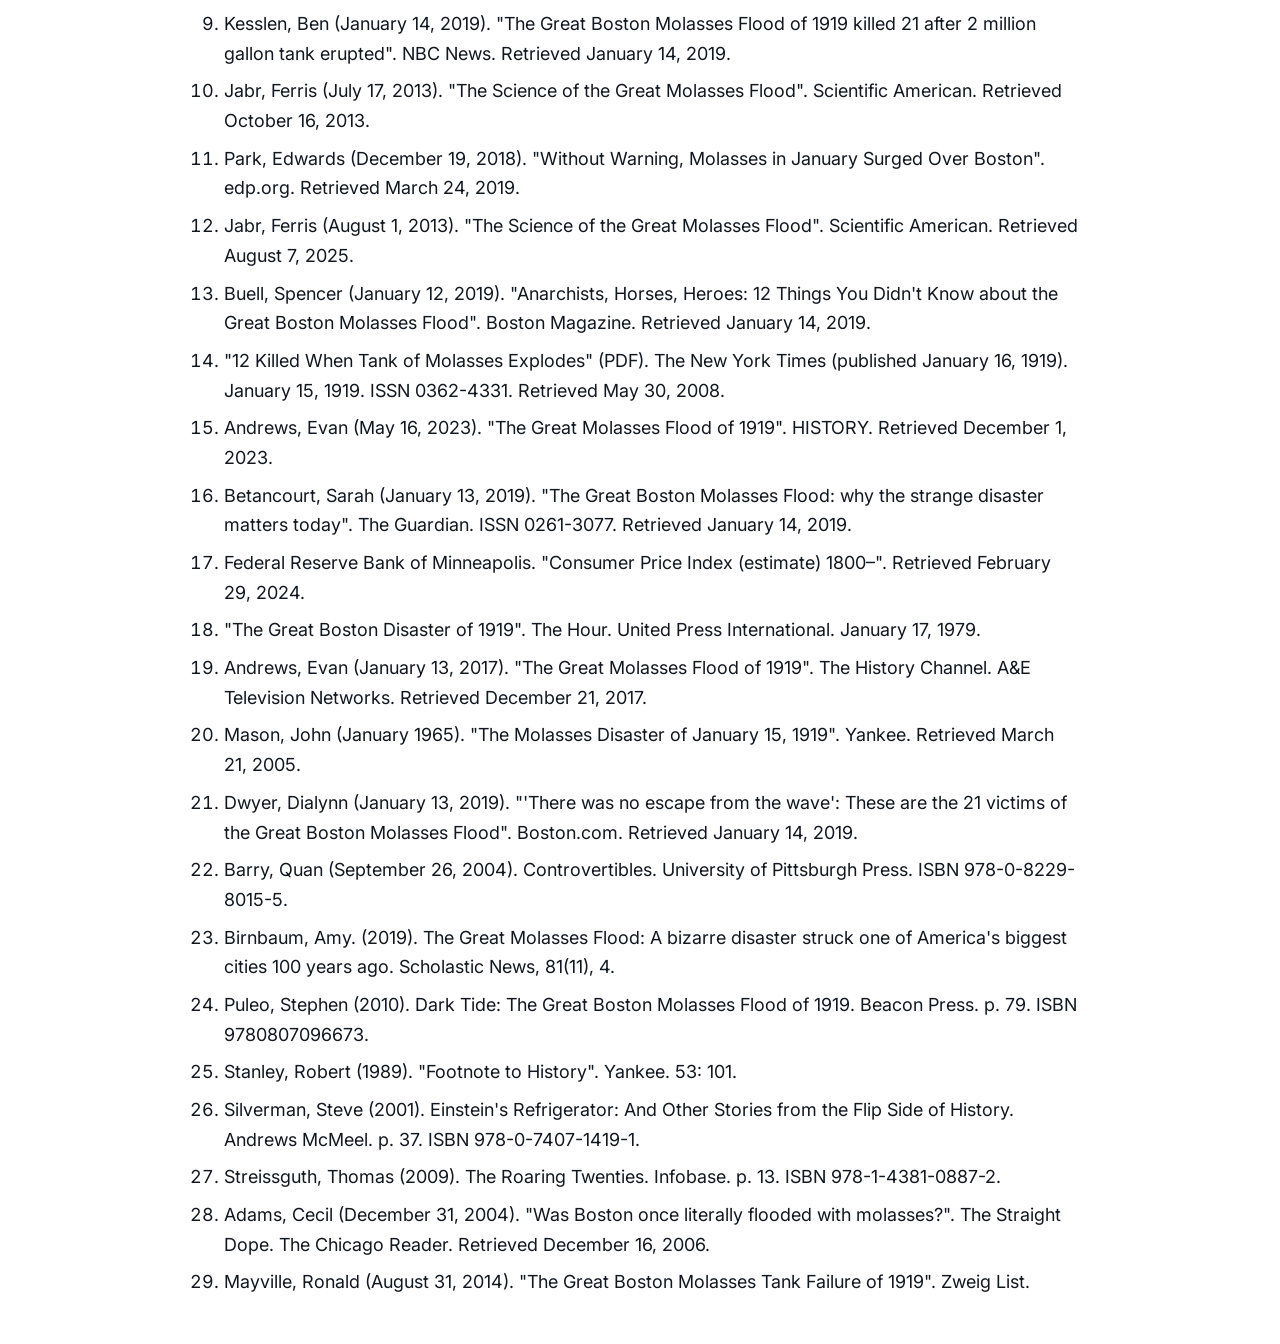
<file: wikipediapage/index1.html>
<!DOCTYPE html>
<html lang="en">
<head>
    <meta charset="UTF-8">
    <meta name="viewport" content="width=device-width, initial-scale=1.0">
    <title>Great Molasses Flood</title>
    <!-- Google Fonts: Playfair Display (Serif) for headings, Inter (Sans-Serif) for body text -->
    <link rel="preconnect" href="https://fonts.googleapis.com">
    <link rel="preconnect" href="https://fonts.gstatic.com" crossorigin>
    <link href="https://fonts.googleapis.com/css2?family=Inter:wght@400;600&family=Playfair+Display:wght@700&display=swap" rel="stylesheet">
    
    <style>
        /* Color Scheme (Color-blind safe contrast palette):
           - Background: #FFFFFF (Pure White)
           - Primary Text: #121820 (Very Dark Blue/Charcoal - high contrast 16.5:1)
           - Primary Headings: #0A2540 (Deep Navy - high contrast 13.8:1)
           - Links: #005A9C (Accessible Dark Blue - 7:1 contrast on white)
           - Nav/Table Header BG: #F0F4F8 (Light Slate - keeps 4.5:1+ contrast against text)
           - Borders: #B0BEC5 (Soft Grey)
        */

        :root {
            --font-heading: 'Playfair Display', Georgia, serif;
            --font-body: 'Inter', -apple-system, BlinkMacSystemFont, "Segoe UI", Roboto, sans-serif;
            --color-bg: #ffffff;
            --color-text: #121820;
            --color-heading: #0a2540;
            --color-link: #005a9c;
            --color-link-hover: #003366;
            --color-surface: #f0f4f8;
            --color-border: #b0bec5;
        }

        /* Auto-centering wrapper enforcing ~100 characters max line length */
        body {
            font-family: var(--font-body);
            font-size: 1.125rem; /* 18px baseline for improved readability */
            line-height: 1.65; /* Optimized line spacing */
            color: var(--color-text);
            background-color: var(--color-bg);
            
            /* Sizing & Centering */
            max-width: 80ch; /* ~100 characters max line length across paragraphs */
            margin: 0 auto;
            padding: 24px 20px;
        }

        /* Headings (Serif Font) */
        h1, h2, h3 {
            font-family: var(--font-heading);
            color: var(--color-heading);
            line-height: 1.25;
            margin-top: 1.8em;
            margin-bottom: 0.6em;
        }

        h1 {
            font-size: 2.5rem;
            margin-top: 0;
            border-bottom: 2px solid var(--color-border);
            padding-bottom: 10px;
        }

        h2 {
            font-size: 1.75rem;
            border-bottom: 1px solid var(--color-border);
            padding-bottom: 6px;
        }

        p {
            margin-bottom: 1.25em;
        }

        /* Navigation Links & Layout */
        nav {
            background-color: var(--color-surface);
            padding: 16px;
            margin-bottom: 30px;
            border: 1px solid var(--color-border);
            border-radius: 4px;
        }

        nav ul {
            list-style: none;
            padding: 0;
            margin: 0;
            display: flex;
            flex-wrap: wrap;
            gap: 12px 18px;
        }

        a {
            color: var(--color-link);
            text-decoration: underline;
            font-weight: 600;
        }

        a:hover, a:focus {
            color: var(--color-link-hover);
            text-decoration: none;
        }

        /* Media and Quotes */
        figure {
            margin: 28px 0;
            text-align: center;
        }

        figure img {
            max-width: 100%;
            height: auto;
            border: 1px solid var(--color-border);
            border-radius: 4px;
        }

        figcaption {
            font-size: 0.95rem;
            color: #334E68;
            margin-top: 8px;
            font-style: italic;
        }

        blockquote {
            margin: 24px 0;
            padding: 12px 20px;
            border-left: 4px solid var(--color-link);
            background-color: var(--color-surface);
            font-style: italic;
        }

        blockquote p {
            margin-bottom: 0;
        }

        /* Accessible Data Tables */
        table {
            width: 100%;
            border-collapse: collapse;
            margin: 24px 0;
        }

        th, td {
            border: 1px solid var(--color-border);
            padding: 10px 14px;
            text-align: left;
        }

        th {
            background-color: var(--color-surface);
            color: var(--color-heading);
            font-weight: 600;
        }

        ul, ol {
            padding-left: 24px;
            margin-bottom: 1.25em;
        }

        li {
            margin-bottom: 8px;
        }

        /* Hide visually while remaining readable to screen readers */
        .sr-only {
            border: 0;
            clip: rect(0, 0, 0, 0);
            height: 1px;
            margin: -1px;
            overflow: hidden;
            padding: 0;
            position: absolute;
            white-space: nowrap;
            width: 1px;
        }
    </style>
</head>
<body>

    <header>
        <h1>Great Molasses Flood</h1>

        <p>
            The Great Molasses Flood, also known as the Boston Molasses Disaster,
            was a disaster that occurred on January 15, 1919, in the North End
            neighborhood of Boston, Massachusetts.
        </p>

        <p>
            A large storage tank filled with 2.3 million U.S. gallons (8,700 cubic meters) of molasses,
            weighing approximately 13,000 short tons (12,000 metric tons) burst, and the resultant wave
            of molasses rushed through the streets at an estimated 35 miles per hour (56 kilometers per hour),
            killing 21 and injuring 150 people. Following a two-week long cleanup effort, the event entered
            local folklore and residents reported for decades afterwards that the area still smelled of molasses on hot summer days.
        </p>
    </header>

    <nav aria-label="Main navigation">
        <h2 class="sr-only">Navigation Menu</h2>
        <ul>
            <li><a href="#background">Background</a></li>
            <li><a href="#flood">Flood</a></li>
            <li><a href="#aftermath">Aftermath</a></li>
            <li><a href="#cleanup">Cleanup</a></li>
            <li><a href="#fatalities">Fatalities</a></li>
            <li><a href="#causes">Causes</a></li>
            <li><a href="#area-today">Area Today</a></li>
            <li><a href="#popular-culture">In Popular Culture</a></li>
            <li><a href="#see-also">See Also</a></li>
            <li><a href="#notes">Notes</a></li>
            <li><a href="#references">References</a></li>
        </ul>
    </nav>

    <main>

        <section id="background">
            <h2>Background</h2>

            <p>
                Molasses can be fermented to produce ethanol, the active ingredient in alcoholic beverages
                and a key component in munitions. The disaster occurred in Boston's North End at the
                Purity Distilling Company facility at 529 Commercial Street near Keany Square.
            </p>

            <figure>
                <img src="images/NorthEndTank.jpg" alt="Purity Distilling Company molasses tank in the North End prior to the flood">
                <figcaption>
                    The Purity Distilling Company molasses storage tank in Boston's North End before its failure in 1919.
                </figcaption>
            </figure>

            <p>
                A considerable amount of molasses had been stored there by the company, which used the Commercial Street
                tank, located adjacent to Boston Harbor, to offload molasses from ships and store it for later transfer
                by pipeline to the Purity ethanol plant situated between Willow Street and Evereteze Way in nearby Cambridge.
            </p>

            <p>
                The molasses tank stood 50 feet (15 meters) tall and 90 feet (27 meters) in diameter, and contained as much as 2.3 million US gallons (8,700 m<sup>3</sup>).
            </p>
        </section>

        <section id="flood">
            <h2>Flood</h2>

            <figure>
                <img src="images/BostonAreaMap.png" alt="Map of downtown Boston showing the location of the North End flood area">
                <figcaption>
                    Modern downtown Boston map highlighting the area affected by the molasses flood.
                </figcaption>
            </figure>

            <p>
                On January 15, 1919, temperatures in Boston had risen above 40 degrees Fahrenheit (4 degrees Celsius),
                climbing rapidly from the frigid temperatures of the preceding days. On the previous day, a ship had delivered
                a fresh load of molasses, which had been warmed to decrease its viscosity for transfer.
            </p>

            <figure>
                <img src="images/BostonDetailMap.png" alt="Detailed site plan map of the North End molasses flood area">
                <figcaption>
                    Detailed map of the Commercial Street location and nearby sites hit by the flood wave.
                </figcaption>
            </figure>

            <p>
                Possibly due to the thermal expansion of the older, colder molasses already inside the tank, the tank burst
                open and collapsed at approximately 12:30 p.m. Witnesses reported that they felt the ground shake and heard a
                roar as it collapsed, a long rumble similar to the passing of an elevated train; others reported a tremendous
                crashing, a deep growling, "a thunderclap-like bang!", and a sound like a machine gun as the rivets shot out of the tank.
            </p>

            <figure>
                <img src="images/BostonMolassesDisaster.jpg" alt="Overview of the devastation and wreckage after the molasses tank burst">
                <figcaption>
                    Overview of the wreckage caused by the 2.3-million-gallon wave of molasses.
                </figcaption>
            </figure>

            <p>
                The density of molasses is about 1.4 metric tons per cubic meter (12 pounds per US gallon), 40% denser than water,
                resulting in the molasses having a great deal of potential energy. The collapse translated this energy into a wave
                of molasses 25 feet (8 meters) high at its peak, moving at 35 mph (56 km/h).
            </p>

            <figure>
                <img src="images/TrainStructure.jpg" alt="Damaged structure of the Atlantic Avenue Elevated railway line after the collapse">
                <figcaption>
                    Damage to the Boston Elevated Railway's Atlantic Avenue structure caused by the force of the wave and debris.
                </figcaption>
            </figure>

            <p>
                The wave was of sufficient force to drive steel panels of the burst tank against the girders of the adjacent
                Boston Elevated Railway's Atlantic Avenue structure and tip a streetcar momentarily off the railway's tracks.
                Stephen Puleo describes how nearby buildings were swept off their foundations and crushed. Several blocks were
                flooded to a depth of 2 to 3 feet (60 to 90 cm).
            </p>

            <figure>
                <img src="images/BostonPost.jpg" alt="Front page of The Boston Post newspaper reporting on the Great Molasses Flood">
                <figcaption>
                    Front page of <em>The Boston Post</em> reporting on the catastrophic tank collapse.
                </figcaption>
            </figure>

            <p>
                Stephen Puleo quotes a report from <em>The Boston Post</em>:
            </p>

            <blockquote>
                <p>
                    Molasses, waist deep, covered the street and swirled and bubbled about the wreckage [...] Here and there struggled a form—whether
                    it was animal or human being was impossible to tell. Only an upheaval, a thrashing about in the sticky mass, showed where
                    any life was [...] Horses died like so many flies on sticky fly-paper. The more they struggled, the deeper in the mess they were ensnared.
                    Human beings—men and women—suffered likewise.
                </p>
            </blockquote>

            <p>
                As molasses is a non-Newtonian fluid, its viscosity changes under stress, thinning and flowing quickly under pressure and heat.
                During the flood, this shear-thinning resulted in unexpected speed. A 2013 article in <em>Scientific American</em> stated:
            </p>

            <blockquote>
                <p>
                    "A wave of molasses does not behave like a wave of water. [...] A wave of molasses is even more devastating than a typical tsunami.
                    In 1919 the dense wall of syrup surging from its collapsed tank initially moved fast enough to sweep people up and demolish buildings,
                    only to settle into a more gelatinous state that kept people trapped."
                </p>
            </blockquote>

            <p>
                The <em>Boston Globe</em> reported that people "were picked up by a rush of air and hurled many feet". Others had debris hurled at them from
                the rush of sweet-smelling air. A truck was picked up and hurled into the harbor. After the initial wave, the molasses became viscous,
                exacerbated by the cold temperatures, trapping those caught in the wave and making it even more difficult to rescue them.
            </p>

            <p>
                About 150 people were injured, and 21 people and several horses were killed. Some were crushed and drowned by the molasses or by the debris that it carried within.
                The wounded included people, horses, and dogs; coughing fits became one of the most common ailments after the initial blast.
                Edwards Park wrote of one child's experience in a 1983 article for <em>Smithsonian</em>:
            </p>

            <blockquote>
                <p>
                    Anthony di Stasio, walking homeward with his sisters from the Michelangelo School, was picked up by the wave and carried, tumbling on its crest,
                    almost as though he were surfing. Then he grounded and the molasses rolled him like a pebble as the wave diminished. He heard his mother call his
                    name and couldn't answer, his throat was so clogged with the smothering goo. He passed out, then opened his eyes to find three of his four sisters staring at him.
                </p>
            </blockquote>
        </section>

        <section id="aftermath">
            <h2>Aftermath</h2>

            <p>
                First to the scene were 116 cadets under the direction of Lieutenant Commander H. J. Copeland from USS <em>Nantucket</em>, a training ship of the
                Massachusetts Nautical School (now the Massachusetts Maritime Academy) that was docked nearby at the playground pier.
                The cadets ran several blocks toward the accident and entered into the knee-deep flood of molasses to pull out the survivors,
                while others worked to keep curious onlookers from getting in the way of the rescuers.
            </p>

            <p>
                The Boston Police, the Red Cross, and Army and Navy personnel soon arrived. Some nurses from the Red Cross dove into the molasses,
                while others tended to the injured, keeping them warm and feeding the exhausted workers. Many of these people worked through the night,
                and the injured were so numerous that doctors and surgeons set up a makeshift hospital in a nearby building.
                Rescuers found it difficult to make their way through the syrup to help the victims, and four days elapsed before they stopped searching;
                many of the dead were so glazed over in molasses that they were hard to recognize. Other victims were swept into Boston Harbor and were found three to four months after the disaster.
            </p>

            <p>
                In the wake of the accident, 119 residents brought a class-action lawsuit against the United States Industrial Alcohol Company (USIA),
                which had bought Purity Distilling in 1917. It was one of the first class-action suits in Massachusetts and is considered a milestone
                in the development of modern corporate regulation.
            </p>

            <p>
                The company claimed that the tank had been blown up by anarchists because some of the alcohol produced was to be used in making munitions,
                but a court-appointed auditor, Hugh W. Ogden, found USIA responsible after three years of hearings, and the company ultimately paid out $628,000 in damages.
                Relatives of those killed reportedly received around $7,000 per victim.
            </p>
        </section>

        <section id="cleanup">
            <h2>Cleanup</h2>

            <p>
                Cleanup crews used salt water from a fireboat to wash away the molasses and sand to absorb it, and the harbor was brown with molasses until summer.
                The cleanup in the immediate area took weeks, with several hundred people contributing to the effort, and it took longer to clean the rest of Greater Boston and its suburbs.
            </p>

            <p>
                Rescue workers, cleanup crews, and sight-seers had tracked molasses through the streets and spread it to subway platforms, to the seats inside trains
                and streetcars, to pay telephone handsets, into homes, and to countless other places. It was reported that "Everything that a Bostonian touched was sticky."
            </p>
        </section>

        <section id="fatalities">
            <h2>Fatalities</h2>

            <p>
                The disaster resulted in 21 deaths. Below is the complete list of victims recorded from the event:
            </p>

            <table>
                <caption>List of victims of the Great Molasses Flood with their ages and occupations</caption>
                <thead>
                    <tr>
                        <th scope="col">Name</th>
                        <th scope="col">Age</th>
                        <th scope="col">Occupation</th>
                    </tr>
                </thead>
                <tbody>
                    <tr><td>Patrick Breen</td><td>44</td><td>Laborer (North End Paving Yard)</td></tr>
                    <tr><td>William Brogan</td><td>61</td><td>Teamster</td></tr>
                    <tr><td>John Callahan</td><td>43</td><td>Paver (North End Paving Yard)</td></tr>
                    <tr><td>Bridget Clougherty</td><td>65</td><td>Homemaker</td></tr>
                    <tr><td>Stephen Clougherty</td><td>34</td><td>Unemployed</td></tr>
                    <tr><td>Maria Di Stasio</td><td>10</td><td>Child</td></tr>
                    <tr><td>William Duffy</td><td>58</td><td>Laborer (North End Paving Yard)</td></tr>
                    <tr><td>Peter Francis</td><td>64</td><td>Blacksmith (North End Paving Yard)</td></tr>
                    <tr><td>Flaminio Gallerani</td><td>37</td><td>Driver</td></tr>
                    <tr><td>Pasquale Iantosca</td><td>10</td><td>Child</td></tr>
                    <tr><td>James J. Kenneally</td><td>48</td><td>Laborer (North End Paving Yard)</td></tr>
                    <tr><td>Eric Laird</td><td>17</td><td>Teamster</td></tr>
                    <tr><td>George Layhe</td><td>38</td><td>Firefighter (Engine 31)</td></tr>
                    <tr><td>James Lennon</td><td>64</td><td>Teamster/Motorman</td></tr>
                    <tr><td>Ralph Martin</td><td>21</td><td>Driver</td></tr>
                    <tr><td>James McMullen</td><td>46</td><td>Foreman, Bay State Express</td></tr>
                    <tr><td>Cesar Nicolo</td><td>32</td><td>Expressman</td></tr>
                    <tr><td>Thomas Noonan</td><td>43</td><td>Longshoreman</td></tr>
                    <tr><td>John M. Seiberlich</td><td>69</td><td>Blacksmith (North End Paving Yard)</td></tr>
                    <tr><td>Peter Shaughnessy</td><td>18</td><td>Teamster</td></tr>
                    <tr><td>Michael Sinnott</td><td>78</td><td>Messenger</td></tr>
                </tbody>
            </table>
        </section>

        <section id="causes">
            <h2>Causes</h2>

            <p>
                Several factors might have contributed to the disaster. The first factor is that the tank may have leaked from the very first day that it was filled in 1915.
                The tank was also poorly constructed and insufficiently tested, and carbon dioxide production may have raised the internal pressure due to fermentation in the tank.
                Warmer weather the previous day would have assisted in building this pressure, as the air temperature rose from 2 to 41 °F (−17 to 5.0 °C) over that period.
                The failure occurred from a manhole cover near the base of the tank, and a fatigue crack there possibly grew to the point of criticality.
            </p>

            <p>
                The tank had been filled to capacity only eight times since it was built a few years previously, putting the walls under an intermittent, cyclical load.
                Several authors say that the Purity Distilling Company was trying to out-race Prohibition, as the Eighteenth Amendment was ratified the next day
                (January 16, 1919) and took effect one year later.
            </p>

            <p>
                An inquiry after the disaster revealed that Arthur Jell, USIA's treasurer, neglected basic safety tests while overseeing construction of the tank,
                such as filling it with water insufficient to check for leaks, and ignored warning signs such as groaning noises each time the tank was filled.
                He had no architectural or engineering experience. When filled with molasses, the tank leaked so badly that it was painted brown to hide the leakage.
                Local residents collected leaked molasses for their homes.
            </p>

            <p>
                A 2014 investigation applied modern engineering analysis and found that the steel was half as thick as it should have been for a tank of its size even with
                the lower standards of the time. Another issue was that the steel lacked manganese, and was more brittle as a result. The tank's rivets were also apparently flawed,
                and cracks first formed at the rivet holes.
            </p>

            <p>
                In 2016, a team of scientists and students at Harvard University conducted extensive studies of the disaster, gathering data from many sources,
                including 1919 newspaper articles, old maps, and weather reports. The student researchers also studied the behavior of cold corn syrup flooding a scale model
                of the affected neighborhood. The researchers concluded that the reports of the high speed of the flood were credible.
            </p>

            <p>
                Two days before the disaster, warmer molasses had been added to the tank, reducing the viscosity of the fluid. When the tank collapsed,
                the fluid cooled quickly as it spread, until it reached Boston's winter evening temperatures and the viscosity increased dramatically.
                The Harvard study concluded that the molasses cooled and thickened quickly as it rushed through the streets, hampering efforts to free victims before they suffocated.
            </p>
        </section>

        <section id="area-today">
            <h2>Area Today</h2>

            <figure>
                <img src="images/MolassesFloodMarker.jpg" alt="Boston Molasses Flood commemorative plaque located at Puopolo Park">
                <figcaption>
                    Commemorative plaque placed by The Bostonian Society near the site of the disaster.
                </figcaption>
            </figure>

            <p>
                USIA did not rebuild the tank. The property formerly occupied by the molasses tank and the North End Paving Company became a yard for the
                Boston Elevated Railway (predecessor to the Massachusetts Bay Transportation Authority). It is now the site of a city-owned recreational complex,
                officially named Langone Park, featuring a Little League Baseball field, a playground, and bocce courts. Immediately to the east is the larger
                Puopolo Park, with additional recreational facilities.
            </p>

            <p>
                A small plaque at the entrance to Puopolo Park, placed by The Bostonian Society, commemorates the disaster. The plaque, titled "Boston Molasses Flood", reads:
            </p>

            <blockquote>
                <p>
                    On January 15, 1919, a molasses tank at 529 Commercial Street exploded under pressure, killing 21 people. A 40-foot wave of molasses
                    buckled the elevated railroad tracks, crushed buildings and inundated the neighborhood. Structural defects in the tank combined with
                    unseasonably warm temperatures contributed to the disaster.
                </p>
            </blockquote>

            <p>
                The accident has since become a staple of local culture, not only for the damage the flood brought, but also for the sweet smell that filled the North End for decades after the disaster.
                According to journalist Edwards Park, "The smell of molasses remained for decades a distinctive, unmistakable atmosphere of Boston."
            </p>

            <p>
                On January 15, 2019, for the 100th anniversary of the event, a ceremony was held in remembrance. Ground-penetrating radar was used to identify the exact location of the tank from 1919.
                The concrete slab base for the tank remains in place approximately 20 inches (51 cm) below the surface of the baseball diamond at Langone Park.
                Attendees of the ceremony stood in a circle marking the edge of the tank. The 21 names of those who died in, or as a result of, the flood were read aloud.
            </p>

            <p>
                Many laws and regulations governing construction were changed as a direct result of the disaster, including requirements for oversight by a licensed architect and civil engineer.
            </p>
        </section>

        <section id="popular-culture">
            <h2>In Popular Culture</h2>

            <ul>
                <li>The Darkest of the Hillside Thickets' song "Great Molasses Disaster" is about the flood, and their official music video includes many pictures of the aftermath.</li>
                <li>Canadian metal band Protest the Hero's song "All Hands" from the album <em>Palimpsest</em> is written from the perspective of a victim of the flood. The piano interlude to the song is titled "Harborside", a reference to the harborside tanks in which the molasses was stored. The last lines of the song reference the first hand accounts of the aftermath.</li>
                <li>The <em>I Survived</em> children's book series by Lauren Tarshis includes <em>I Survived The Great Molasses Flood, 1919</em>, a story written from the perspective of a 12 year-old girl in Boston. A graphic novel version has also been published.</li>
                <li>Bostonian comedian and actress Ayo Edebiri, on <em>Late Night with Seth Meyers</em>, passionately spoke about the Great Molasses Flood where she mentions that she was "reduced to tears" talking about the tragedy, where people outside of Boston are far less aware of the event.</li>
                <li>In 2025, a designer card game about the event was announced—"Molassacre: Escape the Flood" was based on the mid-20th century game <em>Mille Bornes</em>.</li>
            </ul>
        </section>

        <section id="see-also">
            <h2>See Also</h2>

            <ul>
                <li>List of disasters in Massachusetts by death toll</li>
                <li>List of non-water floods</li>
                <li>Honolulu molasses spill</li>
            </ul>
        </section>

        <section id="notes">
            <h2>Notes</h2>

            <ol>
                <li>The flood has more recently been known as the "Boston Molassacre".</li>
                <li>With a density of 1.4 kg/L (12 lb/US gal), 8,700 m<sup>3</sup> (310,000 cu ft) of molasses weighs 12,180 tonnes (11,990 long tons; 13,430 short tons).</li>
            </ol>
        </section>

        <section id="references">
            <h2>References</h2>

            <ol>
                <li>Hinrichsen, Erik (September 8, 2010). "The Boston Molasses Disaster: Causes of the Molasses Tank Explosion". Bright Hub. Retrieved March 5, 2019.</li>
                <li>"'Molasses Disaster' Featured at Evening at 74". Beacon Hill Times. Retrieved March 5, 2019.</li>
                <li>Kelly, Kate (January 8, 2012). "The 'Boston Molassacre'". America Comes Alive. Retrieved October 3, 2021.</li>
                <li>"Great Molasses Flood: US marks 100 years since deadly wave of treacle trashed part of Boston". South China Morning Post. Associated Press. January 14, 2019. Retrieved March 18, 2019.</li>
                <li>Sohn, Emily (January 15, 2019). "Why the Great Molasses Flood Was So Deadly". The History Channel. A&amp;E Television Networks. Retrieved January 16, 2019.</li>
                <li>Park, Edwards (November 1983). "Without Warning, Molasses in January Surged Over Boston". Smithsonian. 14 (8): 213–230. Retrieved March 24, 2013.</li>
                <li>Puleo, Stephen (2004). Dark Tide: The Great Boston Molasses Flood of 1919. Beacon Press. ISBN 0-8070-5021-0.</li>
                <li>"100 Years Later: Lessons From Boston's Molasses Flood Of 1919". www.wbur.org. January 15, 1919.</li>
                <li>Kesslen, Ben (January 14, 2019). "The Great Boston Molasses Flood of 1919 killed 21 after 2 million gallon tank erupted". NBC News. Retrieved January 14, 2019.</li>
                <li>Jabr, Ferris (July 17, 2013). "The Science of the Great Molasses Flood". Scientific American. Retrieved October 16, 2013.</li>
                <li>Park, Edwards (December 19, 2018). "Without Warning, Molasses in January Surged Over Boston". edp.org. Retrieved March 24, 2019.</li>
                <li>Jabr, Ferris (August 1, 2013). "The Science of the Great Molasses Flood". Scientific American. Retrieved August 7, 2025.</li>
                <li>Buell, Spencer (January 12, 2019). "Anarchists, Horses, Heroes: 12 Things You Didn't Know about the Great Boston Molasses Flood". Boston Magazine. Retrieved January 14, 2019.</li>
                <li>"12 Killed When Tank of Molasses Explodes" (PDF). The New York Times (published January 16, 1919). January 15, 1919. ISSN 0362-4331. Retrieved May 30, 2008.</li>
                <li>Andrews, Evan (May 16, 2023). "The Great Molasses Flood of 1919". HISTORY. Retrieved December 1, 2023.</li>
                <li>Betancourt, Sarah (January 13, 2019). "The Great Boston Molasses Flood: why the strange disaster matters today". The Guardian. ISSN 0261-3077. Retrieved January 14, 2019.</li>
                <li>Federal Reserve Bank of Minneapolis. "Consumer Price Index (estimate) 1800–". Retrieved February 29, 2024.</li>
                <li>"The Great Boston Disaster of 1919". The Hour. United Press International. January 17, 1979.</li>
                <li>Andrews, Evan (January 13, 2017). "The Great Molasses Flood of 1919". The History Channel. A&amp;E Television Networks. Retrieved December 21, 2017.</li>
                <li>Mason, John (January 1965). "The Molasses Disaster of January 15, 1919". Yankee. Retrieved March 21, 2005.</li>
                <li>Dwyer, Dialynn (January 13, 2019). "'There was no escape from the wave': These are the 21 victims of the Great Boston Molasses Flood". Boston.com. Retrieved January 14, 2019.</li>
                <li>Barry, Quan (September 26, 2004). Controvertibles. University of Pittsburgh Press. ISBN 978-0-8229-8015-5.</li>
                <li>Birnbaum, Amy. (2019). The Great Molasses Flood: A bizarre disaster struck one of America's biggest cities 100 years ago. Scholastic News, 81(11), 4.</li>
                <li>Puleo, Stephen (2010). Dark Tide: The Great Boston Molasses Flood of 1919. Beacon Press. p. 79. ISBN 9780807096673.</li>
                <li>Stanley, Robert (1989). "Footnote to History". Yankee. 53: 101.</li>
                <li>Silverman, Steve (2001). Einstein's Refrigerator: And Other Stories from the Flip Side of History. Andrews McMeel. p. 37. ISBN 978-0-7407-1419-1.</li>
                <li>Streissguth, Thomas (2009). The Roaring Twenties. Infobase. p. 13. ISBN 978-1-4381-0887-2.</li>
                <li>Adams, Cecil (December 31, 2004). "Was Boston once literally flooded with molasses?". The Straight Dope. The Chicago Reader. Retrieved December 16, 2006.</li>
                <li>Mayville, Ronald (August 31, 2014). "The Great Boston Molasses Tank Failure of 1919". Zweig List.</li>
            </ol>
        </section>

    </main>

</body>
</html>
</file>
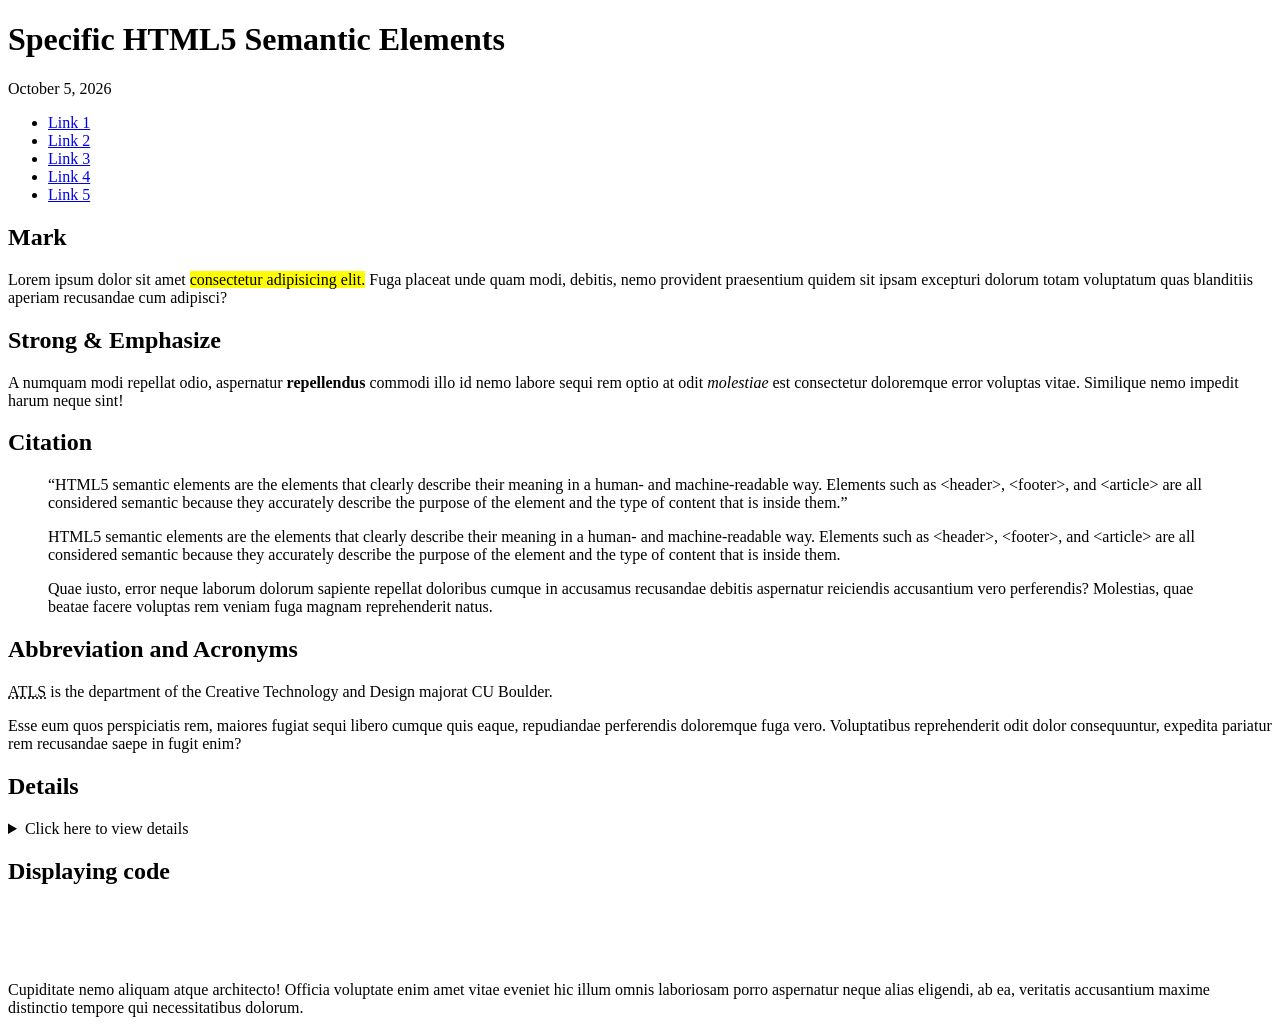
<file: wikipediapage/semantic-advanced.html>
<!DOCTYPE html>
<html lang="en">
<head>
    <meta charset="UTF-8">
    <meta name="viewport" content="width=device-width, initial-scale=1.0">
    <title>Document</title>
</head>
<body>
<header>
    <h1>Specific HTML5 Semantic Elements</h1>
    <time datetime="2026-10-05">October 5, 2026</time>
</header> 
<nav>
    <ul>
        <li><a href="#">Link 1</a></li>
        <li><a href="#">Link 2</a></li>
        <li><a href="#">Link 3</a></li>
        <li><a href="#">Link 4</a></li>
        <li><a href="#">Link 5</a></li>
    </ul>
</nav>
<main>
    <section>
        <h2>Mark</h2>
        <p>Lorem ipsum dolor sit amet <mark>consectetur adipisicing elit.</mark> Fuga placeat unde quam modi, debitis, nemo provident praesentium quidem sit ipsam excepturi dolorum totam voluptatum quas blanditiis aperiam recusandae cum adipisci?</p>
    </section>
    <section>
        <h2>Strong &amp; Emphasize</h2>
        <p>A numquam modi repellat odio, aspernatur <strong>repellendus</strong> commodi illo id nemo labore sequi rem optio at odit <em>molestiae</em> est consectetur doloremque error voluptas vitae. Similique nemo impedit harum neque sint!</p>
    </section>
    <section>
        <h2>Citation</h2>
        <blockquote cite="https://www.w3schools.com/html/html5_semantic_elements.asp">
            <q>HTML5 semantic elements are the elements that clearly describe their meaning in a human- and machine-readable way. Elements such as &lt;header&gt;, &lt;footer&gt;, and &lt;article&gt; are all considered semantic because they accurately describe the purpose of the element and the type of content that is inside them.</q>
            <p>HTML5 semantic elements are the elements that clearly describe their meaning in a human- and machine-readable way. Elements such as &lt;header&gt;, &lt;footer&gt;, and &lt;article&gt; are all considered semantic because they accurately describe the purpose of the element and the type of content that is inside them.</p>
        <p>Quae iusto, error neque laborum dolorum sapiente repellat doloribus cumque in accusamus recusandae debitis aspernatur reiciendis accusantium vero perferendis? Molestias, quae beatae facere voluptas rem veniam fuga magnam reprehenderit natus.</p>
    </section>
    <section>
        <h2>Abbreviation and Acronyms</h2>
        <abbr title="Alliance for Technology Learning and Society">ATLS</abbr> is the department of the Creative Technology and Design majorat CU Boulder.
        <p>Esse eum quos perspiciatis rem, maiores fugiat sequi libero cumque quis eaque, repudiandae perferendis doloremque fuga vero. Voluptatibus reprehenderit odit dolor consequuntur, expedita pariatur rem recusandae saepe in fugit enim?</p>
    </section>
    <section>
        <h2>Details</h2>
        <details>
            <summary>Click here to view details</summary>
            <p>Cupiditate nemo aliquam atque architecto! Officia voluptate enim amet vitae eveniet hic illum omnis laboriosam porro aspernatur neque alias eligendi, ab ea, veritatis accusantium maxime distinctio tempore qui necessitatibus dolorum.</p>
        </details>
    </section>
     <section>
        <h2>Displaying code</h2>
        <pre>
            <code>
                
            </code>
        </pre>
            <p>Cupiditate nemo aliquam atque architecto! Officia voluptate enim amet vitae eveniet hic illum omnis laboriosam porro aspernatur neque alias eligendi, ab ea, veritatis accusantium maxime distinctio tempore qui necessitatibus dolorum.</p>
    
    </section>
</main>

</body>
</html>
</file>
<file: Assignment 6/styles.css>
:root {
    --color-primary: #1B4332;
    --color-secondary: #2D6A4F;
    --color-accent: #40916C;
    --color-bg: #F8F9FA;
    --color-surface: #FFFFFF;
    --color-text: #111111;
    --color-white: #FFFFFF;
}

html {
    scroll-behavior: smooth;
}

* {
    box-sizing: border-box;
    margin: 0;
    padding: 0;
}

body {
    font-family: 'Open Sans', sans-serif;
    color: var(--color-text);
    background-color: var(--color-bg);
    line-height: 1.6;
    display: grid;
    min-height: 100vh;
    grid-template-columns: 220px 1fr 220px;
    grid-template-rows: auto auto 1fr auto;
    grid-template-areas:
        "header  header  header"
        "nav     nav     nav"
        "aside1  main    aside2"
        "footer  footer  footer";
    gap: 1.25rem;
}

.visually-hidden {
    position: absolute;
    width: 1px;
    height: 1px;
    padding: 0;
    margin: -1px;
    overflow: hidden;
    clip: rect(0, 0, 0, 0);
    white-space: nowrap;
    border: 0;
}

header {
    grid-area: header;
    background-color: var(--color-primary);
    color: var(--color-white);
    padding: 2rem 1.5rem;
    text-align: center;
}

h1, h2, h3 {
    font-family: 'Montserrat', sans-serif;
    margin-bottom: 0.75rem;
}

header h1 {
    font-size: 2.25rem;
    color: var(--color-white);
}

header p {
    font-size: 1.1rem;
    opacity: 0.95;
}

nav {
    grid-area: nav;
    background-color: var(--color-secondary);
    position: sticky;
    top: 0;
    z-index: 10;
}

nav ul {
    display: flex;
    flex-direction: row;
    justify-content: center;
    list-style: none;
}

nav a {
    display: block;
    color: var(--color-white);
    text-decoration: none;
    font-weight: 600;
    padding: 1rem 1.5rem;
    transition: background-color 0.2s ease;
}

nav a:hover,
nav a:focus {
    background-color: var(--color-accent);
    outline: 3px solid var(--color-white);
    outline-offset: -3px;
}

main {
    grid-area: main;
    background-color: var(--color-surface);
    padding: 2rem;
    border-radius: 4px;
    border: 1px solid #E2E8F0;
}

main section {
    padding-top: 1rem;
    margin-bottom: 1.5rem;
}

main h2 {
    color: var(--color-primary);
    margin-top: 0.5rem;
}

main h3 {
    color: var(--color-secondary);
    margin-top: 1rem;
}

main p {
    margin-bottom: 1rem;
}

.section-divider {
    border: 0;
    height: 1px;
    background: #E2E8F0;
    margin: 2rem 0;
}

.table-container {
    overflow-x: auto;
    margin: 1.5rem 0;
}

table {
    width: 100%;
    border-collapse: collapse;
    text-align: left;
    font-size: 0.95rem;
}

caption {
    font-weight: 600;
    margin-bottom: 0.5rem;
    text-align: left;
    color: var(--color-primary);
}

th, td {
    padding: 0.75rem 1rem;
    border: 1px solid #E2E8F0;
}

th {
    background-color: var(--color-primary);
    color: var(--color-white);
    font-family: 'Montserrat', sans-serif;
}

tr:nth-child(even) {
    background-color: #F8F9FA;
}

.sidebar-left {
    grid-area: aside1;
    background-color: var(--color-surface);
    padding: 1.5rem;
    border-left: 4px solid var(--color-accent);
    border-radius: 4px;
    border-top: 1px solid #E2E8F0;
    border-right: 1px solid #E2E8F0;
    border-bottom: 1px solid #E2E8F0;
}

.sidebar-right {
    grid-area: aside2;
    background-color: var(--color-surface);
    padding: 1.5rem;
    border-radius: 4px;
    border: 1px solid #E2E8F0;
}

.sidebar-right ul {
    list-style-type: square;
    padding-left: 1.25rem;
}

.sidebar-right li {
    margin-bottom: 0.5rem;
}

footer {
    grid-area: footer;
    background-color: var(--color-primary);
    color: var(--color-white);
    text-align: center;
    padding: 1.5rem;
    font-size: 0.95rem;
}

@media (max-width: 900px) {
    body {
        grid-template-columns: 1fr 240px;
        grid-template-rows: auto auto 1fr auto auto;
        grid-template-areas:
            "header  header"
            "nav     nav"
            "main    aside2"
            "aside1  aside1"
            "footer  footer";
    }
}

@media (max-width: 600px) {
    body {
        grid-template-columns: 1fr;
        grid-template-areas:
            "header"
            "nav"
            "main"
            "aside1"
            "aside2"
            "footer";
        gap: 1rem;
    }

    nav ul {
        flex-direction: column;
    }

    nav a {
        text-align: center;
        padding: 1.25rem;
        font-size: 1.1rem;
        border-bottom: 1px solid rgba(255, 255, 255, 0.15);
    }
}
</file>
<file: css/skip-nav-icons.css>
@import url('https://fonts.googleapis.com/icon?family=Material+Icons');
body {
    background: rgb(237, 225, 178);
}

.skip-link {
background: black;
color: #fff;
font-weight: 700;
padding: 4px;
position: absolute;
transform: translateY(-200%);
}

.skip-link:focus {
transform: translateY(-100%);
}

.skip-link {
transition: transform 0.3s;
}
</file>
<file: final-project/final.css>
:root {
  --bg-cream: #FAF8F5;
  --surface-cream-dark: #EFECE6;
  --primary-blue: #0F2C59;
  --accent-blue: #16508E;
  --text-grey: #2D343A;
  --border-grey: #6C757D;
  --white: #FFFFFF;
  --focus-ring: #D9534F;
}


*,
*::before,
*::after {
  box-sizing: border-box;
}

body {
  margin: 0;
  font-family: system-ui, -apple-system, "Segoe UI", Roboto, Helvetica, Arial, sans-serif;
  background-color: var(--bg-cream);
  color: var(--text-grey);
  line-height: 1.65;
  font-size: 1.0625rem;
}


[hidden] {
  display: none !important;
}


.skip-link {
  position: absolute;
  top: -100px;
  left: 1rem;
  background-color: var(--primary-blue);
  color: var(--white);
  padding: 0.75rem 1.25rem;
  font-weight: 700;
  text-decoration: none;
  border-radius: 0 0 6px 6px;
  z-index: 1000;
  transition: top 0.2s ease;
}

.skip-link:focus {
  top: 0;
  outline: 3px solid var(--focus-ring);
  outline-offset: 2px;
}


a:focus-visible,
button:focus-visible,
input:focus-visible,
select:focus-visible,
textarea:focus-visible {
  outline: 3px solid var(--accent-blue);
  outline-offset: 3px;
  border-radius: 2px;
}


main h1:focus {
  outline: 3px solid var(--accent-blue);
  outline-offset: 4px;
  border-radius: 2px;
}


header {
  background-color: var(--primary-blue);
  color: var(--white);
  padding: 1.25rem 2rem;
  border-bottom: 4px solid var(--accent-blue);
}

.header-container {
  max-width: 1100px;
  margin: 0 auto;
  display: flex;
  flex-wrap: wrap;
  justify-content: space-between;
  align-items: center;
  gap: 1rem;
}

.site-title {
  margin: 0;
  font-size: 1.5rem;
  letter-spacing: 0.02em;
}

.site-title a {
  color: var(--white);
  text-decoration: none;
}

nav ul {
  list-style: none;
  margin: 0;
  padding: 0;
  display: flex;
  flex-wrap: wrap;
  gap: 0.75rem;
}

nav a {
  color: var(--white);
  text-decoration: none;
  font-weight: 600;
  padding: 0.5rem 1rem;
  border-radius: 4px;
  border: 2px solid transparent;
  transition: background-color 0.2s ease;
}

nav a:hover {
  background-color: var(--accent-blue);
  text-decoration: underline;
}


nav a[aria-current="page"] {
  background-color: var(--bg-cream);
  color: var(--primary-blue);
  font-weight: 700;
}


main {
  max-width: 1100px;
  margin: 0 auto;
  padding: 2.5rem 2rem;
}

h1 {
  color: var(--primary-blue);
  font-size: 2.25rem;
  line-height: 1.2;
  margin-top: 0;
  border-bottom: 3px solid var(--primary-blue);
  padding-bottom: 0.5rem;
}

h2 {
  color: var(--primary-blue);
  font-size: 1.6rem;
  margin-top: 2rem;
}

h3 {
  color: var(--accent-blue);
  font-size: 1.25rem;
}


.grid-container {
  display: grid;
  grid-template-columns: repeat(auto-fit, minmax(280px, 1fr));
  gap: 1.5rem;
  margin-top: 1.5rem;
}

.card,
.topic-section {
  background-color: var(--white);
  border: 2px solid var(--border-grey);
  border-left: 6px solid var(--primary-blue);
  border-radius: 6px;
  padding: 1.5rem;
  margin-bottom: 1.75rem;
  box-shadow: 0 2px 6px rgba(15, 44, 89, 0.06);
}

.card h2 {
  margin-top: 0;
}


a {
  color: var(--accent-blue);
  text-decoration: underline;
  text-underline-offset: 3px;
}

a:hover {
  color: var(--primary-blue);
}

.btn {
  display: inline-block;
  background-color: var(--primary-blue);
  color: var(--white);
  text-decoration: none;
  font-weight: 700;
  padding: 0.65rem 1.25rem;
  border-radius: 4px;
  margin-top: 0.75rem;
  border: 2px solid var(--primary-blue);
}

.btn:hover {
  background-color: var(--accent-blue);
  color: var(--white);
  border-color: var(--accent-blue);
}


.table-wrapper {
  overflow-x: auto;
  margin: 1.5rem 0;
}

table {
  width: 100%;
  border-collapse: collapse;
  background-color: var(--white);
}

caption {
  font-weight: 700;
  text-align: left;
  margin-bottom: 0.5rem;
  color: var(--primary-blue);
}

th,
td {
  border: 1px solid var(--border-grey);
  padding: 0.75rem 1rem;
  text-align: left;
}

th {
  background-color: var(--primary-blue);
  color: var(--white);
}

tr:nth-child(even) {
  background-color: var(--surface-cream-dark);
}


.form-group {
  margin-bottom: 1.25rem;
}

label {
  display: block;
  font-weight: 700;
  margin-bottom: 0.35rem;
  color: var(--primary-blue);
}

input[type="text"],
input[type="email"],
textarea {
  width: 100%;
  max-width: 500px;
  padding: 0.65rem;
  border: 2px solid var(--border-grey);
  border-radius: 4px;
  font-size: 1rem;
  background-color: var(--bg-cream);
  color: var(--text-grey);
}

button[type="submit"] {
  background-color: var(--primary-blue);
  color: var(--white);
  border: none;
  padding: 0.75rem 1.5rem;
  font-size: 1rem;
  font-weight: 700;
  border-radius: 4px;
  cursor: pointer;
}

button[type="submit"]:hover {
  background-color: var(--accent-blue);
}


footer {
  background-color: var(--surface-cream-dark);
  border-top: 2px solid var(--border-grey);
  color: var(--text-grey);
  text-align: center;
  padding: 1.5rem 2rem;
  margin-top: 3rem;
}

/* Respect User Motion Preferences */
@media (prefers-reduced-motion: reduce) {
  * {
    transition: none !important;
    scroll-behavior: auto !important;
  }
}
</file>
